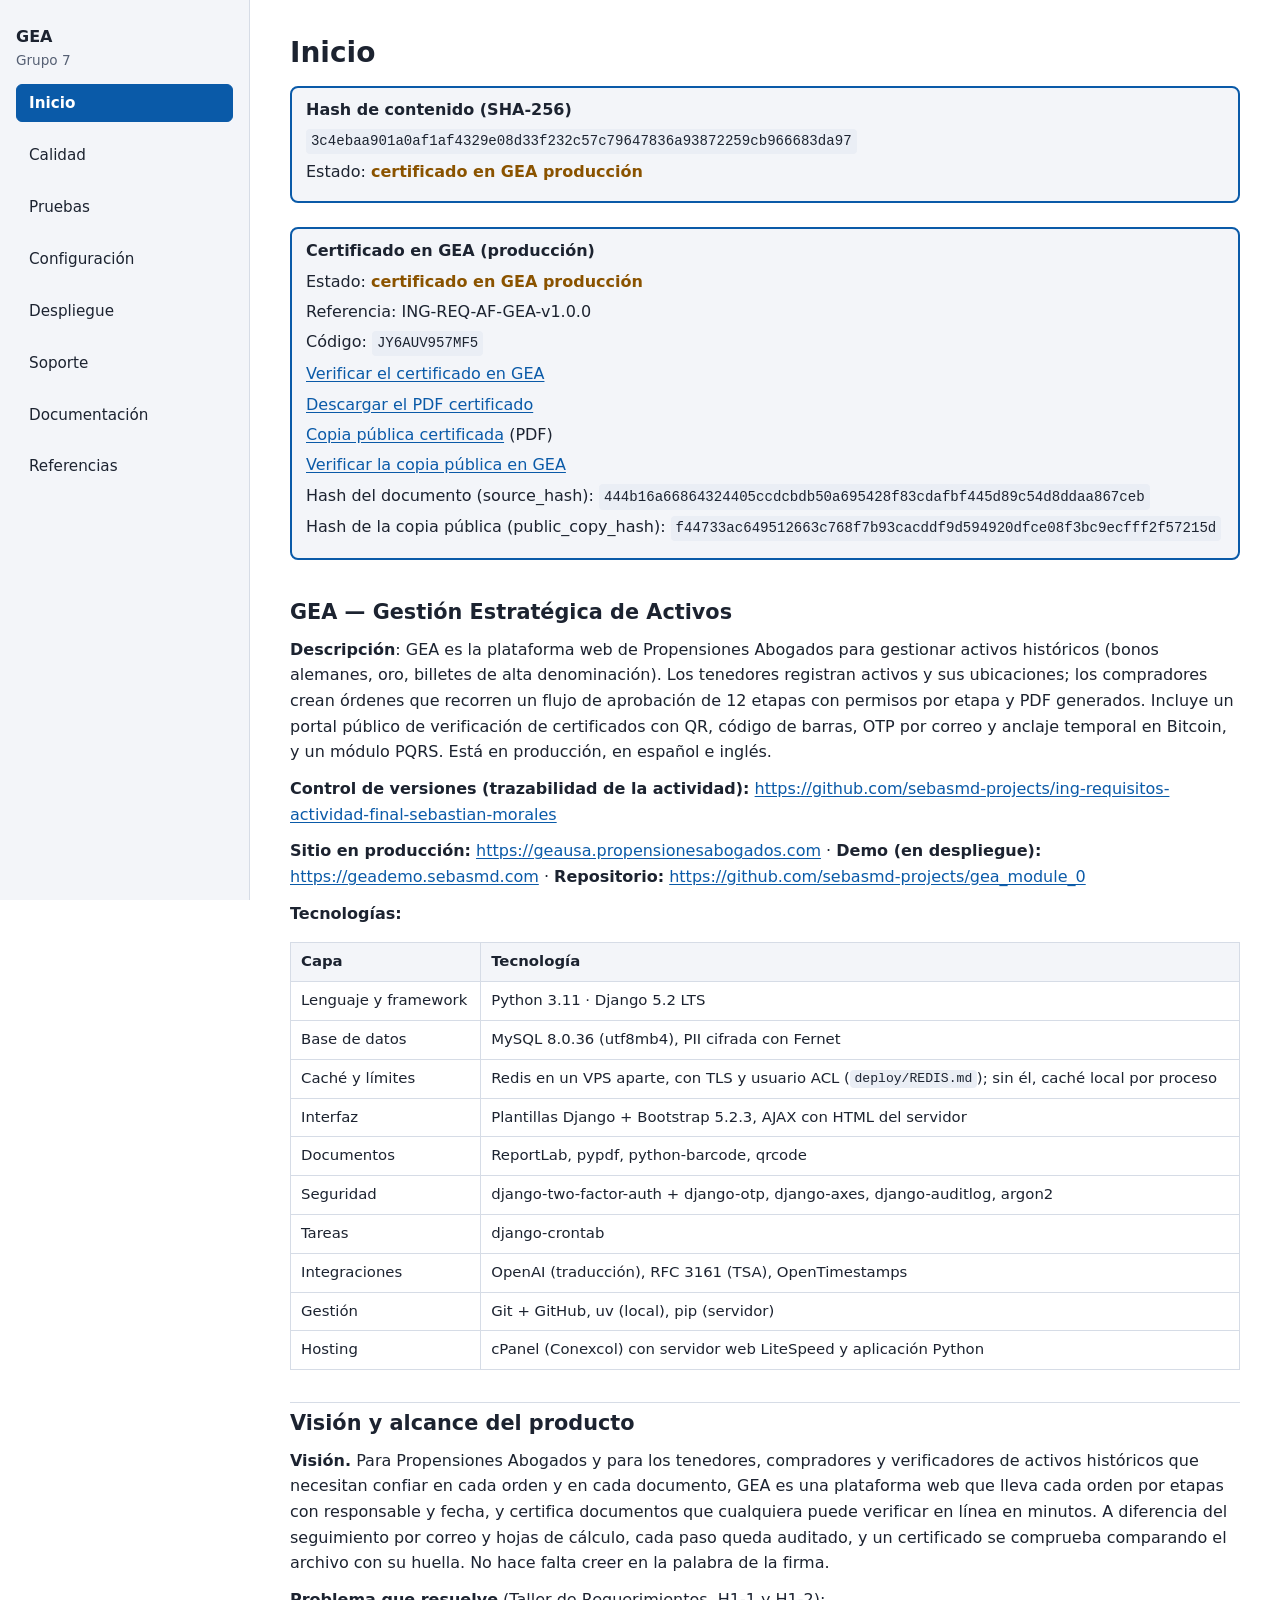
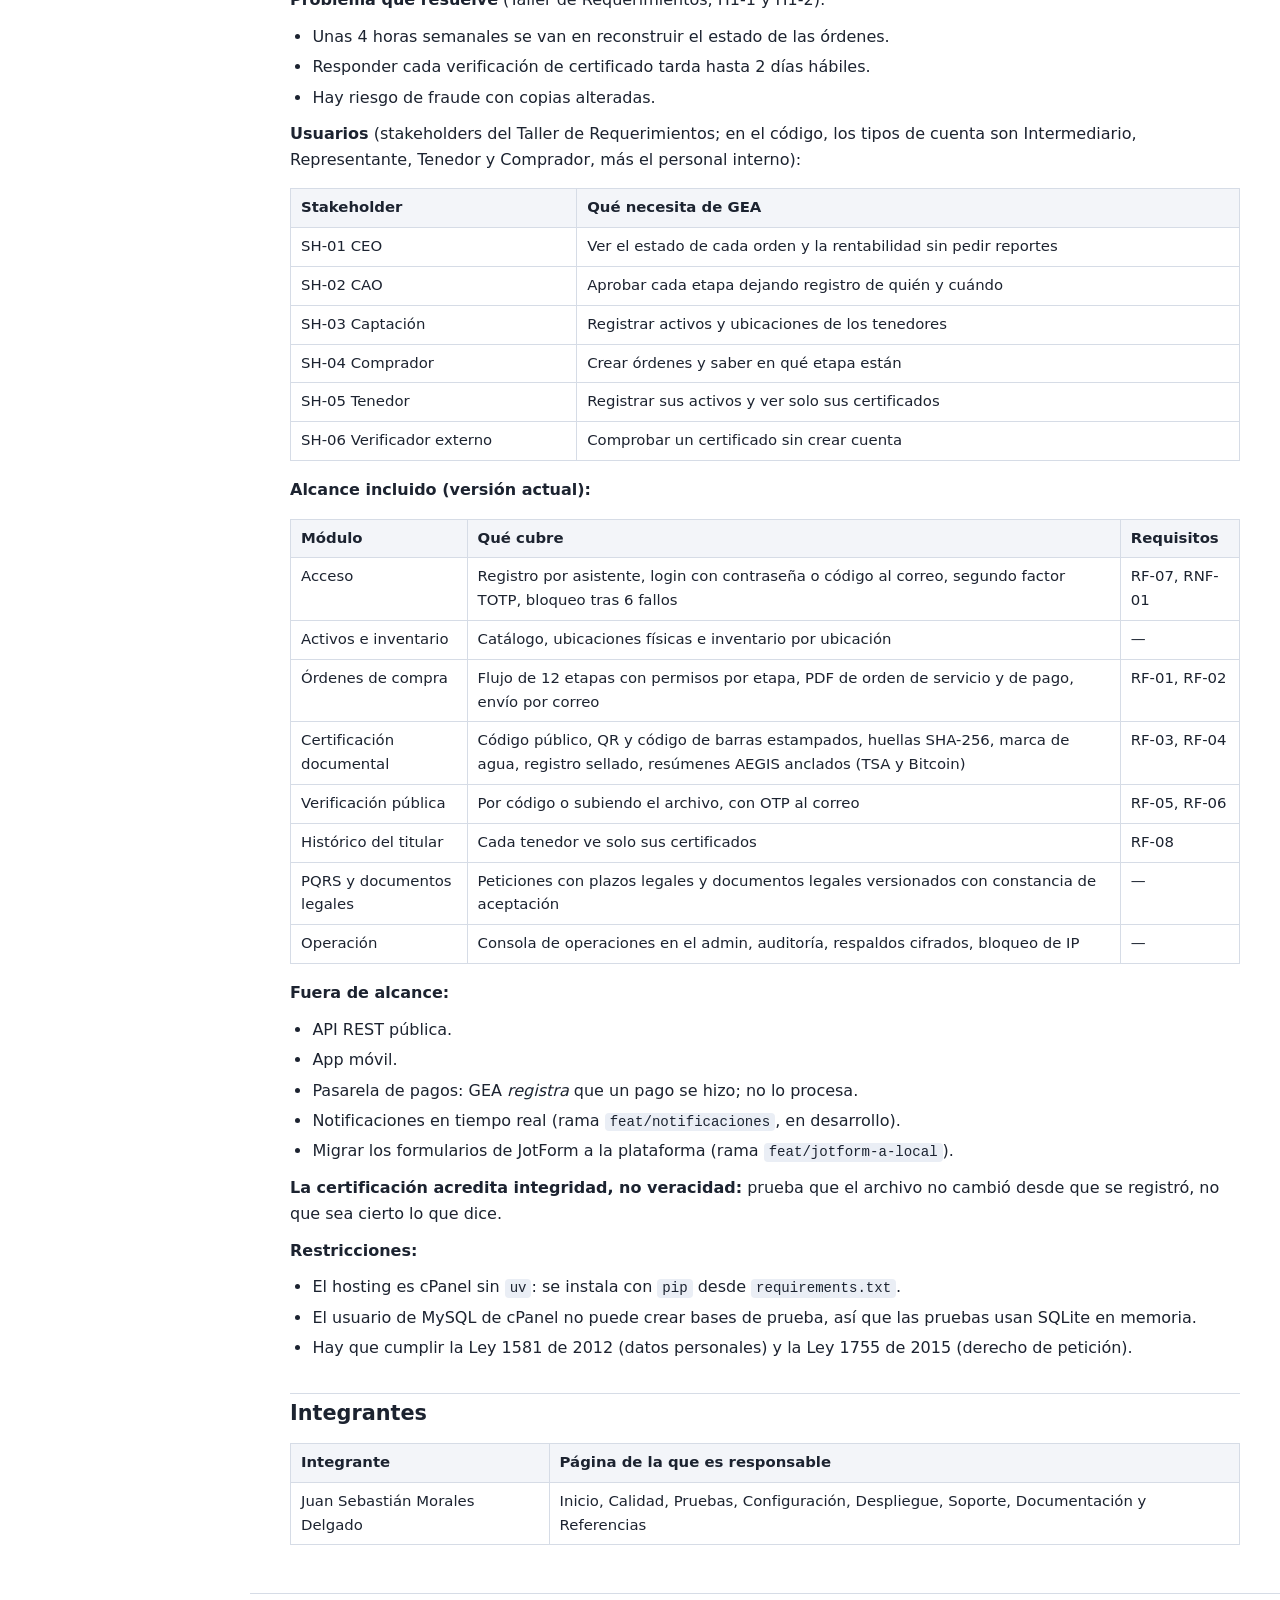
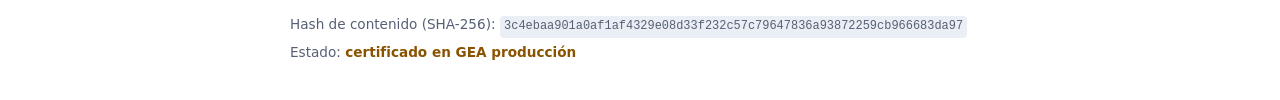
<file: site/index.html>
<!DOCTYPE html>
<html lang="es">
<head>
<meta charset="utf-8">
<meta name="viewport" content="width=device-width, initial-scale=1">
<title>Inicio — GEA Grupo 7</title>
<meta name="description" content="Inicio: GEA — Gestión Estratégica de Activos">
<link rel="stylesheet" href="assets/site.css">
</head>
<body>
<a class="skip" href="#contenido">Saltar al contenido</a>
<div class="layout">
<nav class="site-nav" aria-label="Menú principal">
<p class="brand">GEA<span>Grupo 7</span></p>
<ul>
<li><a class="current" href="index.html" aria-current="page">Inicio</a></li>
<li><a href="calidad.html">Calidad</a></li>
<li><a href="pruebas.html">Pruebas</a></li>
<li><a href="configuracion.html">Configuración</a></li>
<li><a href="despliegue.html">Despliegue</a></li>
<li><a href="soporte.html">Soporte</a></li>
<li><a href="documentacion.html">Documentación</a></li>
<li><a href="referencias.html">Referencias</a></li>
</ul>
</nav>
<div class="page">
<main id="contenido">
<h1>Inicio</h1>
<aside class="hash-box" aria-label="Hash de contenido">
<h2>Hash de contenido (SHA-256)</h2>
<p><code>3c4ebaa901a0af1af4329e08d33f232c57c79647836a93872259cb966683da97</code></p>
<p>Estado: <span class="cert-status">certificado en GEA producción</span></p>
</aside>
<aside class="hash-box cert-box" aria-label="Certificado en GEA (producción)">
<h2>Certificado en GEA (producción)</h2>
<p>Estado: <span class="cert-status">certificado en GEA producción</span></p>
<p>Referencia: ING-REQ-AF-GEA-v1.0.0</p>
<p>Código: <code>JY6AUV957MF5</code></p>
<p><a href="https://geausa.propensionesabogados.com/verify/aegis/asset/certification/42b7ab12-78c3-4af3-8407-54d47de8e767/">Verificar el certificado en GEA</a></p>
<p><a href="cert/GEA_actividad_final.pdf">Descargar el PDF certificado</a></p>
<p><a href="cert/GEA_actividad_final-copia-publica.pdf">Copia pública certificada</a> (PDF)</p>
<p><a href="https://geausa.propensionesabogados.com/api/certificates/external/42b7ab12-78c3-4af3-8407-54d47de8e767/public-copy/">Verificar la copia pública en GEA</a></p>
<p>Hash del documento (source_hash): <code>444b16a66864324405ccdcbdb50a695428f83cdafbf445d89c54d8ddaa867ceb</code></p>
<p>Hash de la copia pública (public_copy_hash): <code>f44733ac649512663c768f7b93cacddf9d594920dfce08f3bc9ecfff2f57215d</code></p>
</aside>
<h2 id="gea-gestion-estrategica-de-activos">GEA — Gestión Estratégica de Activos</h2>
<p><strong>Descripción</strong>: GEA es la plataforma web de Propensiones Abogados para gestionar activos históricos (bonos alemanes, oro, billetes de alta denominación). Los tenedores registran activos y sus ubicaciones; los compradores crean órdenes que recorren un flujo de aprobación de 12 etapas con permisos por etapa y PDF generados. Incluye un portal público de verificación de certificados con QR, código de barras, OTP por correo y anclaje temporal en Bitcoin, y un módulo PQRS. Está en producción, en español e inglés.</p>
<p><strong>Control de versiones (trazabilidad de la actividad):</strong> <a href="https://github.com/sebasmd-projects/ing-requisitos-actividad-final-sebastian-morales">https://github.com/sebasmd-projects/ing-requisitos-actividad-final-sebastian-morales</a></p>
<p><strong>Sitio en producción:</strong> <a href="https://geausa.propensionesabogados.com">https://geausa.propensionesabogados.com</a> · <strong>Demo (en despliegue):</strong> <a href="https://geademo.sebasmd.com">https://geademo.sebasmd.com</a> · <strong>Repositorio:</strong> <a href="https://github.com/sebasmd-projects/gea_module_0">https://github.com/sebasmd-projects/gea_module_0</a></p>
<p><strong>Tecnologías:</strong></p>
<div class="table-wrap"><table><thead><tr><th scope="col">Capa</th><th scope="col">Tecnología</th></tr></thead><tbody><tr><td>Lenguaje y framework</td><td>Python 3.11 · Django 5.2 LTS</td></tr><tr><td>Base de datos</td><td>MySQL 8.0.36 (utf8mb4), PII cifrada con Fernet</td></tr><tr><td>Caché y límites</td><td>Redis en un VPS aparte, con TLS y usuario ACL (<code>deploy/REDIS.md</code>); sin él, caché local por proceso</td></tr><tr><td>Interfaz</td><td>Plantillas Django + Bootstrap 5.2.3, AJAX con HTML del servidor</td></tr><tr><td>Documentos</td><td>ReportLab, pypdf, python-barcode, qrcode</td></tr><tr><td>Seguridad</td><td>django-two-factor-auth + django-otp, django-axes, django-auditlog, argon2</td></tr><tr><td>Tareas</td><td>django-crontab</td></tr><tr><td>Integraciones</td><td>OpenAI (traducción), RFC 3161 (TSA), OpenTimestamps</td></tr><tr><td>Gestión</td><td>Git + GitHub, uv (local), pip (servidor)</td></tr><tr><td>Hosting</td><td>cPanel (Conexcol) con servidor web LiteSpeed y aplicación Python</td></tr></tbody></table></div>
<h2 id="vision-y-alcance-del-producto">Visión y alcance del producto</h2>
<p><strong>Visión.</strong> Para Propensiones Abogados y para los tenedores, compradores y verificadores de activos históricos que necesitan confiar en cada orden y en cada documento, GEA es una plataforma web que lleva cada orden por etapas con responsable y fecha, y certifica documentos que cualquiera puede verificar en línea en minutos. A diferencia del seguimiento por correo y hojas de cálculo, cada paso queda auditado, y un certificado se comprueba comparando el archivo con su huella. No hace falta creer en la palabra de la firma.</p>
<p><strong>Problema que resuelve</strong> (Taller de Requerimientos, H1-1 y H1-2):</p>
<ul><li>Unas 4 horas semanales se van en reconstruir el estado de las órdenes.</li><li>Responder cada verificación de certificado tarda hasta 2 días hábiles.</li><li>Hay riesgo de fraude con copias alteradas.</li></ul>
<p><strong>Usuarios</strong> (stakeholders del Taller de Requerimientos; en el código, los tipos de cuenta son Intermediario, Representante, Tenedor y Comprador, más el personal interno):</p>
<div class="table-wrap"><table><thead><tr><th scope="col">Stakeholder</th><th scope="col">Qué necesita de GEA</th></tr></thead><tbody><tr><td>SH-01 CEO</td><td>Ver el estado de cada orden y la rentabilidad sin pedir reportes</td></tr><tr><td>SH-02 CAO</td><td>Aprobar cada etapa dejando registro de quién y cuándo</td></tr><tr><td>SH-03 Captación</td><td>Registrar activos y ubicaciones de los tenedores</td></tr><tr><td>SH-04 Comprador</td><td>Crear órdenes y saber en qué etapa están</td></tr><tr><td>SH-05 Tenedor</td><td>Registrar sus activos y ver solo sus certificados</td></tr><tr><td>SH-06 Verificador externo</td><td>Comprobar un certificado sin crear cuenta</td></tr></tbody></table></div>
<p><strong>Alcance incluido (versión actual):</strong></p>
<div class="table-wrap"><table><thead><tr><th scope="col">Módulo</th><th scope="col">Qué cubre</th><th scope="col">Requisitos</th></tr></thead><tbody><tr><td>Acceso</td><td>Registro por asistente, login con contraseña o código al correo, segundo factor TOTP, bloqueo tras 6 fallos</td><td>RF-07, RNF-01</td></tr><tr><td>Activos e inventario</td><td>Catálogo, ubicaciones físicas e inventario por ubicación</td><td>—</td></tr><tr><td>Órdenes de compra</td><td>Flujo de 12 etapas con permisos por etapa, PDF de orden de servicio y de pago, envío por correo</td><td>RF-01, RF-02</td></tr><tr><td>Certificación documental</td><td>Código público, QR y código de barras estampados, huellas SHA-256, marca de agua, registro sellado, resúmenes AEGIS anclados (TSA y Bitcoin)</td><td>RF-03, RF-04</td></tr><tr><td>Verificación pública</td><td>Por código o subiendo el archivo, con OTP al correo</td><td>RF-05, RF-06</td></tr><tr><td>Histórico del titular</td><td>Cada tenedor ve solo sus certificados</td><td>RF-08</td></tr><tr><td>PQRS y documentos legales</td><td>Peticiones con plazos legales y documentos legales versionados con constancia de aceptación</td><td>—</td></tr><tr><td>Operación</td><td>Consola de operaciones en el admin, auditoría, respaldos cifrados, bloqueo de IP</td><td>—</td></tr></tbody></table></div>
<p><strong>Fuera de alcance:</strong></p>
<ul><li>API REST pública.</li><li>App móvil.</li><li>Pasarela de pagos: GEA <em>registra</em> que un pago se hizo; no lo procesa.</li><li>Notificaciones en tiempo real (rama <code>feat/notificaciones</code>, en desarrollo).</li><li>Migrar los formularios de JotForm a la plataforma (rama <code>feat/jotform-a-local</code>).</li></ul>
<p><strong>La certificación acredita integridad, no veracidad:</strong> prueba que el archivo no cambió desde que se registró, no que sea cierto lo que dice.</p>
<p><strong>Restricciones:</strong></p>
<ul><li>El hosting es cPanel sin <code>uv</code>: se instala con <code>pip</code> desde <code>requirements.txt</code>.</li><li>El usuario de MySQL de cPanel no puede crear bases de prueba, así que las pruebas usan SQLite en memoria.</li><li>Hay que cumplir la Ley 1581 de 2012 (datos personales) y la Ley 1755 de 2015 (derecho de petición).</li></ul>
<h2 id="integrantes">Integrantes</h2>
<div class="table-wrap"><table><thead><tr><th scope="col">Integrante</th><th scope="col">Página de la que es responsable</th></tr></thead><tbody><tr><td>Juan Sebastián Morales Delgado</td><td>Inicio, Calidad, Pruebas, Configuración, Despliegue, Soporte, Documentación y Referencias</td></tr></tbody></table></div>
</main>
<footer class="site-footer">
<p>Hash de contenido (SHA-256): <code>3c4ebaa901a0af1af4329e08d33f232c57c79647836a93872259cb966683da97</code></p>
<p>Estado: <span class="cert-status">certificado en GEA producción</span></p>
</footer>
</div>
</div>
</body>
</html>
</file>
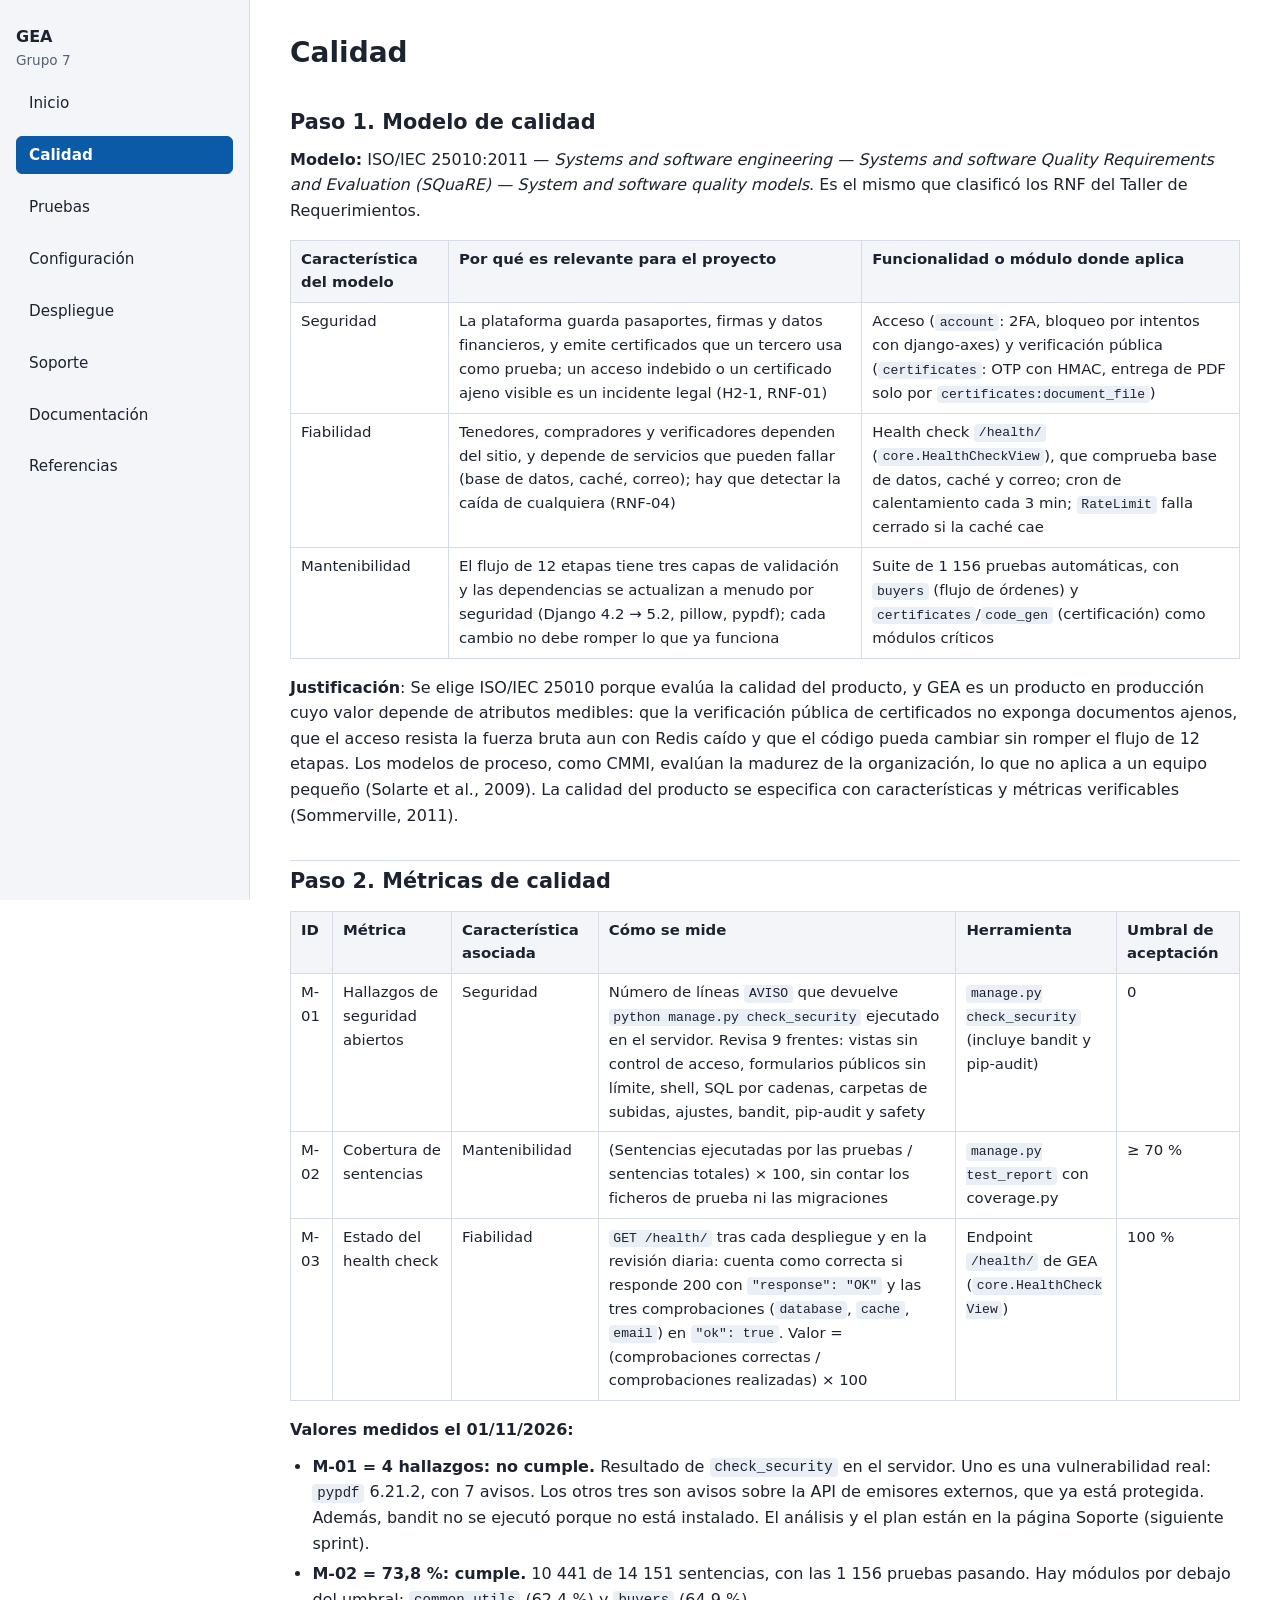
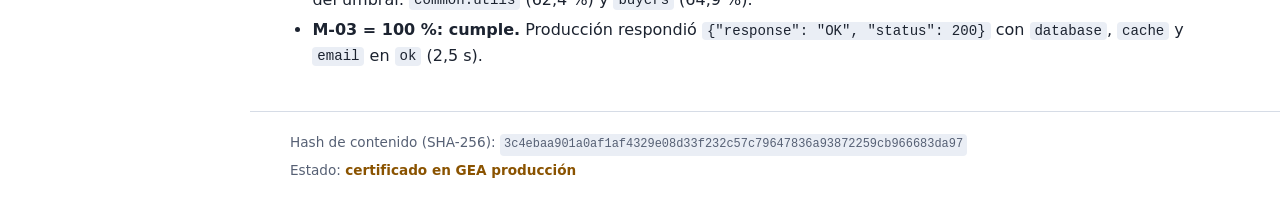
<file: site/calidad.html>
<!DOCTYPE html>
<html lang="es">
<head>
<meta charset="utf-8">
<meta name="viewport" content="width=device-width, initial-scale=1">
<title>Calidad — GEA Grupo 7</title>
<meta name="description" content="Calidad: GEA — Gestión Estratégica de Activos">
<link rel="stylesheet" href="assets/site.css">
</head>
<body>
<a class="skip" href="#contenido">Saltar al contenido</a>
<div class="layout">
<nav class="site-nav" aria-label="Menú principal">
<p class="brand">GEA<span>Grupo 7</span></p>
<ul>
<li><a href="index.html">Inicio</a></li>
<li><a class="current" href="calidad.html" aria-current="page">Calidad</a></li>
<li><a href="pruebas.html">Pruebas</a></li>
<li><a href="configuracion.html">Configuración</a></li>
<li><a href="despliegue.html">Despliegue</a></li>
<li><a href="soporte.html">Soporte</a></li>
<li><a href="documentacion.html">Documentación</a></li>
<li><a href="referencias.html">Referencias</a></li>
</ul>
</nav>
<div class="page">
<main id="contenido">
<h1>Calidad</h1>
<h2 id="paso-1-modelo-de-calidad">Paso 1. Modelo de calidad</h2>
<p><strong>Modelo:</strong> ISO/IEC 25010:2011 — <em>Systems and software engineering — Systems and software Quality Requirements and Evaluation (SQuaRE) — System and software quality models</em>. Es el mismo que clasificó los RNF del Taller de Requerimientos.</p>
<div class="table-wrap"><table><thead><tr><th scope="col">Característica del modelo</th><th scope="col">Por qué es relevante para el proyecto</th><th scope="col">Funcionalidad o módulo donde aplica</th></tr></thead><tbody><tr><td>Seguridad</td><td>La plataforma guarda pasaportes, firmas y datos financieros, y emite certificados que un tercero usa como prueba; un acceso indebido o un certificado ajeno visible es un incidente legal (H2-1, RNF-01)</td><td>Acceso (<code>account</code>: 2FA, bloqueo por intentos con django-axes) y verificación pública (<code>certificates</code>: OTP con HMAC, entrega de PDF solo por <code>certificates:document_file</code>)</td></tr><tr><td>Fiabilidad</td><td>Tenedores, compradores y verificadores dependen del sitio, y depende de servicios que pueden fallar (base de datos, caché, correo); hay que detectar la caída de cualquiera (RNF-04)</td><td>Health check <code>/health/</code> (<code>core.HealthCheckView</code>), que comprueba base de datos, caché y correo; cron de calentamiento cada 3 min; <code>RateLimit</code> falla cerrado si la caché cae</td></tr><tr><td>Mantenibilidad</td><td>El flujo de 12 etapas tiene tres capas de validación y las dependencias se actualizan a menudo por seguridad (Django 4.2 → 5.2, pillow, pypdf); cada cambio no debe romper lo que ya funciona</td><td>Suite de 1 156 pruebas automáticas, con <code>buyers</code> (flujo de órdenes) y <code>certificates</code>/<code>code_gen</code> (certificación) como módulos críticos</td></tr></tbody></table></div>
<p><strong>Justificación</strong>: Se elige ISO/IEC 25010 porque evalúa la calidad del producto, y GEA es un producto en producción cuyo valor depende de atributos medibles: que la verificación pública de certificados no exponga documentos ajenos, que el acceso resista la fuerza bruta aun con Redis caído y que el código pueda cambiar sin romper el flujo de 12 etapas. Los modelos de proceso, como CMMI, evalúan la madurez de la organización, lo que no aplica a un equipo pequeño (Solarte et al., 2009). La calidad del producto se especifica con características y métricas verificables (Sommerville, 2011).</p>
<h2 id="paso-2-metricas-de-calidad">Paso 2. Métricas de calidad</h2>
<div class="table-wrap"><table><thead><tr><th scope="col">ID</th><th scope="col">Métrica</th><th scope="col">Característica asociada</th><th scope="col">Cómo se mide</th><th scope="col">Herramienta</th><th scope="col">Umbral de aceptación</th></tr></thead><tbody><tr><td>M-01</td><td>Hallazgos de seguridad abiertos</td><td>Seguridad</td><td>Número de líneas <code>AVISO</code> que devuelve <code>python manage.py check_security</code> ejecutado en el servidor. Revisa 9 frentes: vistas sin control de acceso, formularios públicos sin límite, shell, SQL por cadenas, carpetas de subidas, ajustes, bandit, pip-audit y safety</td><td><code>manage.py check_security</code> (incluye bandit y pip-audit)</td><td>0</td></tr><tr><td>M-02</td><td>Cobertura de sentencias</td><td>Mantenibilidad</td><td>(Sentencias ejecutadas por las pruebas / sentencias totales) × 100, sin contar los ficheros de prueba ni las migraciones</td><td><code>manage.py test_report</code> con coverage.py</td><td>≥ 70 %</td></tr><tr><td>M-03</td><td>Estado del health check</td><td>Fiabilidad</td><td><code>GET /health/</code> tras cada despliegue y en la revisión diaria: cuenta como correcta si responde 200 con <code>"response": "OK"</code> y las tres comprobaciones (<code>database</code>, <code>cache</code>, <code>email</code>) en <code>"ok": true</code>. Valor = (comprobaciones correctas / comprobaciones realizadas) × 100</td><td>Endpoint <code>/health/</code> de GEA (<code>core.HealthCheckView</code>)</td><td>100 %</td></tr></tbody></table></div>
<p><strong>Valores medidos el 01/11/2026:</strong></p>
<ul><li><strong>M-01 = 4 hallazgos: no cumple.</strong> Resultado de <code>check_security</code> en el servidor. Uno es una vulnerabilidad real: <code>pypdf</code> 6.21.2, con 7 avisos. Los otros tres son avisos sobre la API de emisores externos, que ya está protegida. Además, bandit no se ejecutó porque no está instalado. El análisis y el plan están en la página Soporte (siguiente sprint).</li><li><strong>M-02 = 73,8 %: cumple.</strong> 10 441 de 14 151 sentencias, con las 1 156 pruebas pasando. Hay módulos por debajo del umbral: <code>common.utils</code> (62,4 %) y <code>buyers</code> (64,9 %).</li><li><strong>M-03 = 100 %: cumple.</strong> Producción respondió <code>{"response": "OK", "status": 200}</code> con <code>database</code>, <code>cache</code> y <code>email</code> en <code>ok</code> (2,5 s).</li></ul>
</main>
<footer class="site-footer">
<p>Hash de contenido (SHA-256): <code>3c4ebaa901a0af1af4329e08d33f232c57c79647836a93872259cb966683da97</code></p>
<p>Estado: <span class="cert-status">certificado en GEA producción</span></p>
</footer>
</div>
</div>
</body>
</html>
</file>
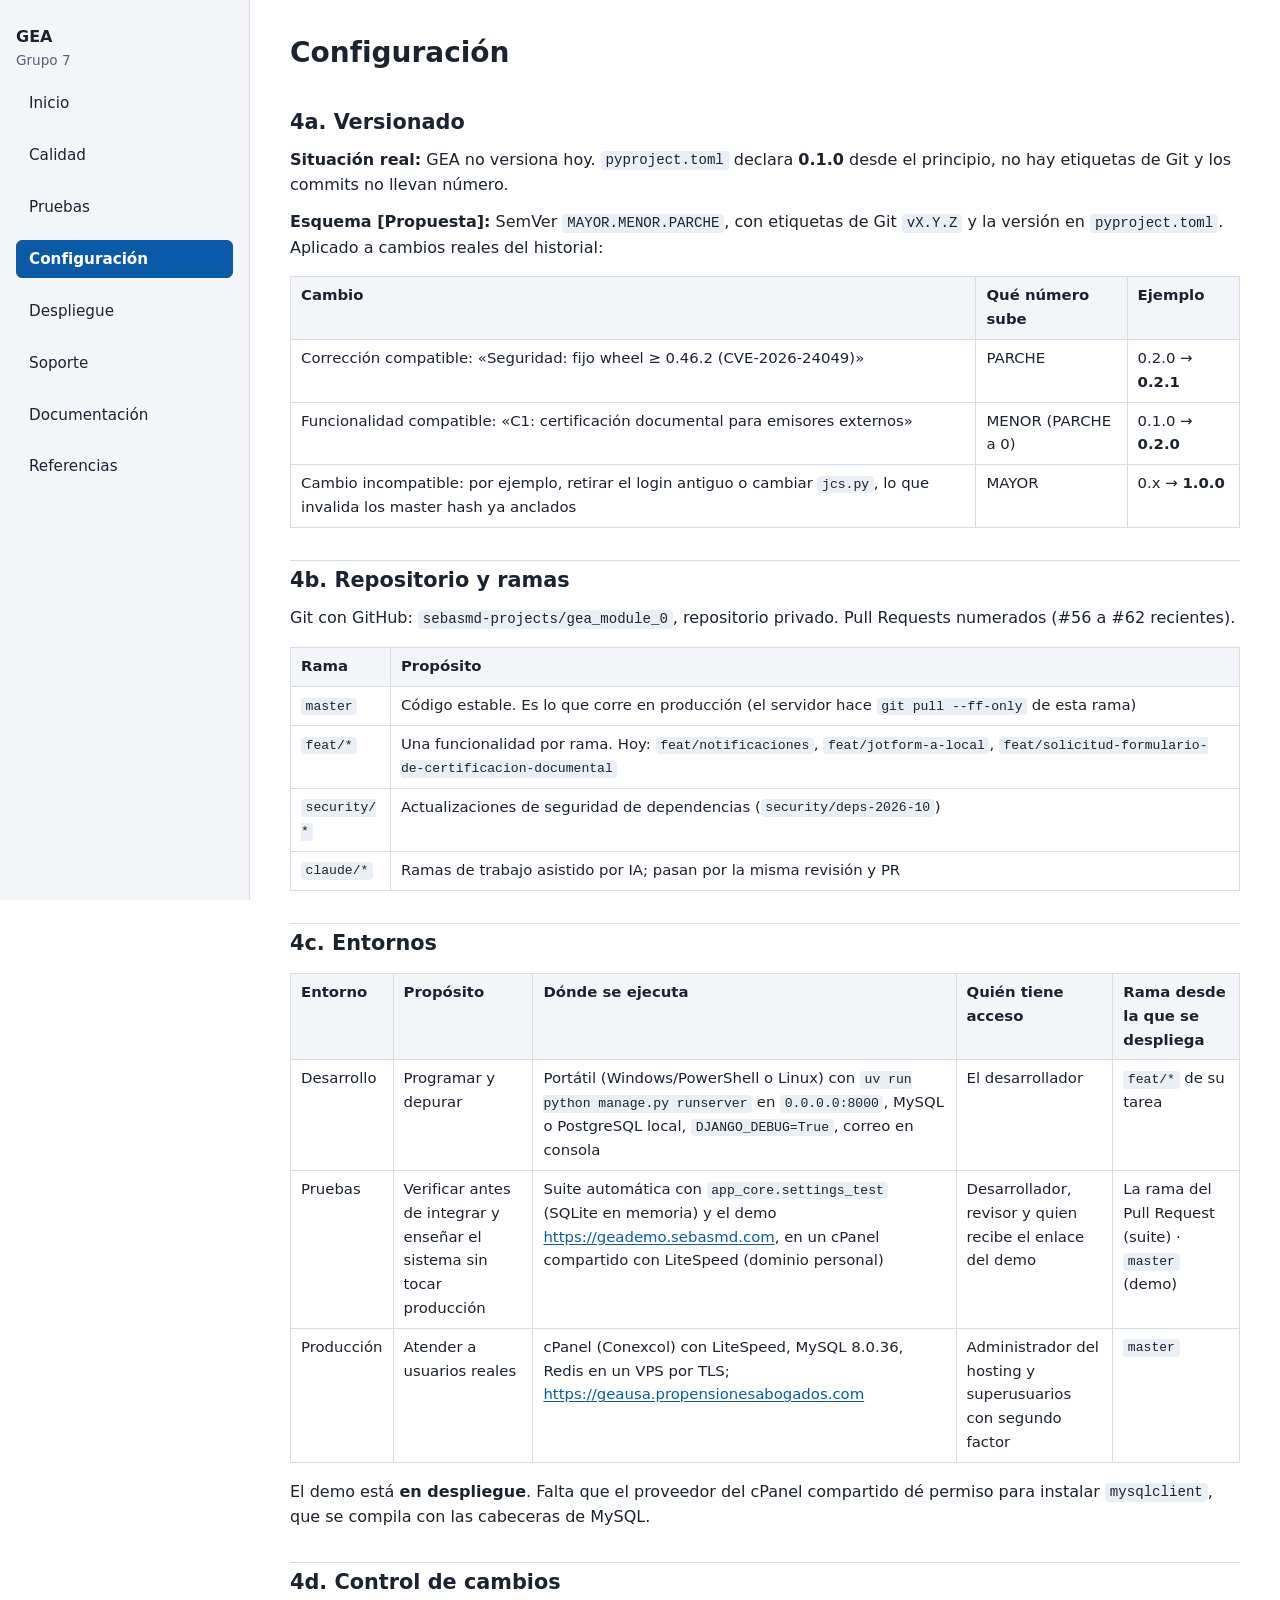
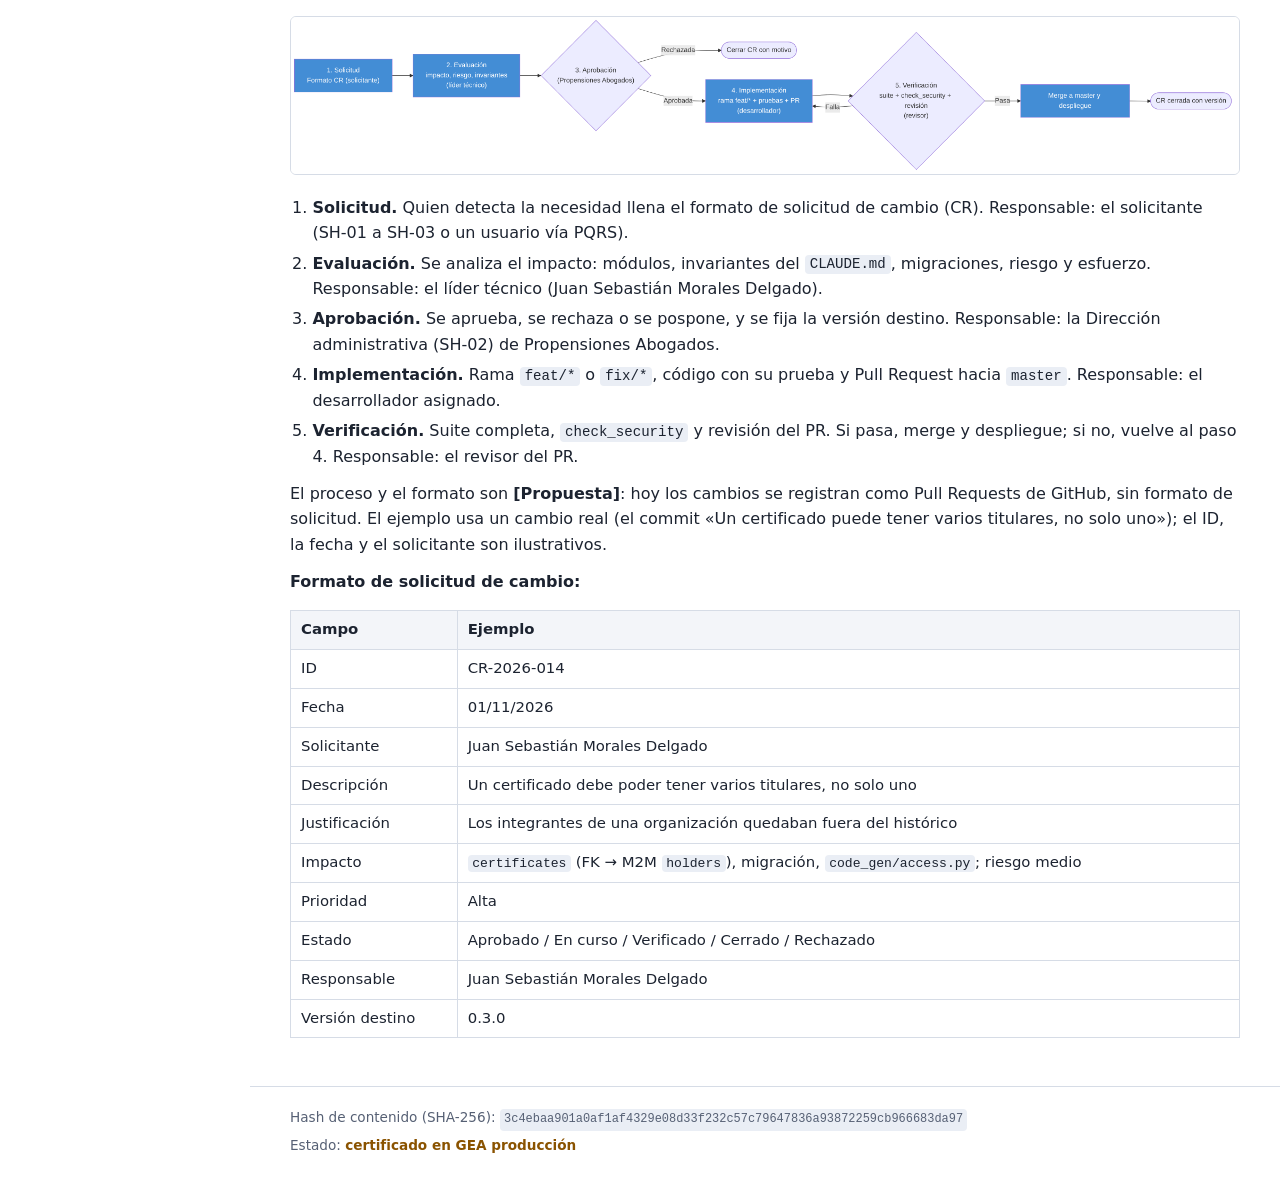
<file: site/configuracion.html>
<!DOCTYPE html>
<html lang="es">
<head>
<meta charset="utf-8">
<meta name="viewport" content="width=device-width, initial-scale=1">
<title>Configuración — GEA Grupo 7</title>
<meta name="description" content="Configuración: GEA — Gestión Estratégica de Activos">
<link rel="stylesheet" href="assets/site.css">
</head>
<body>
<a class="skip" href="#contenido">Saltar al contenido</a>
<div class="layout">
<nav class="site-nav" aria-label="Menú principal">
<p class="brand">GEA<span>Grupo 7</span></p>
<ul>
<li><a href="index.html">Inicio</a></li>
<li><a href="calidad.html">Calidad</a></li>
<li><a href="pruebas.html">Pruebas</a></li>
<li><a class="current" href="configuracion.html" aria-current="page">Configuración</a></li>
<li><a href="despliegue.html">Despliegue</a></li>
<li><a href="soporte.html">Soporte</a></li>
<li><a href="documentacion.html">Documentación</a></li>
<li><a href="referencias.html">Referencias</a></li>
</ul>
</nav>
<div class="page">
<main id="contenido">
<h1>Configuración</h1>
<h2 id="4a-versionado">4a. Versionado</h2>
<p><strong>Situación real:</strong> GEA no versiona hoy. <code>pyproject.toml</code> declara <strong>0.1.0</strong> desde el principio, no hay etiquetas de Git y los commits no llevan número.</p>
<p><strong>Esquema [Propuesta]:</strong> SemVer <code>MAYOR.MENOR.PARCHE</code>, con etiquetas de Git <code>vX.Y.Z</code> y la versión en <code>pyproject.toml</code>. Aplicado a cambios reales del historial:</p>
<div class="table-wrap"><table><thead><tr><th scope="col">Cambio</th><th scope="col">Qué número sube</th><th scope="col">Ejemplo</th></tr></thead><tbody><tr><td>Corrección compatible: «Seguridad: fijo wheel ≥ 0.46.2 (CVE-2026-24049)»</td><td>PARCHE</td><td>0.2.0 → <strong>0.2.1</strong></td></tr><tr><td>Funcionalidad compatible: «C1: certificación documental para emisores externos»</td><td>MENOR (PARCHE a 0)</td><td>0.1.0 → <strong>0.2.0</strong></td></tr><tr><td>Cambio incompatible: por ejemplo, retirar el login antiguo o cambiar <code>jcs.py</code>, lo que invalida los master hash ya anclados</td><td>MAYOR</td><td>0.x → <strong>1.0.0</strong></td></tr></tbody></table></div>
<h2 id="4b-repositorio-y-ramas">4b. Repositorio y ramas</h2>
<p>Git con GitHub: <code>sebasmd-projects/gea_module_0</code>, repositorio privado. Pull Requests numerados (#56 a #62 recientes).</p>
<div class="table-wrap"><table><thead><tr><th scope="col">Rama</th><th scope="col">Propósito</th></tr></thead><tbody><tr><td><code>master</code></td><td>Código estable. Es lo que corre en producción (el servidor hace <code>git pull --ff-only</code> de esta rama)</td></tr><tr><td><code>feat/*</code></td><td>Una funcionalidad por rama. Hoy: <code>feat/notificaciones</code>, <code>feat/jotform-a-local</code>, <code>feat/solicitud-formulario-de-certificacion-documental</code></td></tr><tr><td><code>security/*</code></td><td>Actualizaciones de seguridad de dependencias (<code>security/deps-2026-10</code>)</td></tr><tr><td><code>claude/*</code></td><td>Ramas de trabajo asistido por IA; pasan por la misma revisión y PR</td></tr></tbody></table></div>
<h2 id="4c-entornos">4c. Entornos</h2>
<div class="table-wrap"><table><thead><tr><th scope="col">Entorno</th><th scope="col">Propósito</th><th scope="col">Dónde se ejecuta</th><th scope="col">Quién tiene acceso</th><th scope="col">Rama desde la que se despliega</th></tr></thead><tbody><tr><td>Desarrollo</td><td>Programar y depurar</td><td>Portátil (Windows/PowerShell o Linux) con <code>uv run python manage.py runserver</code> en <code>0.0.0.0:8000</code>, MySQL o PostgreSQL local, <code>DJANGO_DEBUG=True</code>, correo en consola</td><td>El desarrollador</td><td><code>feat/*</code> de su tarea</td></tr><tr><td>Pruebas</td><td>Verificar antes de integrar y enseñar el sistema sin tocar producción</td><td>Suite automática con <code>app_core.settings_test</code> (SQLite en memoria) y el demo <a href="https://geademo.sebasmd.com">https://geademo.sebasmd.com</a>, en un cPanel compartido con LiteSpeed (dominio personal)</td><td>Desarrollador, revisor y quien recibe el enlace del demo</td><td>La rama del Pull Request (suite) · <code>master</code> (demo)</td></tr><tr><td>Producción</td><td>Atender a usuarios reales</td><td>cPanel (Conexcol) con LiteSpeed, MySQL 8.0.36, Redis en un VPS por TLS; <a href="https://geausa.propensionesabogados.com">https://geausa.propensionesabogados.com</a></td><td>Administrador del hosting y superusuarios con segundo factor</td><td><code>master</code></td></tr></tbody></table></div>
<p>El demo está <strong>en despliegue</strong>. Falta que el proveedor del cPanel compartido dé permiso para instalar <code>mysqlclient</code>, que se compila con las cabeceras de MySQL.</p>
<h2 id="4d-control-de-cambios">4d. Control de cambios</h2>
<figure><a href="img/10-flujo-control-cambios.png"><img src="img/10-flujo-control-cambios.png" alt="10 flujo control cambios" width="3568" height="588" loading="lazy"></a></figure>
<ol><li><strong>Solicitud.</strong> Quien detecta la necesidad llena el formato de solicitud de cambio (CR). Responsable: el solicitante (SH-01 a SH-03 o un usuario vía PQRS).</li><li><strong>Evaluación.</strong> Se analiza el impacto: módulos, invariantes del <code>CLAUDE.md</code>, migraciones, riesgo y esfuerzo. Responsable: el líder técnico (Juan Sebastián Morales Delgado).</li><li><strong>Aprobación.</strong> Se aprueba, se rechaza o se pospone, y se fija la versión destino. Responsable: la Dirección administrativa (SH-02) de Propensiones Abogados.</li><li><strong>Implementación.</strong> Rama <code>feat/*</code> o <code>fix/*</code>, código con su prueba y Pull Request hacia <code>master</code>. Responsable: el desarrollador asignado.</li><li><strong>Verificación.</strong> Suite completa, <code>check_security</code> y revisión del PR. Si pasa, merge y despliegue; si no, vuelve al paso 4. Responsable: el revisor del PR.</li></ol>
<p>El proceso y el formato son <strong>[Propuesta]</strong>: hoy los cambios se registran como Pull Requests de GitHub, sin formato de solicitud. El ejemplo usa un cambio real (el commit «Un certificado puede tener varios titulares, no solo uno»); el ID, la fecha y el solicitante son ilustrativos.</p>
<p><strong>Formato de solicitud de cambio:</strong></p>
<div class="table-wrap"><table><thead><tr><th scope="col">Campo</th><th scope="col">Ejemplo</th></tr></thead><tbody><tr><td>ID</td><td>CR-2026-014</td></tr><tr><td>Fecha</td><td>01/11/2026</td></tr><tr><td>Solicitante</td><td>Juan Sebastián Morales Delgado</td></tr><tr><td>Descripción</td><td>Un certificado debe poder tener varios titulares, no solo uno</td></tr><tr><td>Justificación</td><td>Los integrantes de una organización quedaban fuera del histórico</td></tr><tr><td>Impacto</td><td><code>certificates</code> (FK → M2M <code>holders</code>), migración, <code>code_gen/access.py</code>; riesgo medio</td></tr><tr><td>Prioridad</td><td>Alta</td></tr><tr><td>Estado</td><td>Aprobado / En curso / Verificado / Cerrado / Rechazado</td></tr><tr><td>Responsable</td><td>Juan Sebastián Morales Delgado</td></tr><tr><td>Versión destino</td><td>0.3.0</td></tr></tbody></table></div>
</main>
<footer class="site-footer">
<p>Hash de contenido (SHA-256): <code>3c4ebaa901a0af1af4329e08d33f232c57c79647836a93872259cb966683da97</code></p>
<p>Estado: <span class="cert-status">certificado en GEA producción</span></p>
</footer>
</div>
</div>
</body>
</html>
</file>
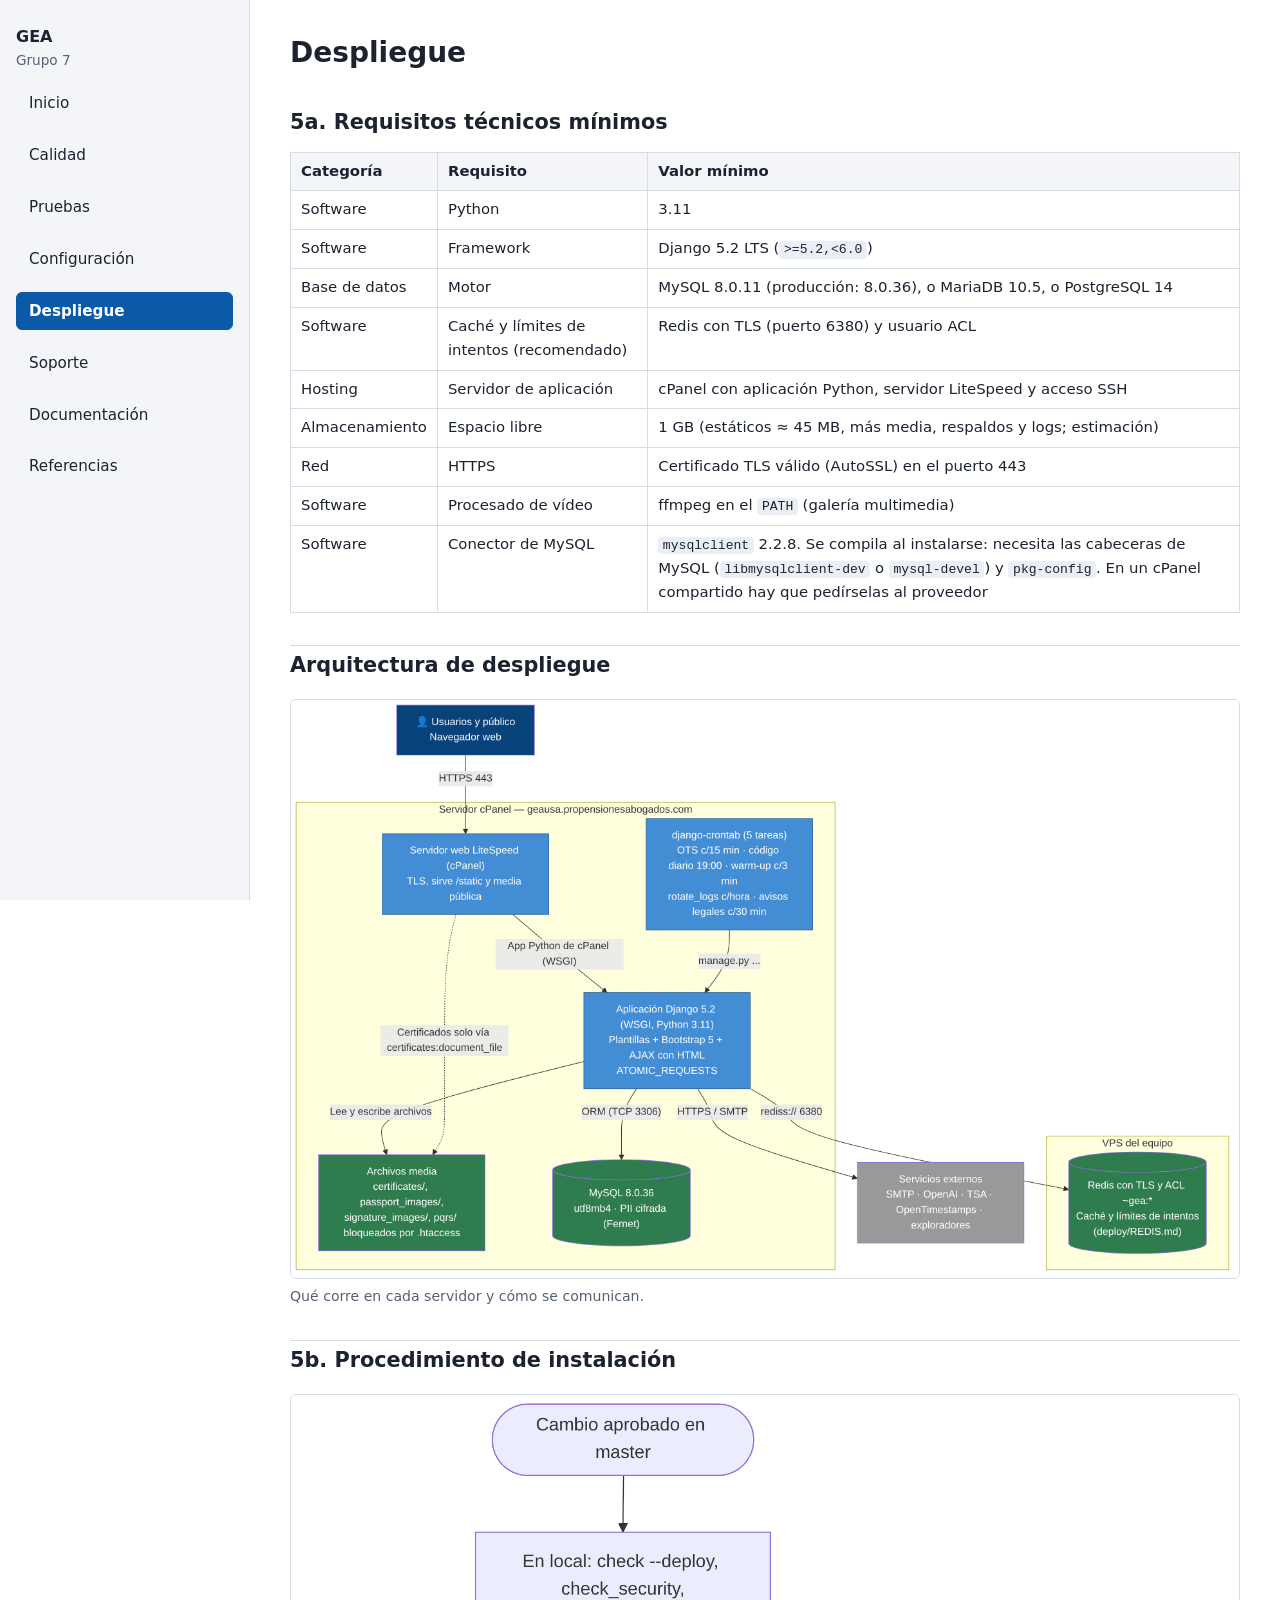
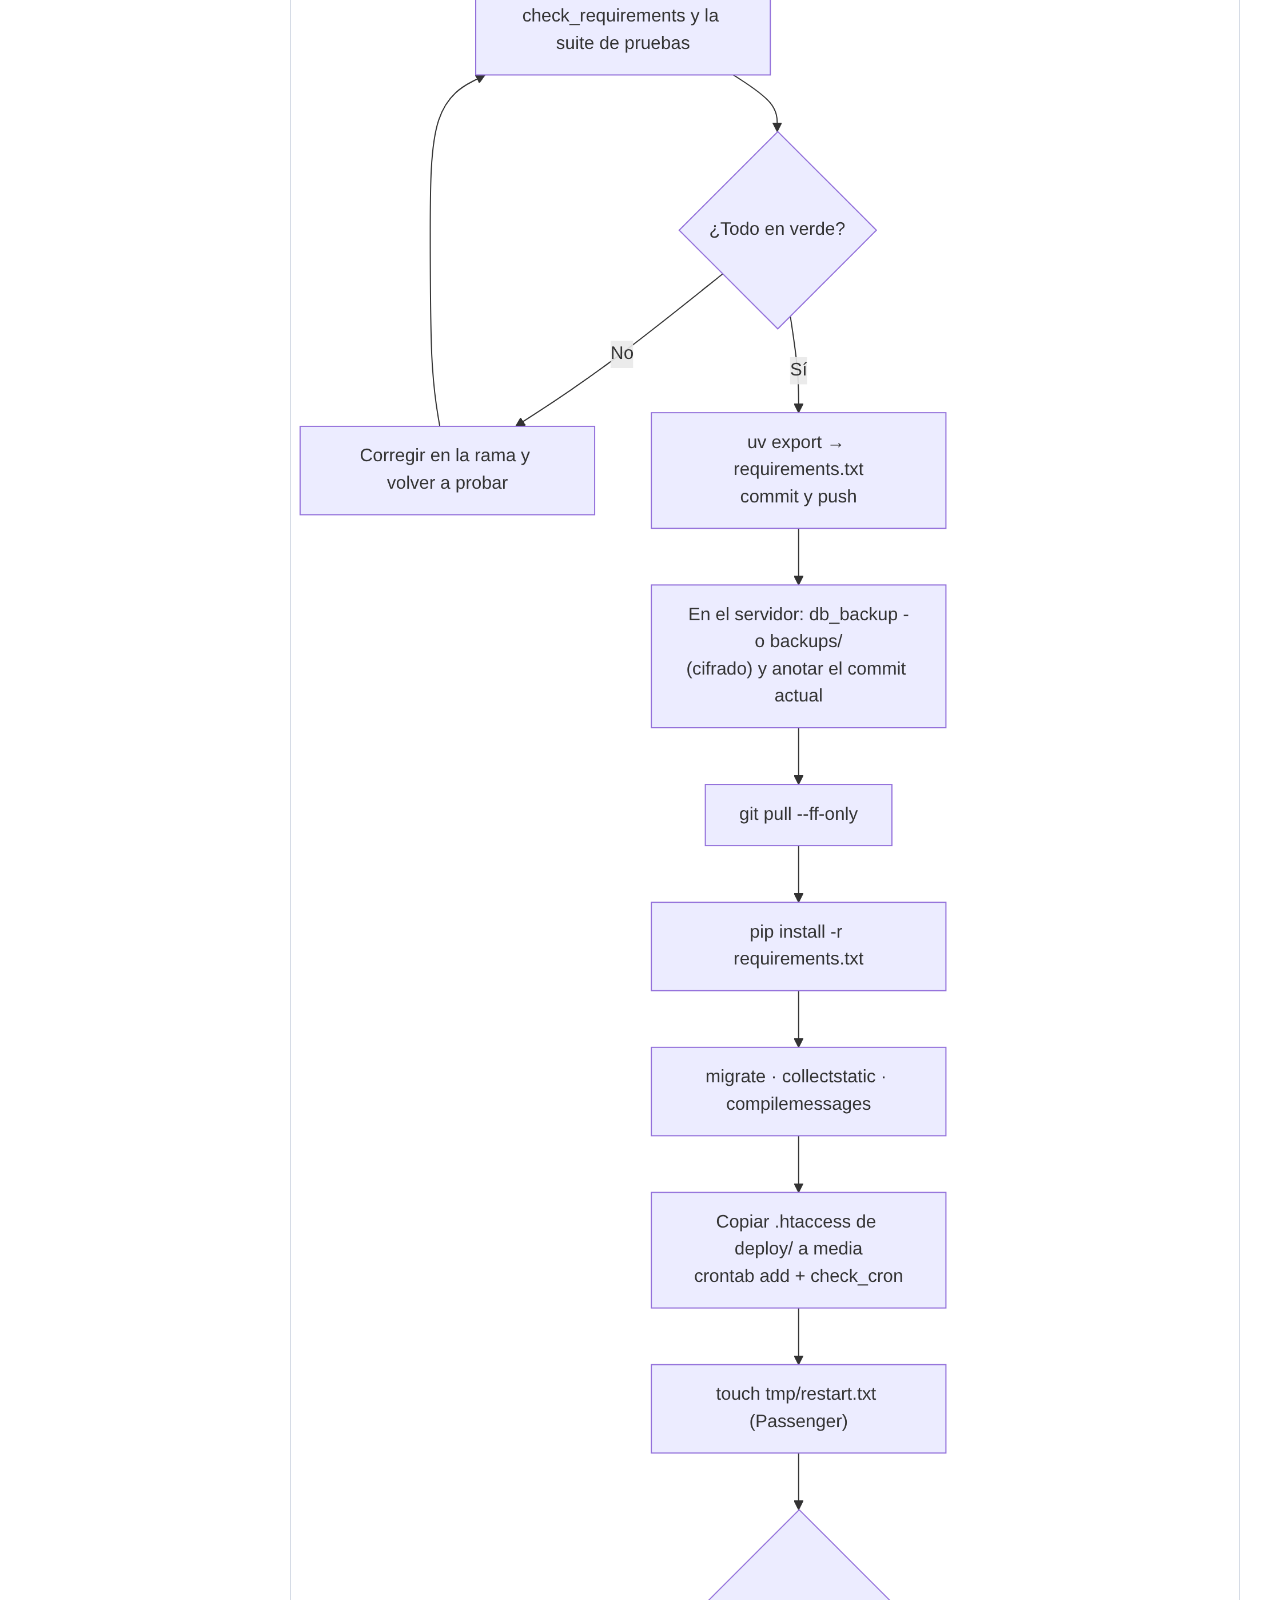
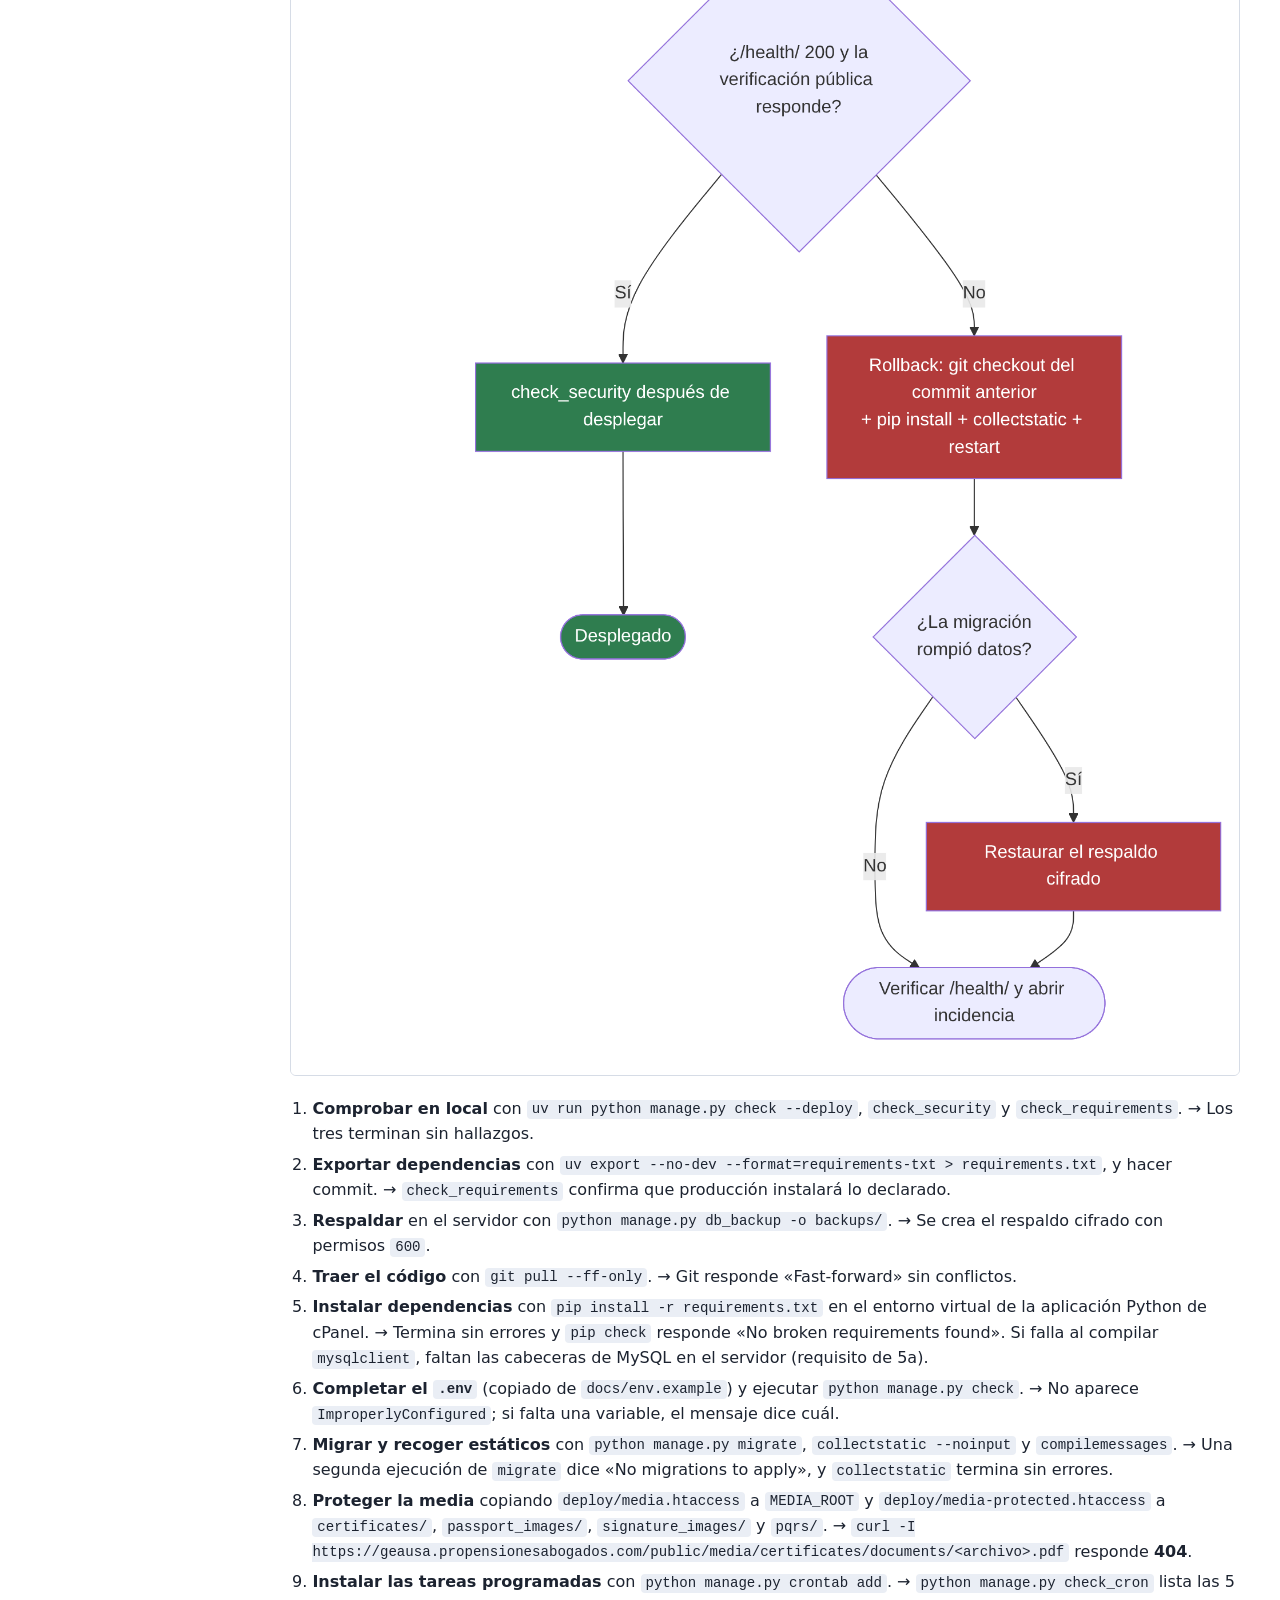
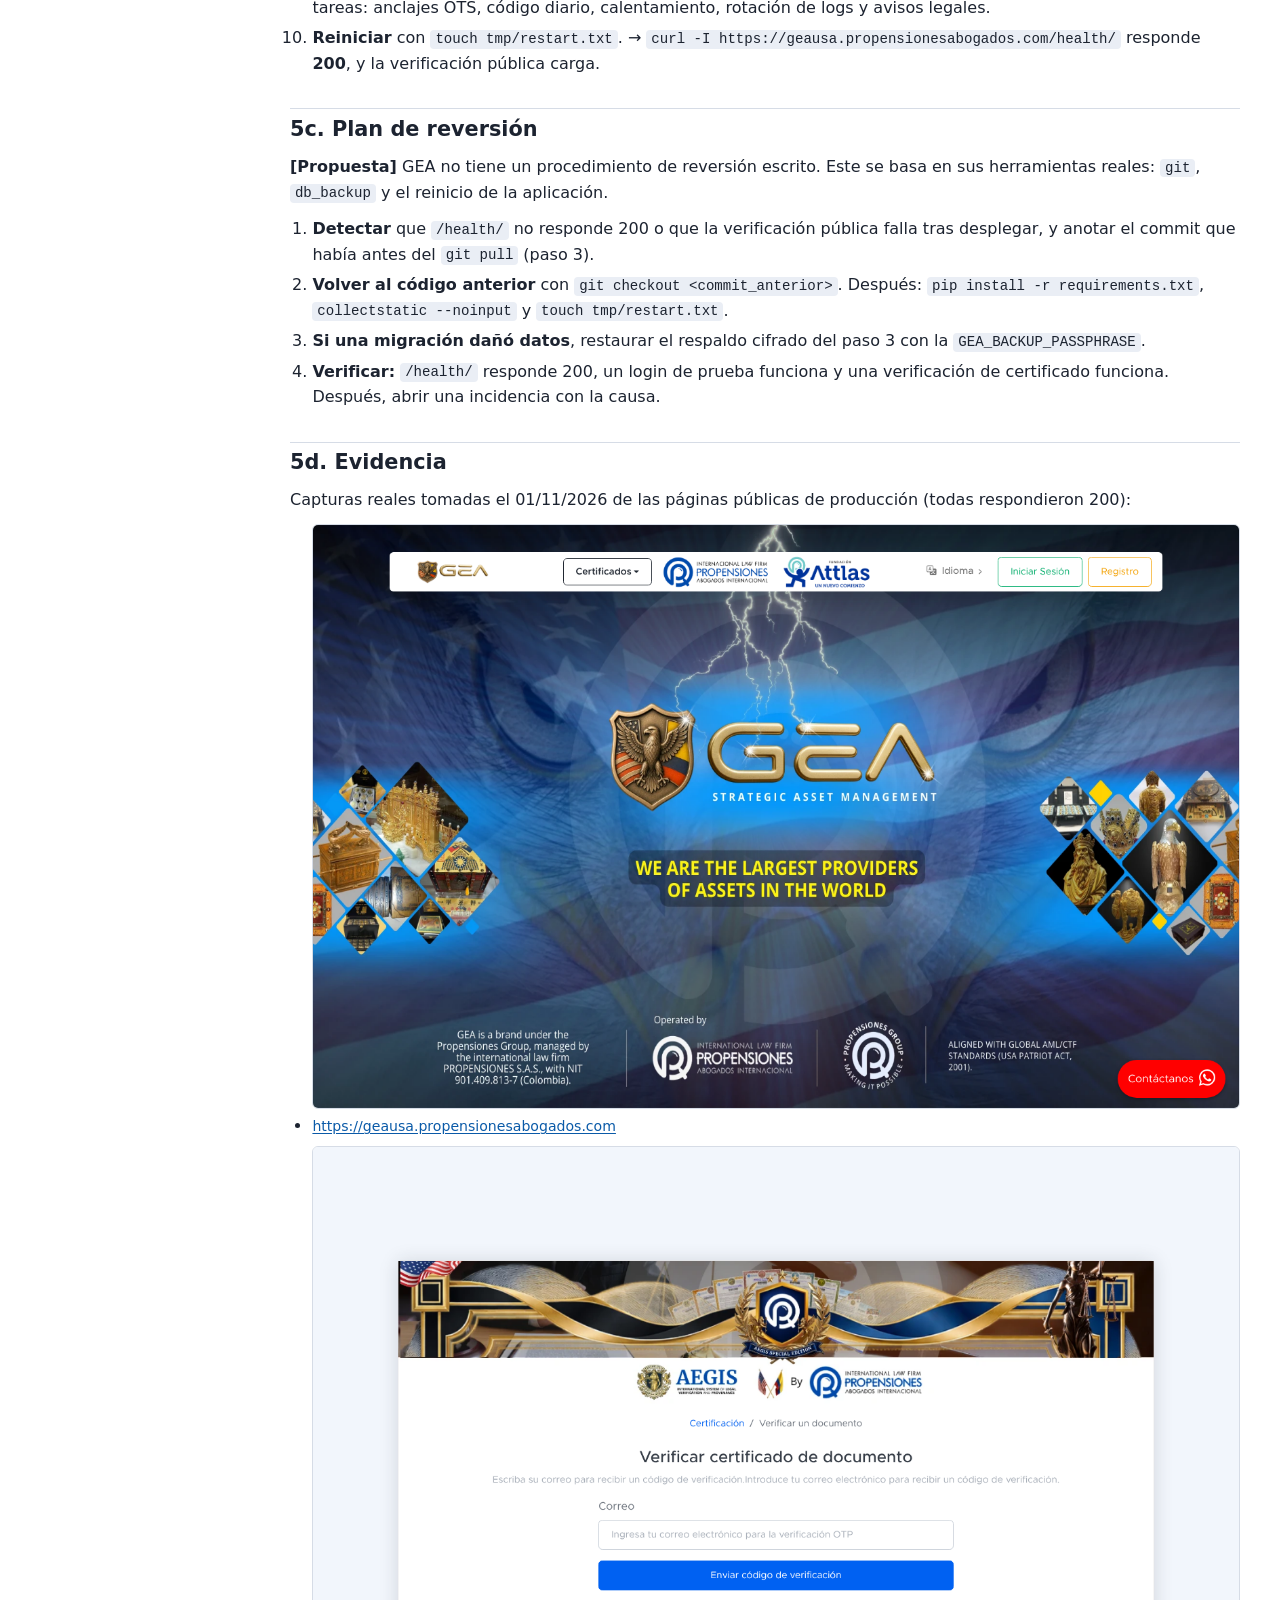
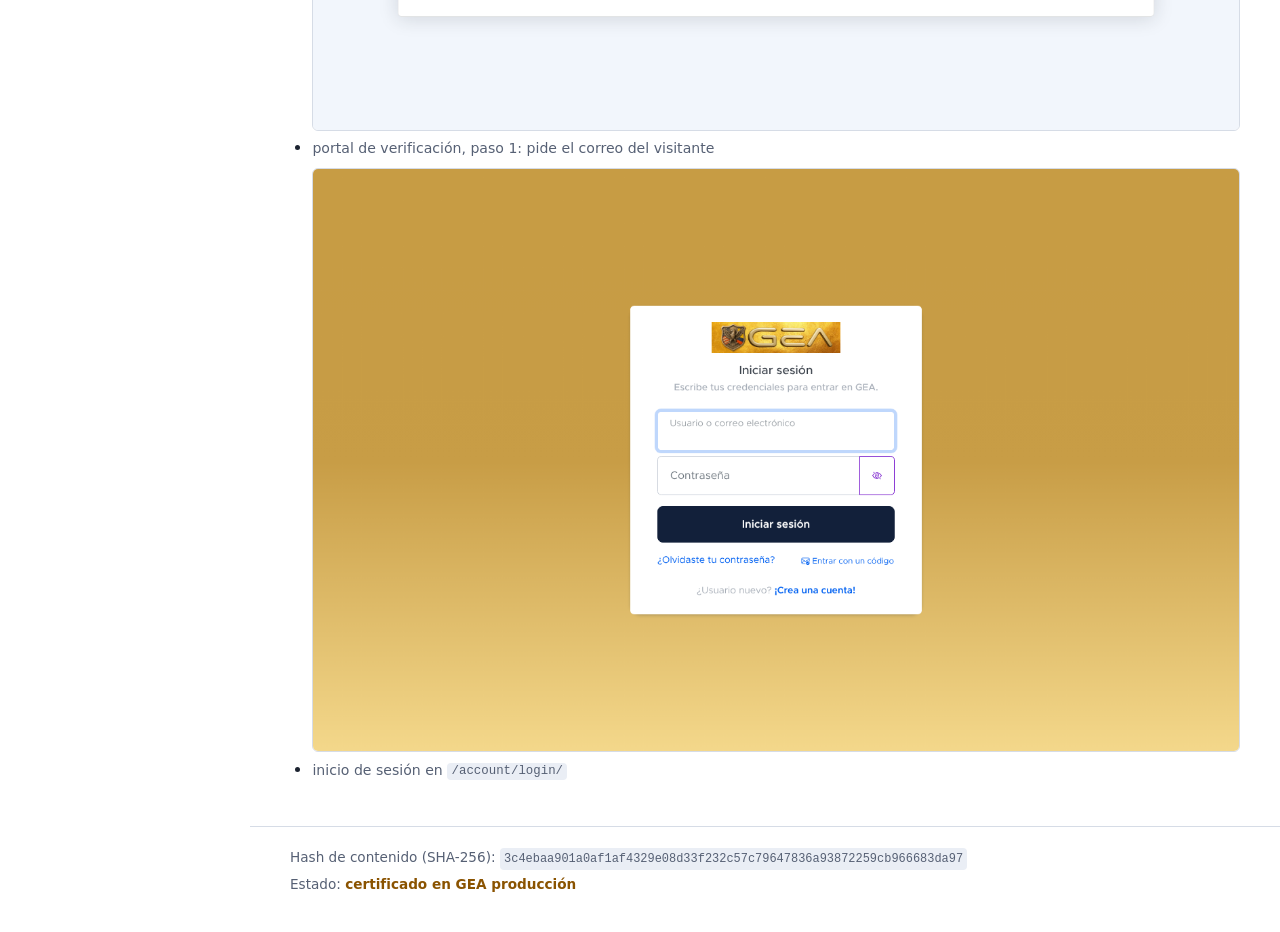
<file: site/despliegue.html>
<!DOCTYPE html>
<html lang="es">
<head>
<meta charset="utf-8">
<meta name="viewport" content="width=device-width, initial-scale=1">
<title>Despliegue — GEA Grupo 7</title>
<meta name="description" content="Despliegue: GEA — Gestión Estratégica de Activos">
<link rel="stylesheet" href="assets/site.css">
</head>
<body>
<a class="skip" href="#contenido">Saltar al contenido</a>
<div class="layout">
<nav class="site-nav" aria-label="Menú principal">
<p class="brand">GEA<span>Grupo 7</span></p>
<ul>
<li><a href="index.html">Inicio</a></li>
<li><a href="calidad.html">Calidad</a></li>
<li><a href="pruebas.html">Pruebas</a></li>
<li><a href="configuracion.html">Configuración</a></li>
<li><a class="current" href="despliegue.html" aria-current="page">Despliegue</a></li>
<li><a href="soporte.html">Soporte</a></li>
<li><a href="documentacion.html">Documentación</a></li>
<li><a href="referencias.html">Referencias</a></li>
</ul>
</nav>
<div class="page">
<main id="contenido">
<h1>Despliegue</h1>
<h2 id="5a-requisitos-tecnicos-minimos">5a. Requisitos técnicos mínimos</h2>
<div class="table-wrap"><table><thead><tr><th scope="col">Categoría</th><th scope="col">Requisito</th><th scope="col">Valor mínimo</th></tr></thead><tbody><tr><td>Software</td><td>Python</td><td>3.11</td></tr><tr><td>Software</td><td>Framework</td><td>Django 5.2 LTS (<code>&gt;=5.2,&lt;6.0</code>)</td></tr><tr><td>Base de datos</td><td>Motor</td><td>MySQL 8.0.11 (producción: 8.0.36), o MariaDB 10.5, o PostgreSQL 14</td></tr><tr><td>Software</td><td>Caché y límites de intentos (recomendado)</td><td>Redis con TLS (puerto 6380) y usuario ACL</td></tr><tr><td>Hosting</td><td>Servidor de aplicación</td><td>cPanel con aplicación Python, servidor LiteSpeed y acceso SSH</td></tr><tr><td>Almacenamiento</td><td>Espacio libre</td><td>1 GB (estáticos ≈ 45 MB, más media, respaldos y logs; estimación)</td></tr><tr><td>Red</td><td>HTTPS</td><td>Certificado TLS válido (AutoSSL) en el puerto 443</td></tr><tr><td>Software</td><td>Procesado de vídeo</td><td>ffmpeg en el <code>PATH</code> (galería multimedia)</td></tr><tr><td>Software</td><td>Conector de MySQL</td><td><code>mysqlclient</code> 2.2.8. Se compila al instalarse: necesita las cabeceras de MySQL (<code>libmysqlclient-dev</code> o <code>mysql-devel</code>) y <code>pkg-config</code>. En un cPanel compartido hay que pedírselas al proveedor</td></tr></tbody></table></div>
<h2 id="arquitectura-de-despliegue">Arquitectura de despliegue</h2>
<figure><a href="img/02-c4-contenedores.png"><img src="img/02-c4-contenedores.png" alt="Qué corre en cada servidor y cómo se comunican." width="2946" height="1796" loading="lazy"></a><figcaption>Qué corre en cada servidor y cómo se comunican.</figcaption></figure>
<h2 id="5b-procedimiento-de-instalacion">5b. Procedimiento de instalación</h2>
<figure><a href="img/09-flujo-despliegue.png"><img src="img/09-flujo-despliegue.png" alt="09 flujo despliegue" width="1658" height="5036" loading="lazy"></a></figure>
<ol><li><strong>Comprobar en local</strong> con <code>uv run python manage.py check --deploy</code>, <code>check_security</code> y <code>check_requirements</code>. → Los tres terminan sin hallazgos.</li><li><strong>Exportar dependencias</strong> con <code>uv export --no-dev --format=requirements-txt &gt; requirements.txt</code>, y hacer commit. → <code>check_requirements</code> confirma que producción instalará lo declarado.</li><li><strong>Respaldar</strong> en el servidor con <code>python manage.py db_backup -o backups/</code>. → Se crea el respaldo cifrado con permisos <code>600</code>.</li><li><strong>Traer el código</strong> con <code>git pull --ff-only</code>. → Git responde «Fast-forward» sin conflictos.</li><li><strong>Instalar dependencias</strong> con <code>pip install -r requirements.txt</code> en el entorno virtual de la aplicación Python de cPanel. → Termina sin errores y <code>pip check</code> responde «No broken requirements found». Si falla al compilar <code>mysqlclient</code>, faltan las cabeceras de MySQL en el servidor (requisito de 5a).</li><li><strong>Completar el <code>.env</code></strong> (copiado de <code>docs/env.example</code>) y ejecutar <code>python manage.py check</code>. → No aparece <code>ImproperlyConfigured</code>; si falta una variable, el mensaje dice cuál.</li><li><strong>Migrar y recoger estáticos</strong> con <code>python manage.py migrate</code>, <code>collectstatic --noinput</code> y <code>compilemessages</code>. → Una segunda ejecución de <code>migrate</code> dice «No migrations to apply», y <code>collectstatic</code> termina sin errores.</li><li><strong>Proteger la media</strong> copiando <code>deploy/media.htaccess</code> a <code>MEDIA_ROOT</code> y <code>deploy/media-protected.htaccess</code> a <code>certificates/</code>, <code>passport_images/</code>, <code>signature_images/</code> y <code>pqrs/</code>. → <code>curl -I https://geausa.propensionesabogados.com/public/media/certificates/documents/&lt;archivo&gt;.pdf</code> responde <strong>404</strong>.</li><li><strong>Instalar las tareas programadas</strong> con <code>python manage.py crontab add</code>. → <code>python manage.py check_cron</code> lista las 5 tareas: anclajes OTS, código diario, calentamiento, rotación de logs y avisos legales.</li><li><strong>Reiniciar</strong> con <code>touch tmp/restart.txt</code>. → <code>curl -I https://geausa.propensionesabogados.com/health/</code> responde <strong>200</strong>, y la verificación pública carga.</li></ol>
<h2 id="5c-plan-de-reversion">5c. Plan de reversión</h2>
<p><strong>[Propuesta]</strong> GEA no tiene un procedimiento de reversión escrito. Este se basa en sus herramientas reales: <code>git</code>, <code>db_backup</code> y el reinicio de la aplicación.</p>
<ol><li><strong>Detectar</strong> que <code>/health/</code> no responde 200 o que la verificación pública falla tras desplegar, y anotar el commit que había antes del <code>git pull</code> (paso 3).</li><li><strong>Volver al código anterior</strong> con <code>git checkout &lt;commit_anterior&gt;</code>. Después: <code>pip install -r requirements.txt</code>, <code>collectstatic --noinput</code> y <code>touch tmp/restart.txt</code>.</li><li><strong>Si una migración dañó datos</strong>, restaurar el respaldo cifrado del paso 3 con la <code>GEA_BACKUP_PASSPHRASE</code>.</li><li><strong>Verificar:</strong> <code>/health/</code> responde 200, un login de prueba funciona y una verificación de certificado funciona. Después, abrir una incidencia con la causa.</li></ol>
<h2 id="5d-evidencia">5d. Evidencia</h2>
<p>Capturas reales tomadas el 01/11/2026 de las páginas públicas de producción (todas respondieron 200):</p>
<ul><li><figure><a href="img/evidencia-1-produccion-inicio.png"><img src="img/evidencia-1-produccion-inicio.png" alt="https://geausa.propensionesabogados.com" width="1366" height="860" loading="lazy"></a><figcaption><a href="https://geausa.propensionesabogados.com">https://geausa.propensionesabogados.com</a></figcaption></figure></li><li><figure><a href="img/evidencia-2-produccion-verificacion.png"><img src="img/evidencia-2-produccion-verificacion.png" alt="portal de verificación, paso 1: pide el correo del visitante" width="1366" height="860" loading="lazy"></a><figcaption>portal de verificación, paso 1: pide el correo del visitante</figcaption></figure></li><li><figure><a href="img/evidencia-3-produccion-login.png"><img src="img/evidencia-3-produccion-login.png" alt="inicio de sesión en /account/login/" width="1366" height="860" loading="lazy"></a><figcaption>inicio de sesión en <code>/account/login/</code></figcaption></figure></li></ul>
</main>
<footer class="site-footer">
<p>Hash de contenido (SHA-256): <code>3c4ebaa901a0af1af4329e08d33f232c57c79647836a93872259cb966683da97</code></p>
<p>Estado: <span class="cert-status">certificado en GEA producción</span></p>
</footer>
</div>
</div>
</body>
</html>
</file>
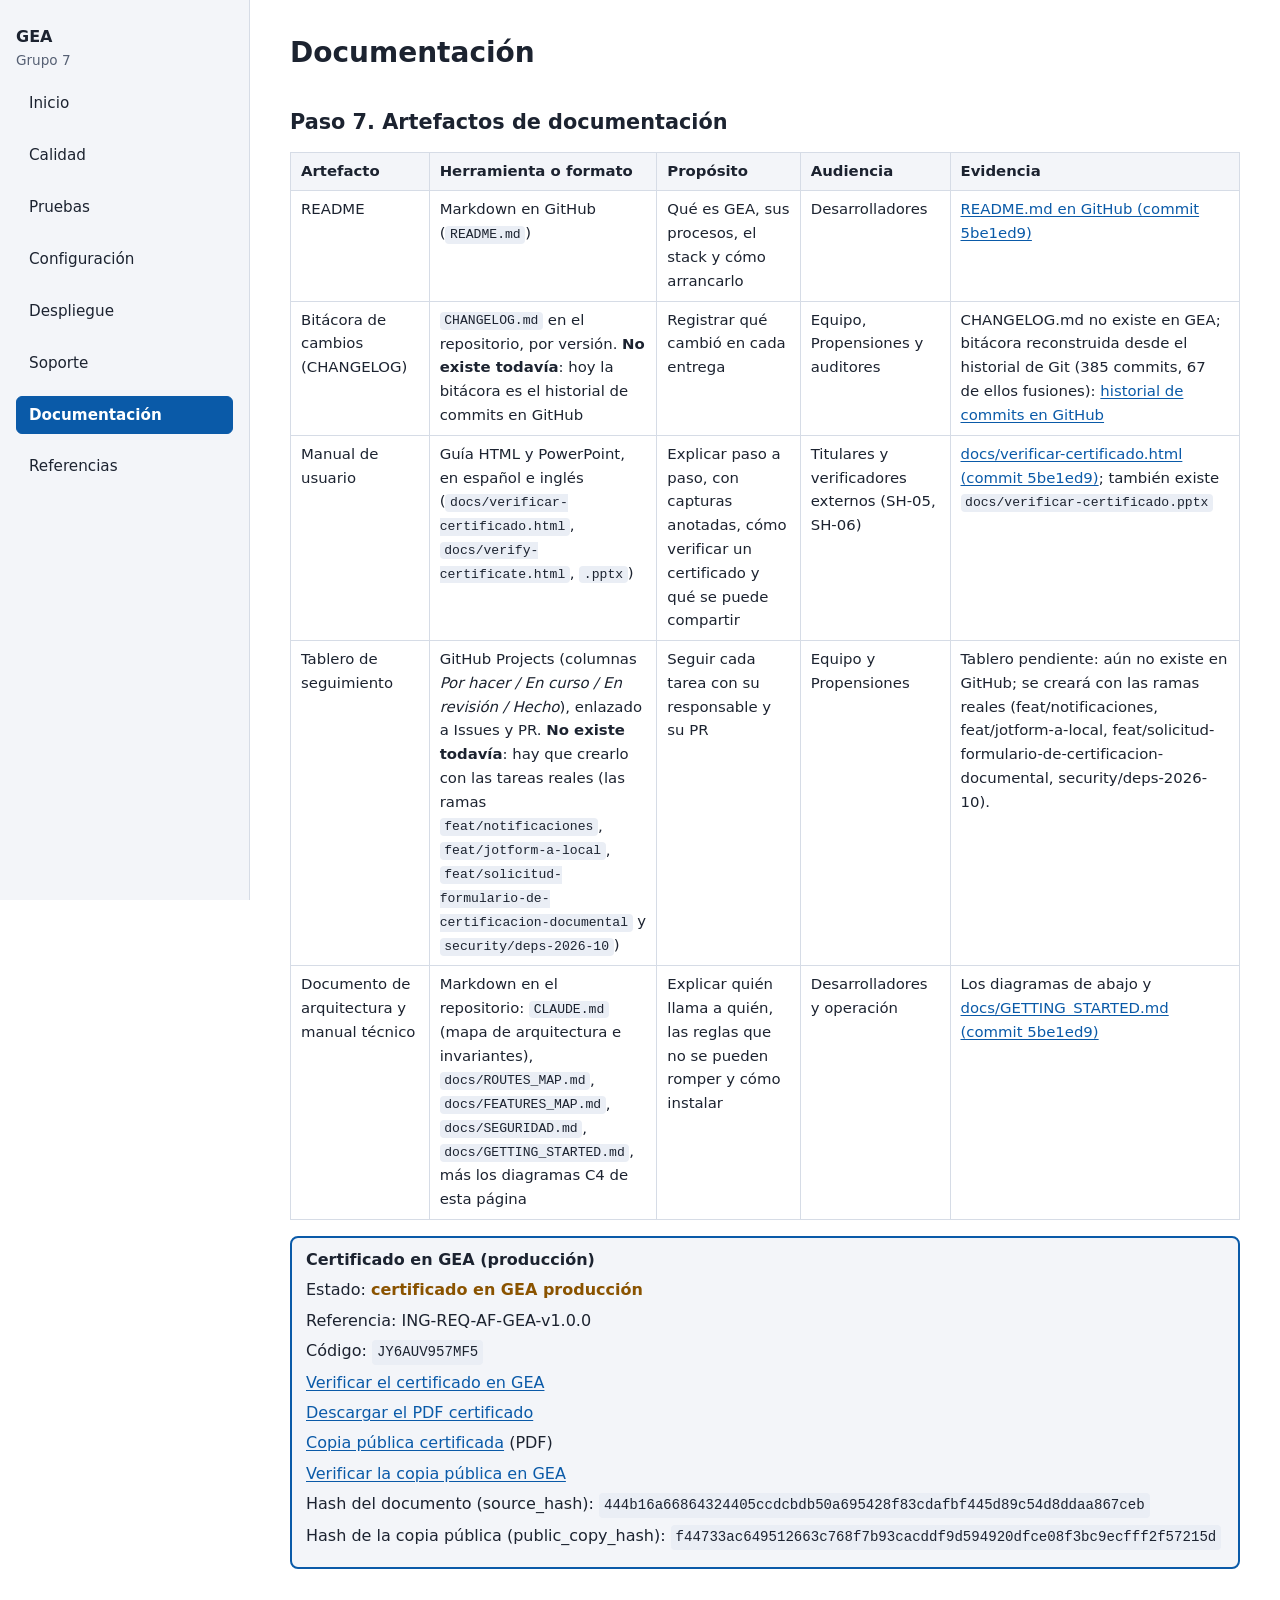
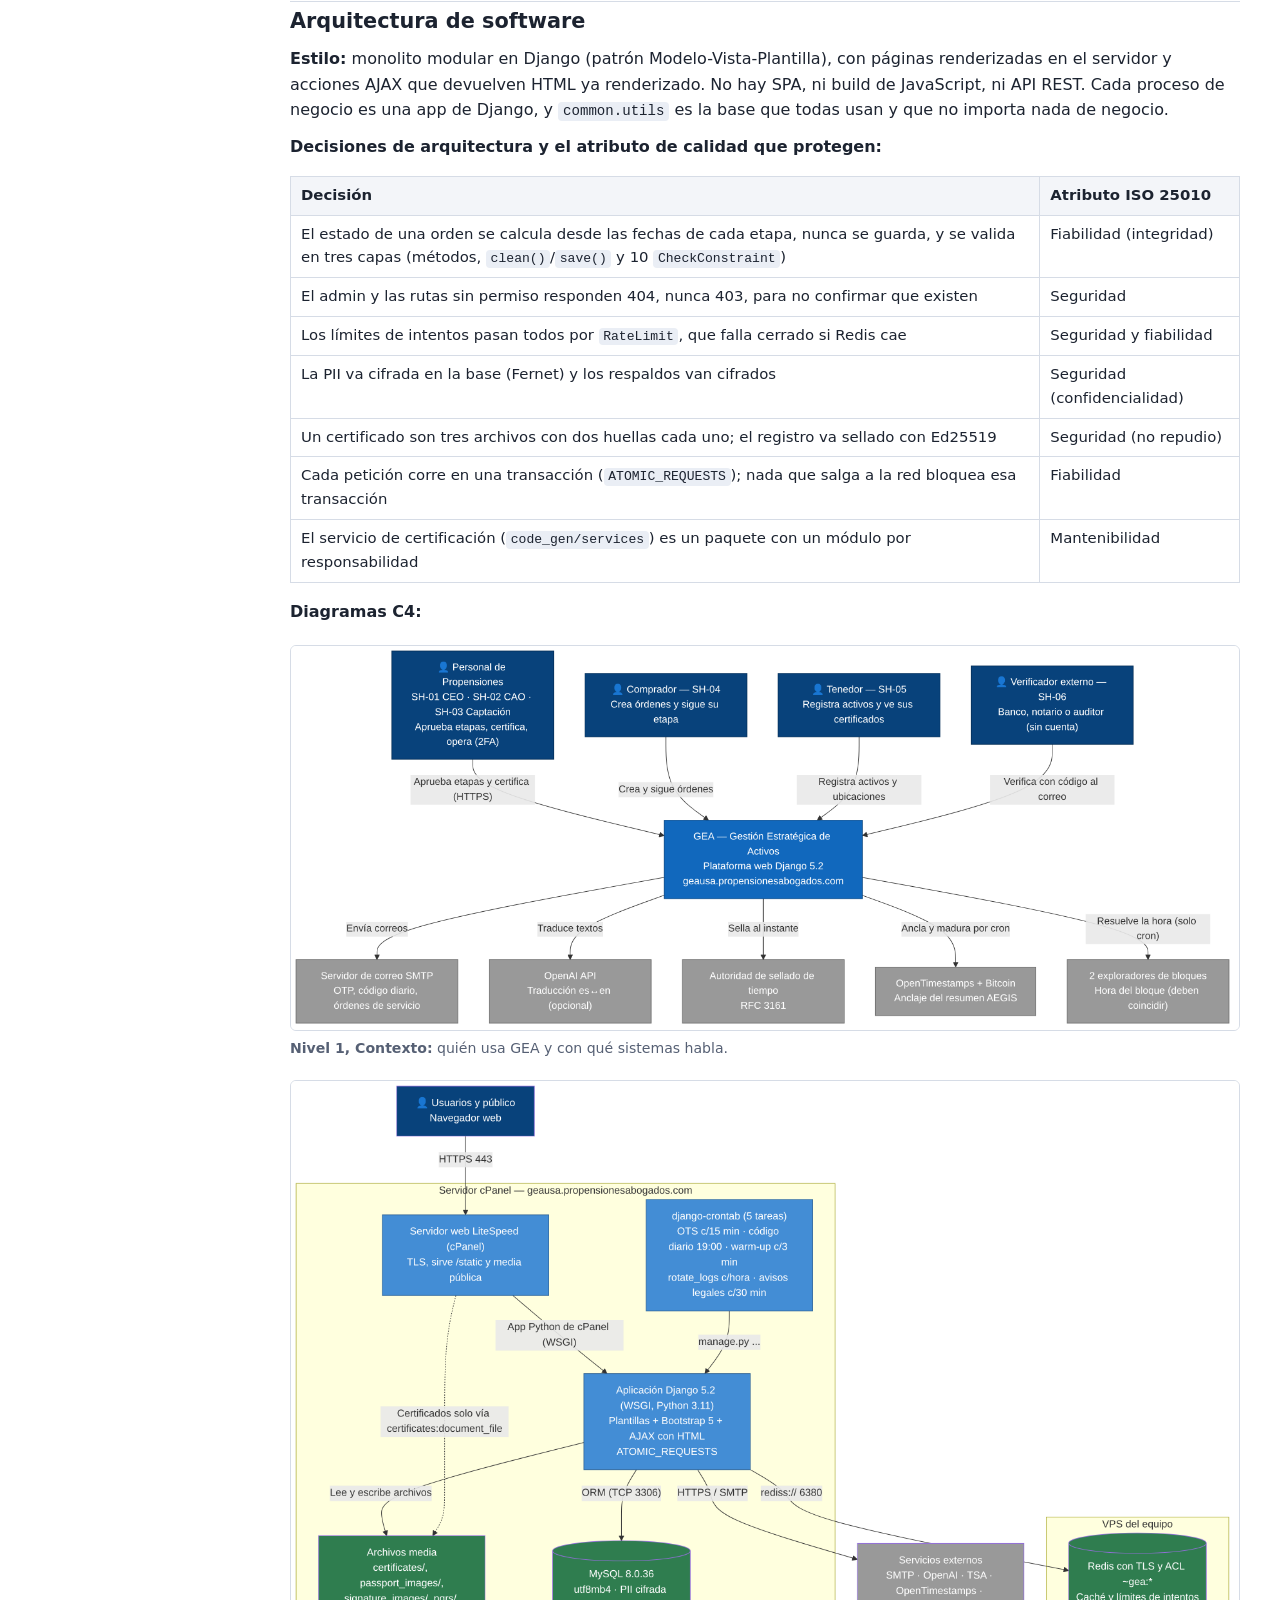
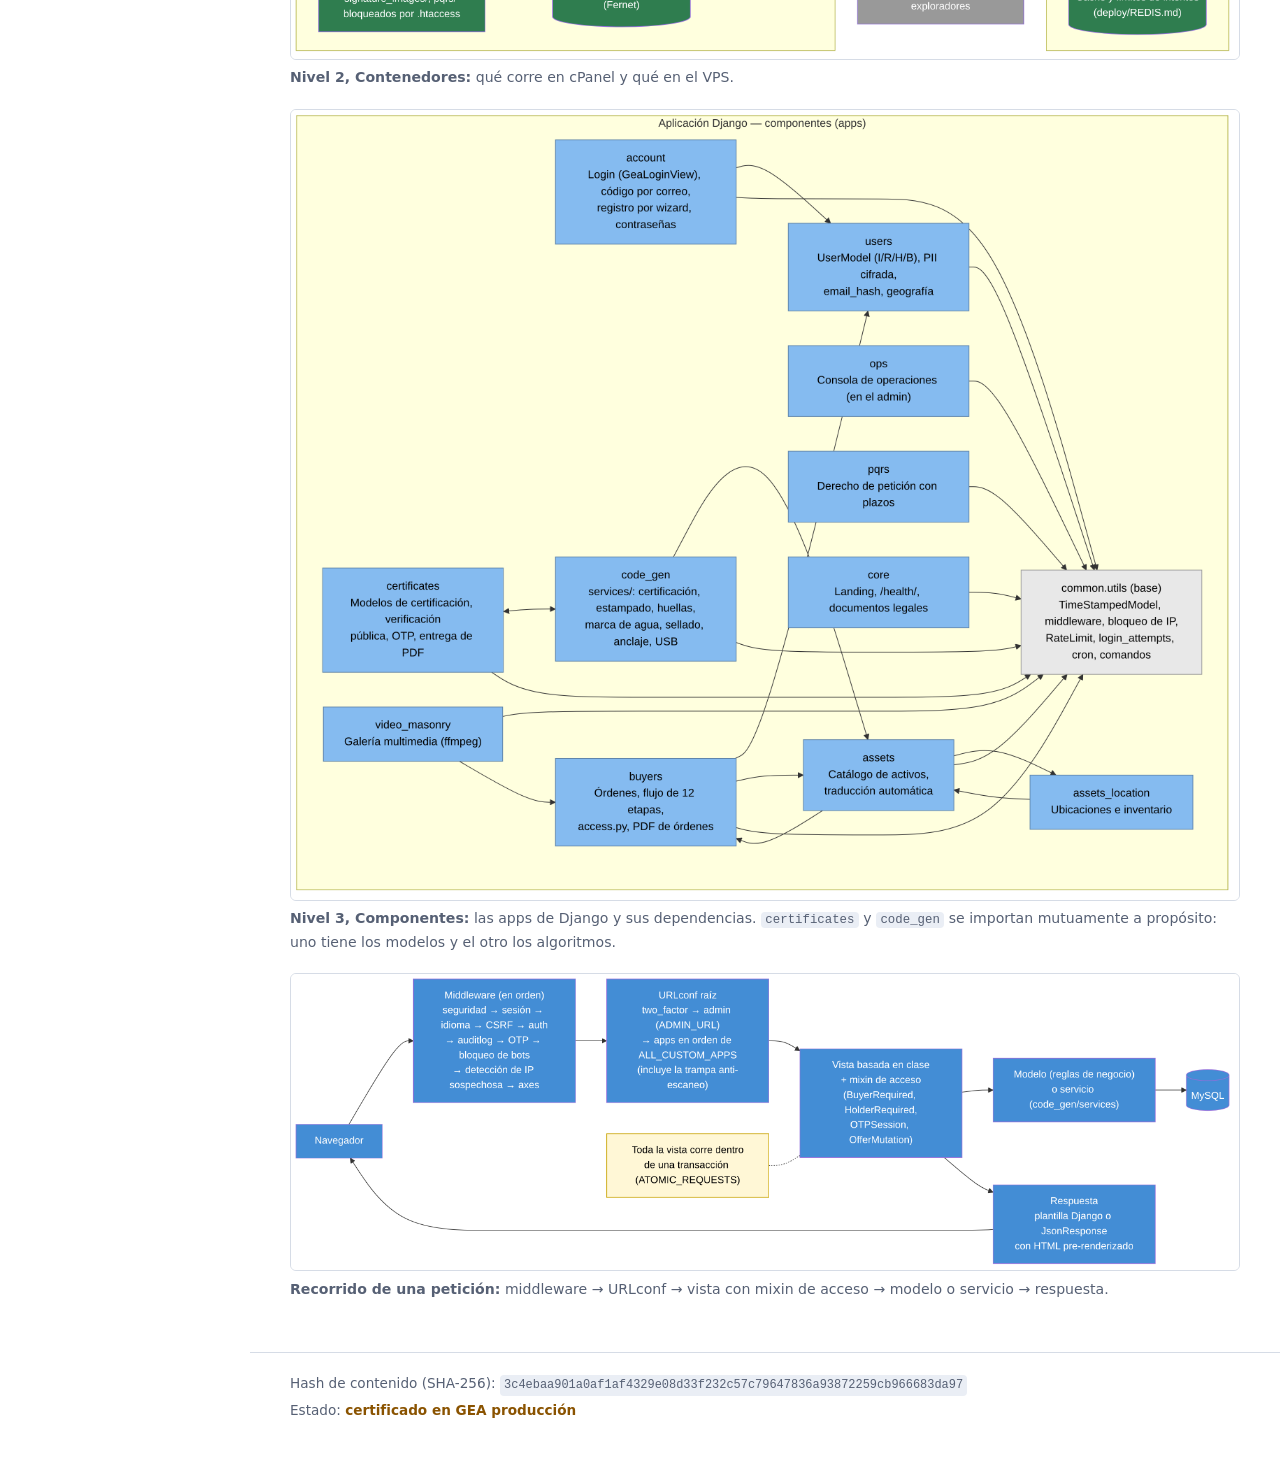
<file: site/documentacion.html>
<!DOCTYPE html>
<html lang="es">
<head>
<meta charset="utf-8">
<meta name="viewport" content="width=device-width, initial-scale=1">
<title>Documentación — GEA Grupo 7</title>
<meta name="description" content="Documentación: GEA — Gestión Estratégica de Activos">
<link rel="stylesheet" href="assets/site.css">
</head>
<body>
<a class="skip" href="#contenido">Saltar al contenido</a>
<div class="layout">
<nav class="site-nav" aria-label="Menú principal">
<p class="brand">GEA<span>Grupo 7</span></p>
<ul>
<li><a href="index.html">Inicio</a></li>
<li><a href="calidad.html">Calidad</a></li>
<li><a href="pruebas.html">Pruebas</a></li>
<li><a href="configuracion.html">Configuración</a></li>
<li><a href="despliegue.html">Despliegue</a></li>
<li><a href="soporte.html">Soporte</a></li>
<li><a class="current" href="documentacion.html" aria-current="page">Documentación</a></li>
<li><a href="referencias.html">Referencias</a></li>
</ul>
</nav>
<div class="page">
<main id="contenido">
<h1>Documentación</h1>
<h2 id="paso-7-artefactos-de-documentacion">Paso 7. Artefactos de documentación</h2>
<div class="table-wrap"><table><thead><tr><th scope="col">Artefacto</th><th scope="col">Herramienta o formato</th><th scope="col">Propósito</th><th scope="col">Audiencia</th><th scope="col">Evidencia</th></tr></thead><tbody><tr><td>README</td><td>Markdown en GitHub (<code>README.md</code>)</td><td>Qué es GEA, sus procesos, el stack y cómo arrancarlo</td><td>Desarrolladores</td><td><a href="https://github.com/sebasmd-projects/gea_module_0/blob/5be1ed914df1a2764b2ae238e9ff252d1ea937c8/README.md">README.md en GitHub (commit 5be1ed9)</a></td></tr><tr><td>Bitácora de cambios (CHANGELOG)</td><td><code>CHANGELOG.md</code> en el repositorio, por versión. <strong>No existe todavía</strong>: hoy la bitácora es el historial de commits en GitHub</td><td>Registrar qué cambió en cada entrega</td><td>Equipo, Propensiones y auditores</td><td>CHANGELOG.md no existe en GEA; bitácora reconstruida desde el historial de Git (385 commits, 67 de ellos fusiones): <a href="https://github.com/sebasmd-projects/gea_module_0/commits/master">historial de commits en GitHub</a></td></tr><tr><td>Manual de usuario</td><td>Guía HTML y PowerPoint, en español e inglés (<code>docs/verificar-certificado.html</code>, <code>docs/verify-certificate.html</code>, <code>.pptx</code>)</td><td>Explicar paso a paso, con capturas anotadas, cómo verificar un certificado y qué se puede compartir</td><td>Titulares y verificadores externos (SH-05, SH-06)</td><td><a href="https://github.com/sebasmd-projects/gea_module_0/blob/5be1ed914df1a2764b2ae238e9ff252d1ea937c8/docs/verificar-certificado.html">docs/verificar-certificado.html (commit 5be1ed9)</a>; también existe <code>docs/verificar-certificado.pptx</code></td></tr><tr><td>Tablero de seguimiento</td><td>GitHub Projects (columnas <em>Por hacer / En curso / En revisión / Hecho</em>), enlazado a Issues y PR. <strong>No existe todavía</strong>: hay que crearlo con las tareas reales (las ramas <code>feat/notificaciones</code>, <code>feat/jotform-a-local</code>, <code>feat/solicitud-formulario-de-certificacion-documental</code> y <code>security/deps-2026-10</code>)</td><td>Seguir cada tarea con su responsable y su PR</td><td>Equipo y Propensiones</td><td>Tablero pendiente: aún no existe en GitHub; se creará con las ramas reales (feat/notificaciones, feat/jotform-a-local, feat/solicitud-formulario-de-certificacion-documental, security/deps-2026-10).</td></tr><tr><td>Documento de arquitectura y manual técnico</td><td>Markdown en el repositorio: <code>CLAUDE.md</code> (mapa de arquitectura e invariantes), <code>docs/ROUTES_MAP.md</code>, <code>docs/FEATURES_MAP.md</code>, <code>docs/SEGURIDAD.md</code>, <code>docs/GETTING_STARTED.md</code>, más los diagramas C4 de esta página</td><td>Explicar quién llama a quién, las reglas que no se pueden romper y cómo instalar</td><td>Desarrolladores y operación</td><td>Los diagramas de abajo y <a href="https://github.com/sebasmd-projects/gea_module_0/blob/5be1ed914df1a2764b2ae238e9ff252d1ea937c8/docs/GETTING_STARTED.md">docs/GETTING_STARTED.md (commit 5be1ed9)</a></td></tr></tbody></table></div>
<aside class="hash-box cert-box" aria-label="Certificado en GEA (producción)">
<h3>Certificado en GEA (producción)</h3>
<p>Estado: <span class="cert-status">certificado en GEA producción</span></p>
<p>Referencia: ING-REQ-AF-GEA-v1.0.0</p>
<p>Código: <code>JY6AUV957MF5</code></p>
<p><a href="https://geausa.propensionesabogados.com/verify/aegis/asset/certification/42b7ab12-78c3-4af3-8407-54d47de8e767/">Verificar el certificado en GEA</a></p>
<p><a href="cert/GEA_actividad_final.pdf">Descargar el PDF certificado</a></p>
<p><a href="cert/GEA_actividad_final-copia-publica.pdf">Copia pública certificada</a> (PDF)</p>
<p><a href="https://geausa.propensionesabogados.com/api/certificates/external/42b7ab12-78c3-4af3-8407-54d47de8e767/public-copy/">Verificar la copia pública en GEA</a></p>
<p>Hash del documento (source_hash): <code>444b16a66864324405ccdcbdb50a695428f83cdafbf445d89c54d8ddaa867ceb</code></p>
<p>Hash de la copia pública (public_copy_hash): <code>f44733ac649512663c768f7b93cacddf9d594920dfce08f3bc9ecfff2f57215d</code></p>
</aside>
<h2 id="arquitectura-de-software">Arquitectura de software</h2>
<p><strong>Estilo:</strong> monolito modular en Django (patrón Modelo-Vista-Plantilla), con páginas renderizadas en el servidor y acciones AJAX que devuelven HTML ya renderizado. No hay SPA, ni build de JavaScript, ni API REST. Cada proceso de negocio es una app de Django, y <code>common.utils</code> es la base que todas usan y que no importa nada de negocio.</p>
<p><strong>Decisiones de arquitectura y el atributo de calidad que protegen:</strong></p>
<div class="table-wrap"><table><thead><tr><th scope="col">Decisión</th><th scope="col">Atributo ISO 25010</th></tr></thead><tbody><tr><td>El estado de una orden se calcula desde las fechas de cada etapa, nunca se guarda, y se valida en tres capas (métodos, <code>clean()</code>/<code>save()</code> y 10 <code>CheckConstraint</code>)</td><td>Fiabilidad (integridad)</td></tr><tr><td>El admin y las rutas sin permiso responden 404, nunca 403, para no confirmar que existen</td><td>Seguridad</td></tr><tr><td>Los límites de intentos pasan todos por <code>RateLimit</code>, que falla cerrado si Redis cae</td><td>Seguridad y fiabilidad</td></tr><tr><td>La PII va cifrada en la base (Fernet) y los respaldos van cifrados</td><td>Seguridad (confidencialidad)</td></tr><tr><td>Un certificado son tres archivos con dos huellas cada uno; el registro va sellado con Ed25519</td><td>Seguridad (no repudio)</td></tr><tr><td>Cada petición corre en una transacción (<code>ATOMIC_REQUESTS</code>); nada que salga a la red bloquea esa transacción</td><td>Fiabilidad</td></tr><tr><td>El servicio de certificación (<code>code_gen/services</code>) es un paquete con un módulo por responsabilidad</td><td>Mantenibilidad</td></tr></tbody></table></div>
<p><strong>Diagramas C4:</strong></p>
<figure><a href="img/01-c4-contexto.png"><img src="img/01-c4-contexto.png" alt="Nivel 1, Contexto: quién usa GEA y con qué sistemas habla." width="3028" height="1228" loading="lazy"></a><figcaption><strong>Nivel 1, Contexto:</strong> quién usa GEA y con qué sistemas habla.</figcaption></figure>
<figure><a href="img/02-c4-contenedores.png"><img src="img/02-c4-contenedores.png" alt="Nivel 2, Contenedores: qué corre en cPanel y qué en el VPS." width="2946" height="1796" loading="lazy"></a><figcaption><strong>Nivel 2, Contenedores:</strong> qué corre en cPanel y qué en el VPS.</figcaption></figure>
<figure><a href="img/03-c4-componentes.png"><img src="img/03-c4-componentes.png" alt="Nivel 3, Componentes: las apps de Django y sus dependencias. certificates y code_gen se importan mutuamente a propósito: uno tiene los modelos y el otro los algoritmos." width="2712" height="2260" loading="lazy"></a><figcaption><strong>Nivel 3, Componentes:</strong> las apps de Django y sus dependencias. <code>certificates</code> y <code>code_gen</code> se importan mutuamente a propósito: uno tiene los modelos y el otro los algoritmos.</figcaption></figure>
<figure><a href="img/04-arquitectura-peticion.png"><img src="img/04-arquitectura-peticion.png" alt="Recorrido de una petición: middleware → URLconf → vista con mixin de acceso → modelo o servicio → respuesta." width="3026" height="944" loading="lazy"></a><figcaption><strong>Recorrido de una petición:</strong> middleware → URLconf → vista con mixin de acceso → modelo o servicio → respuesta.</figcaption></figure>
</main>
<footer class="site-footer">
<p>Hash de contenido (SHA-256): <code>3c4ebaa901a0af1af4329e08d33f232c57c79647836a93872259cb966683da97</code></p>
<p>Estado: <span class="cert-status">certificado en GEA producción</span></p>
</footer>
</div>
</div>
</body>
</html>
</file>
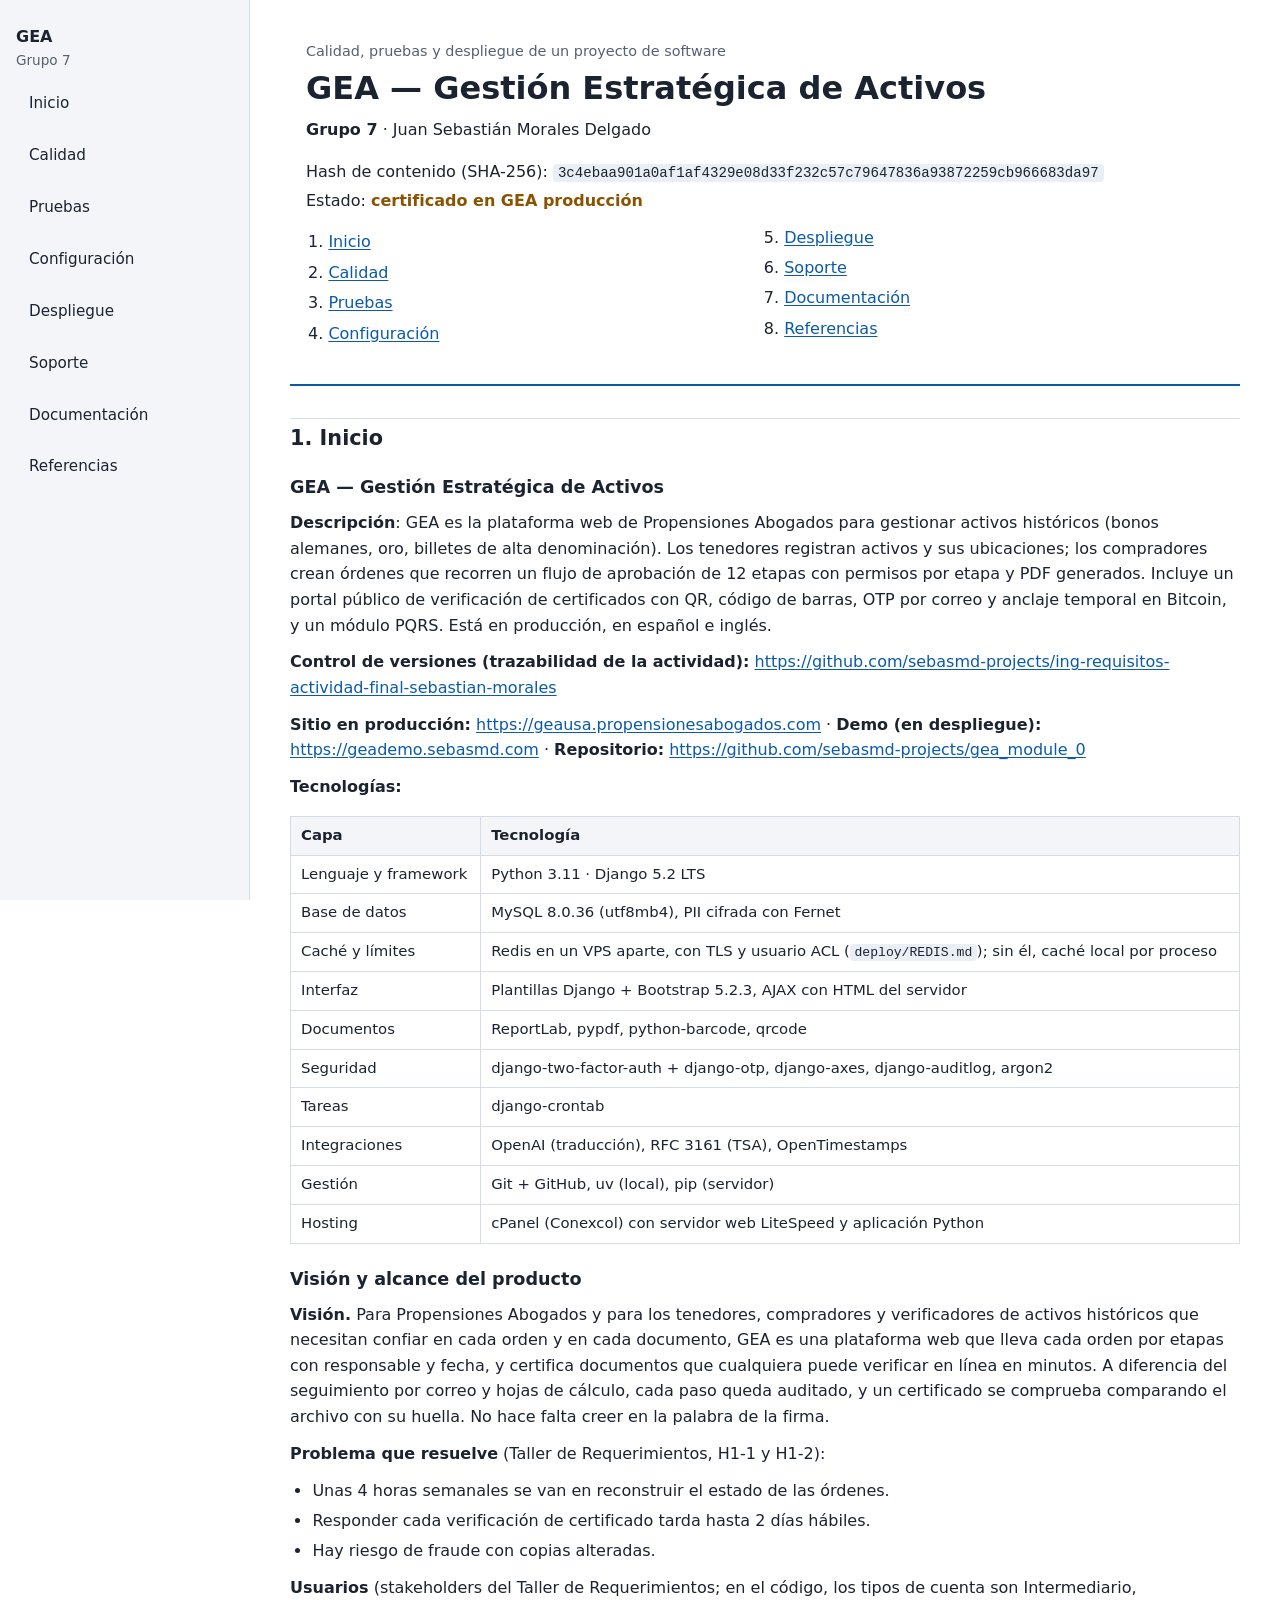
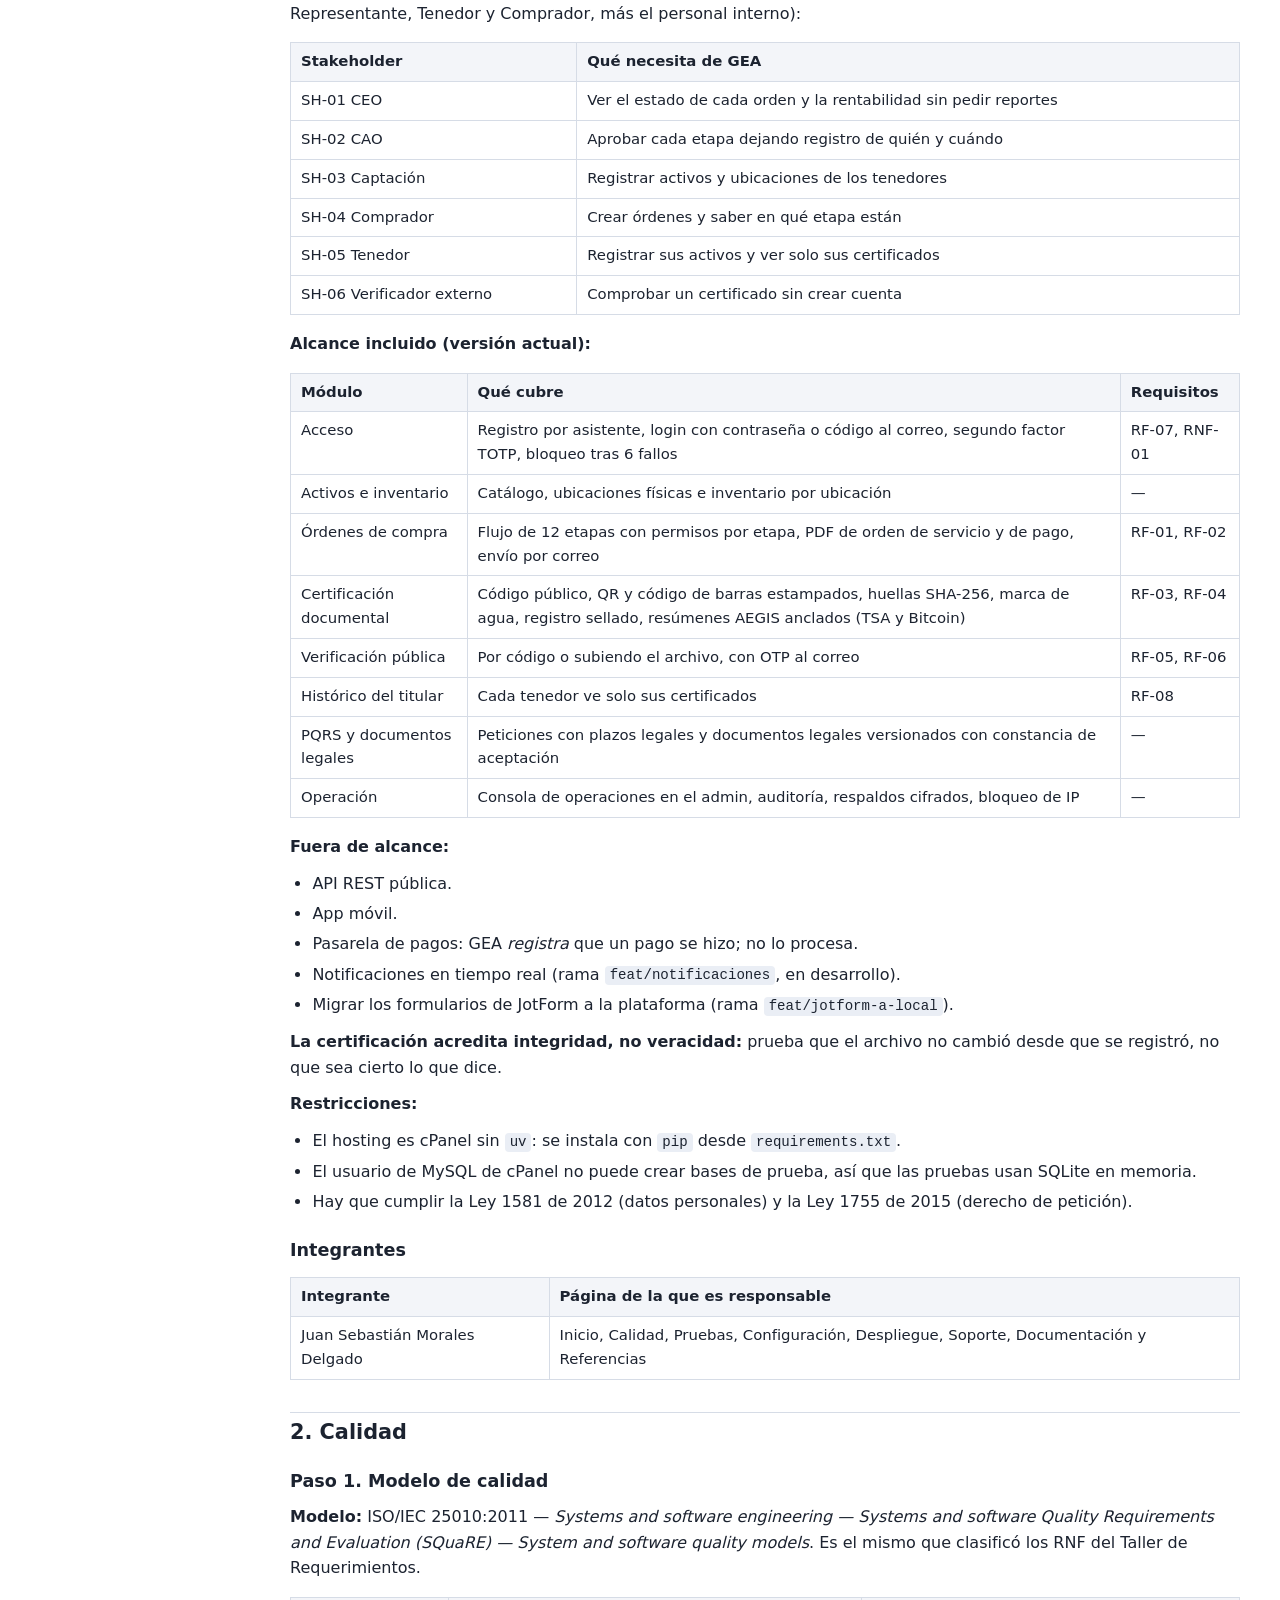
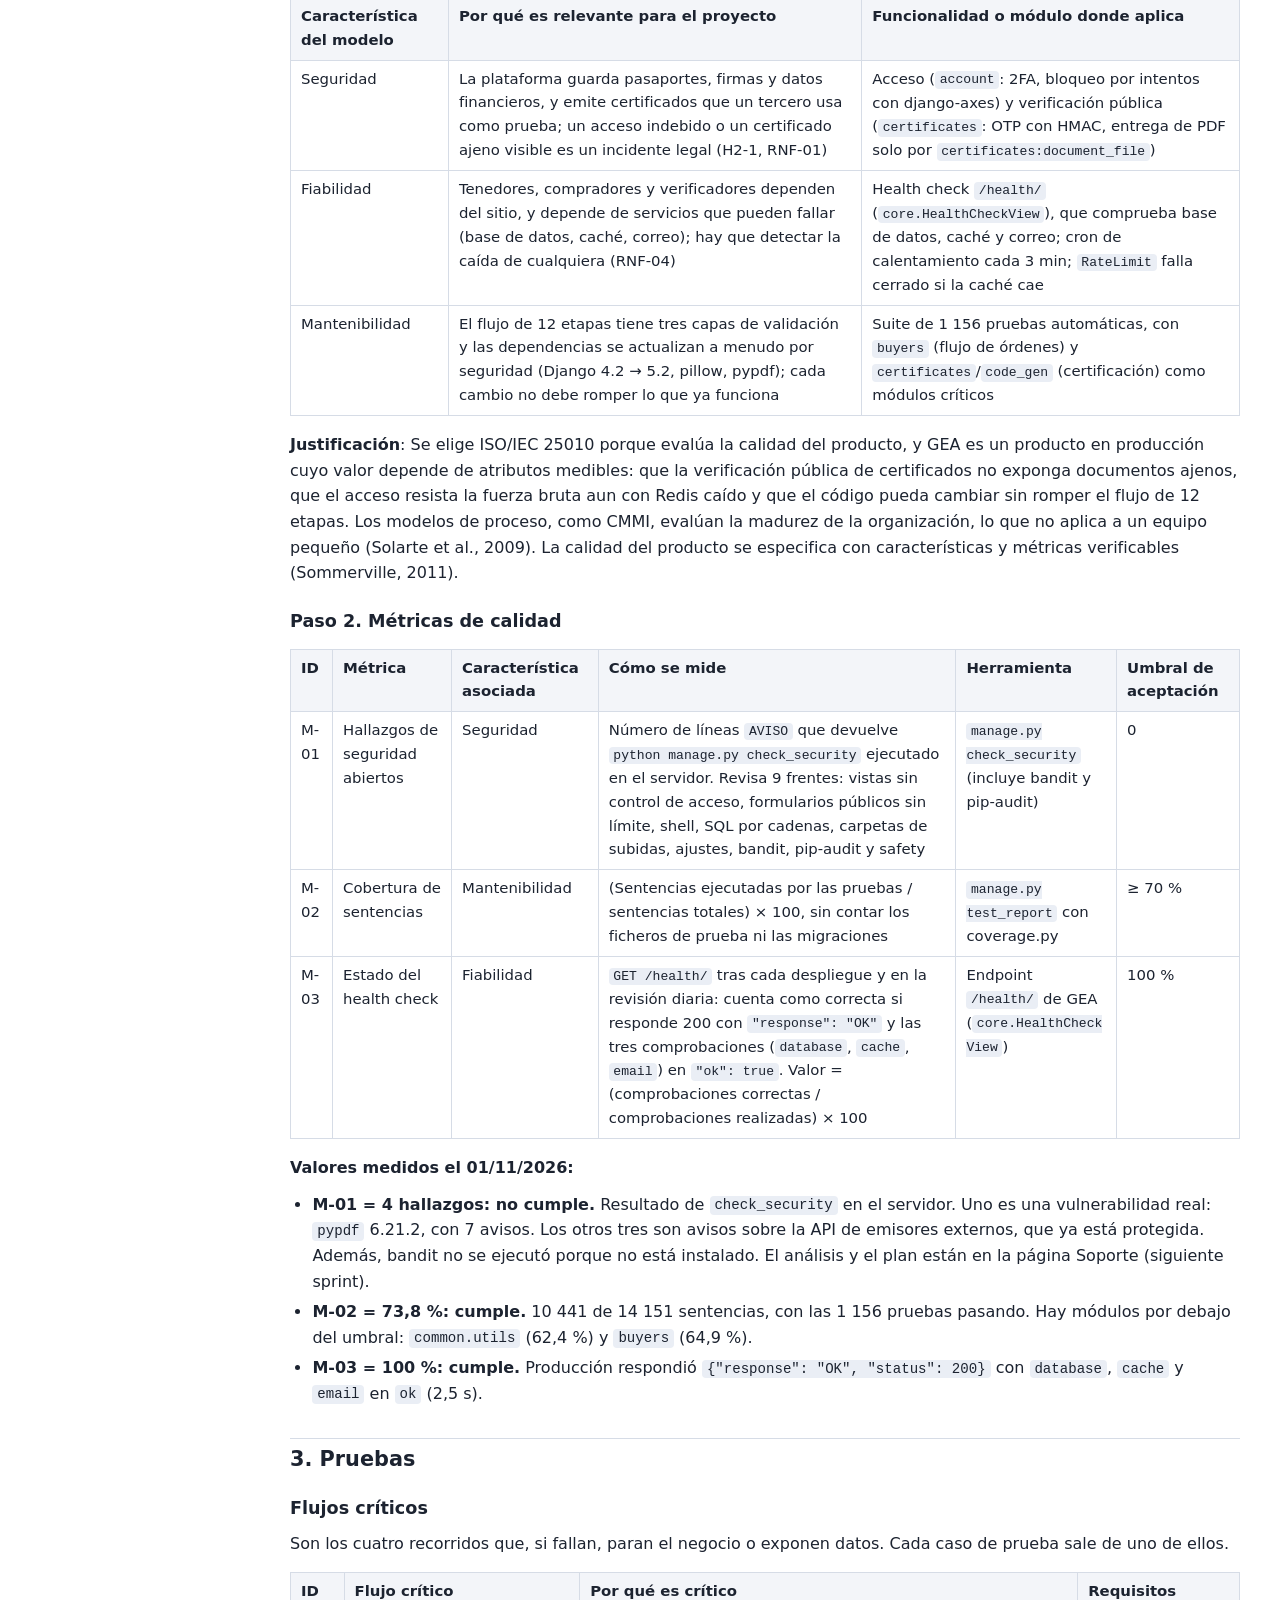
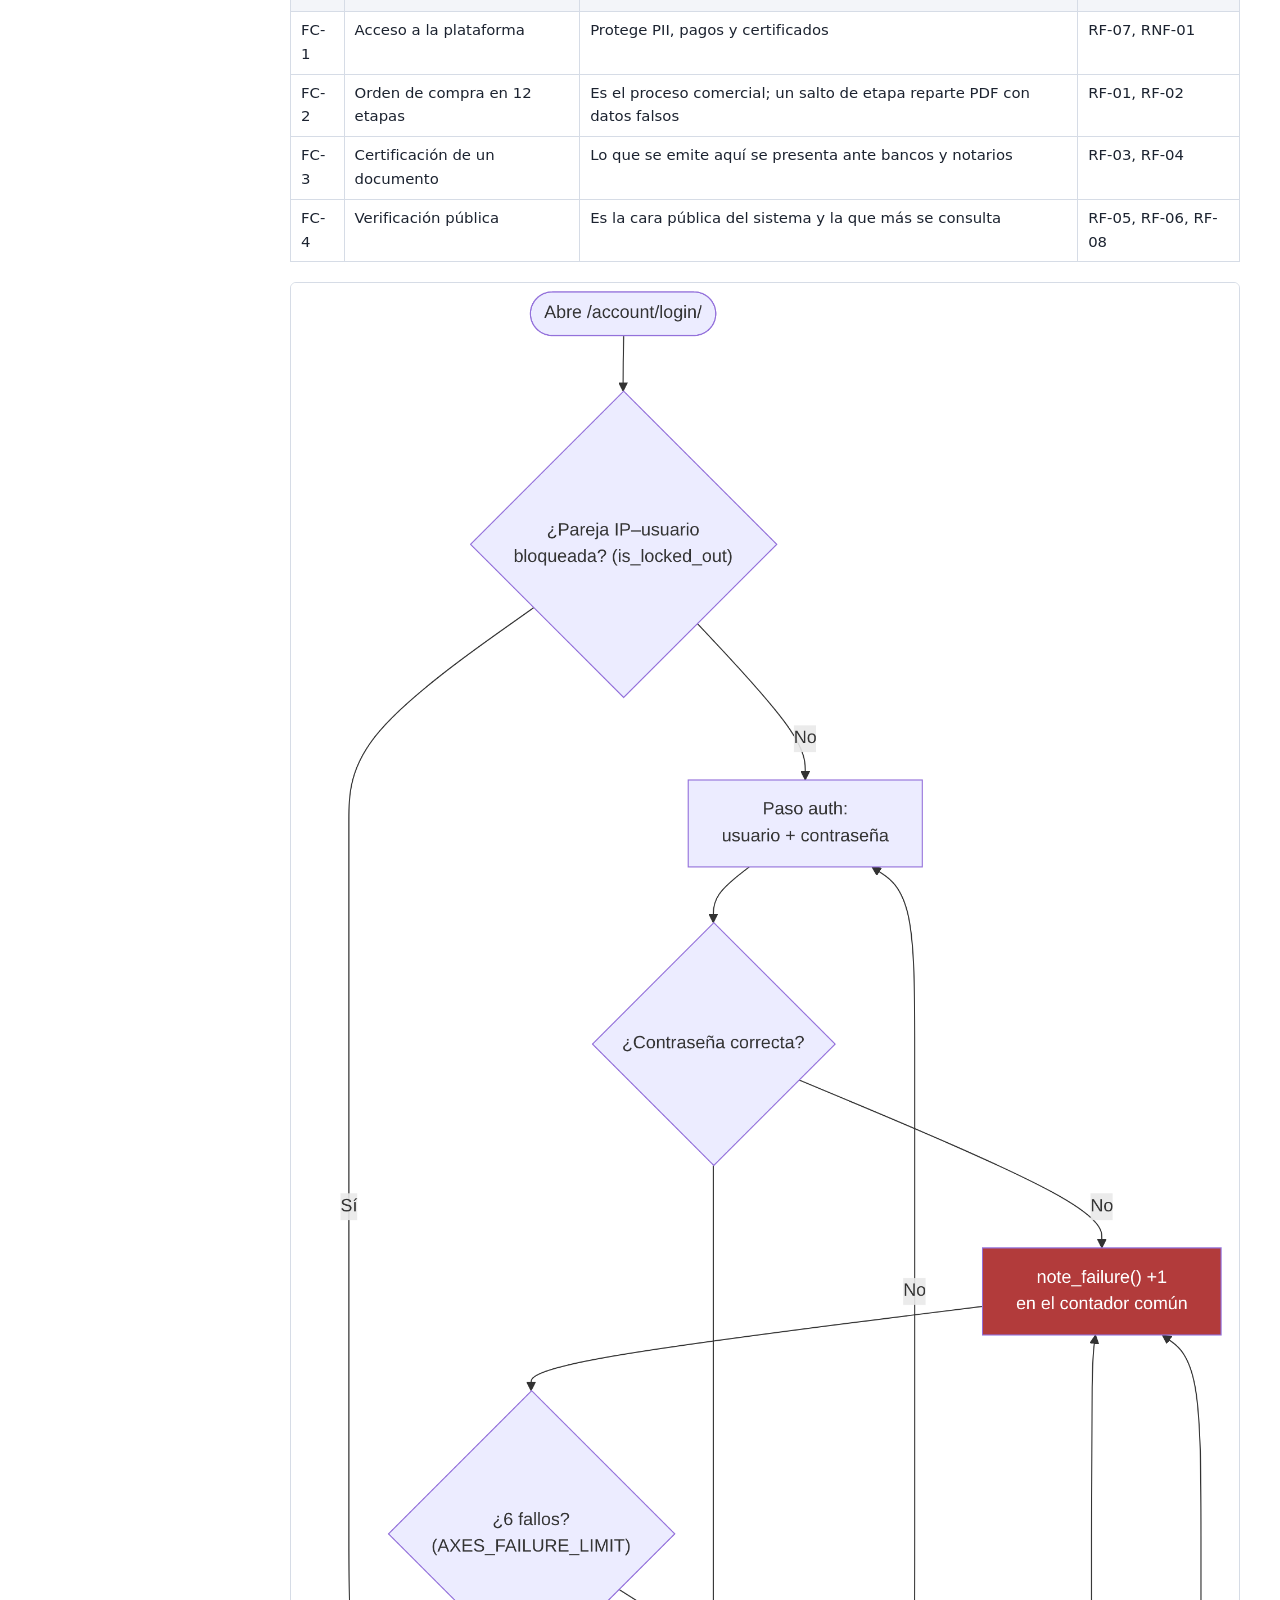
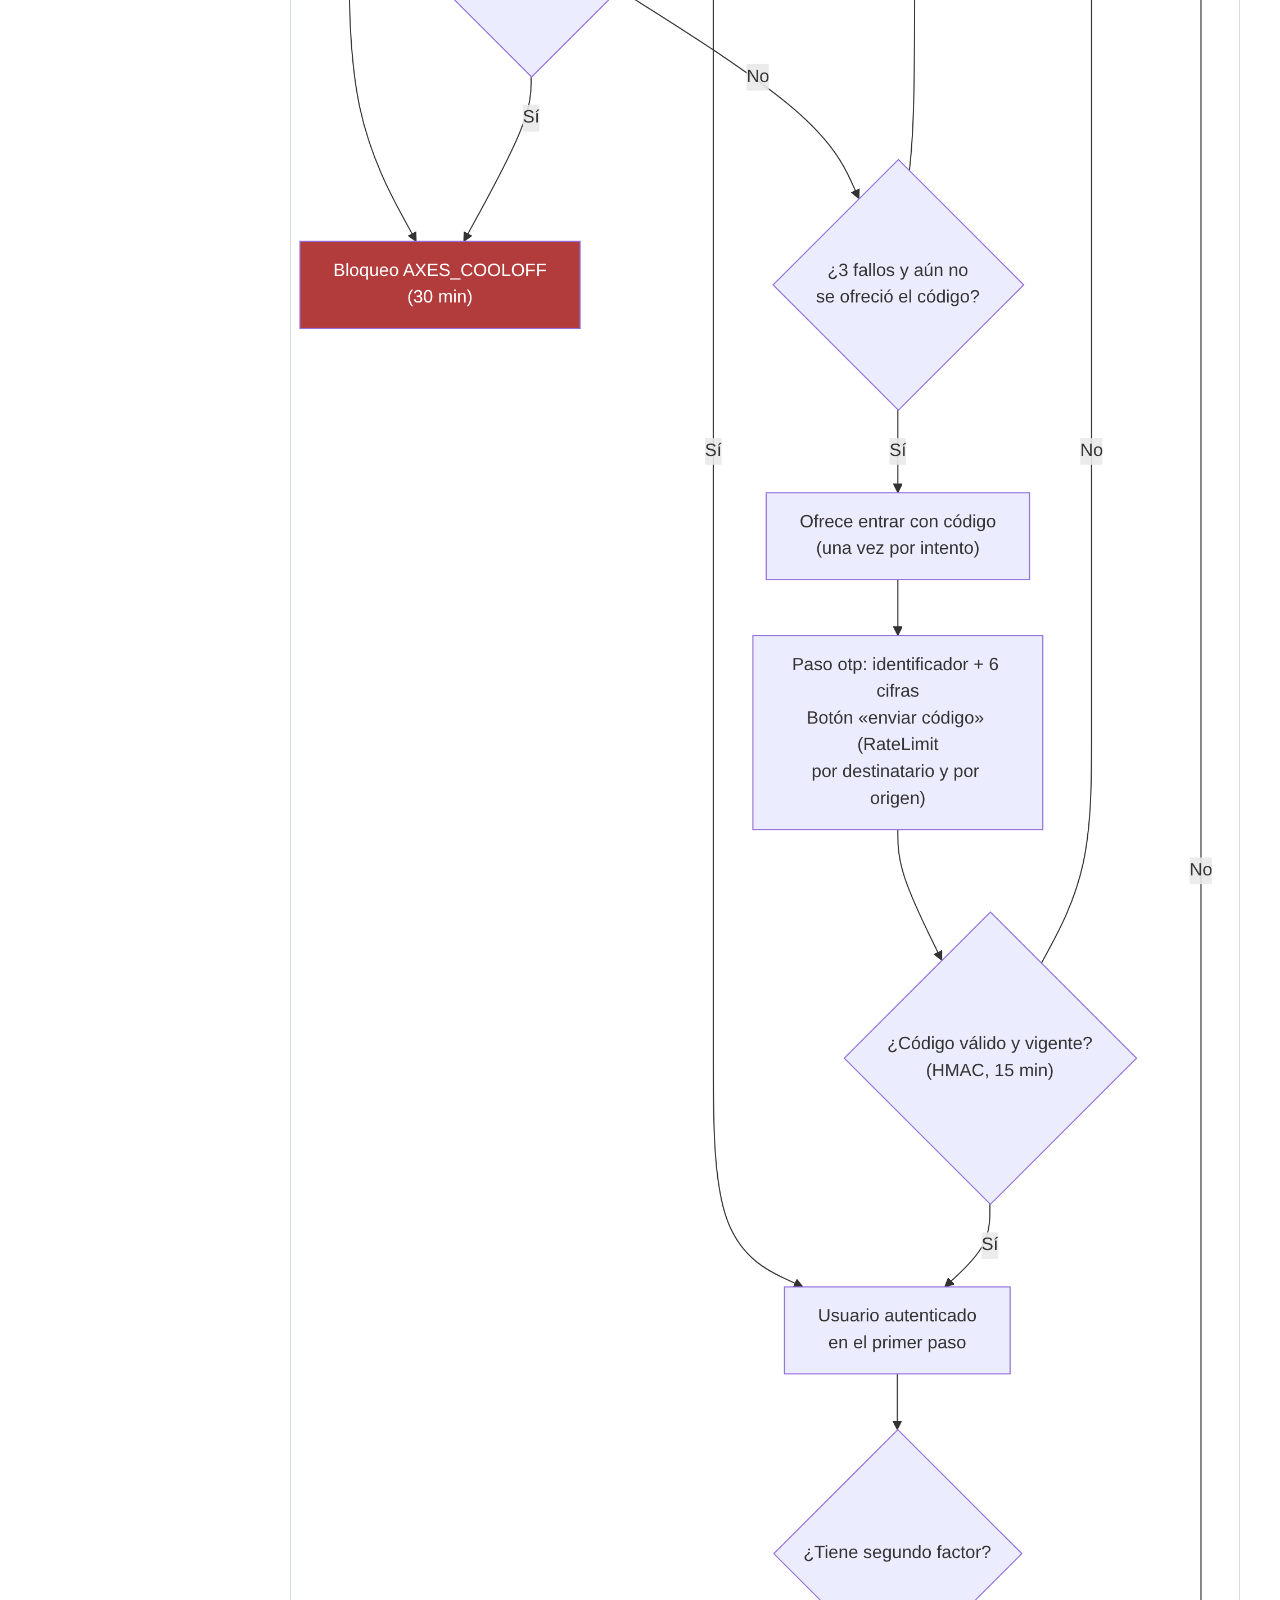
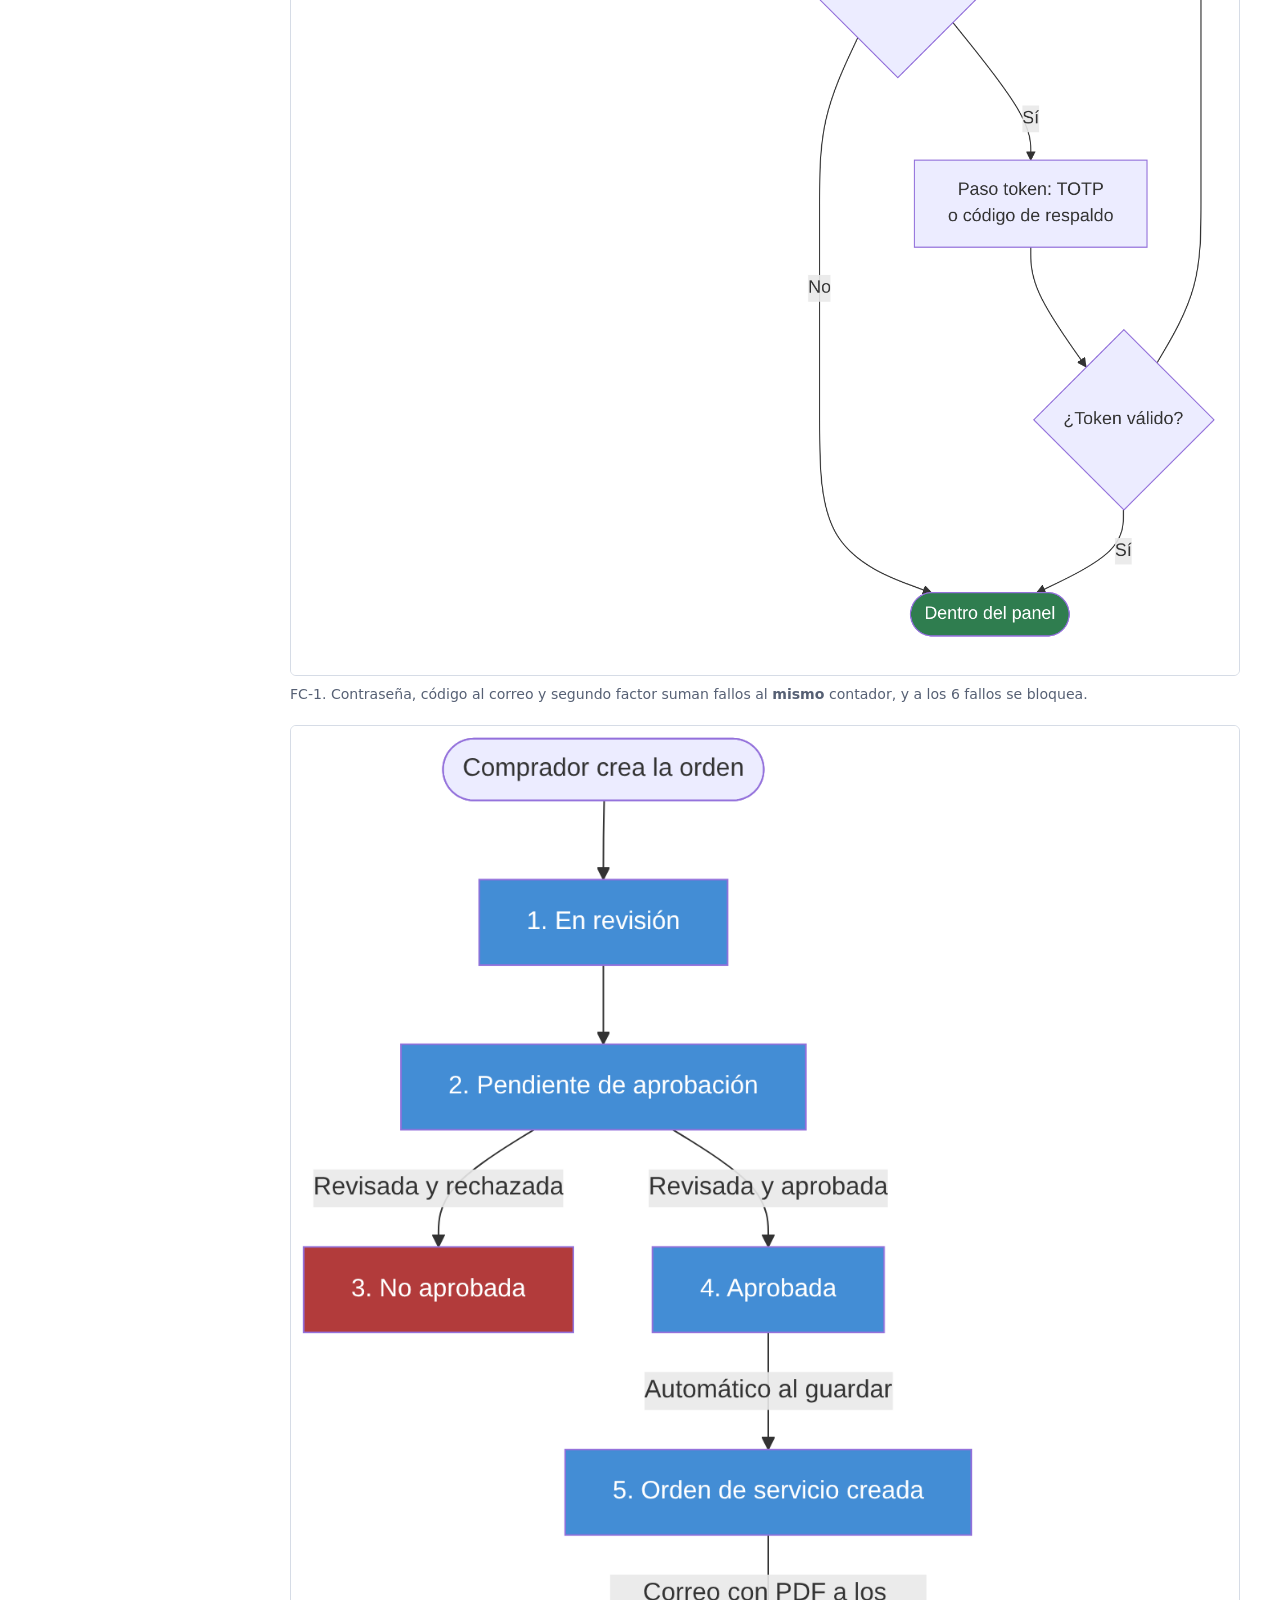
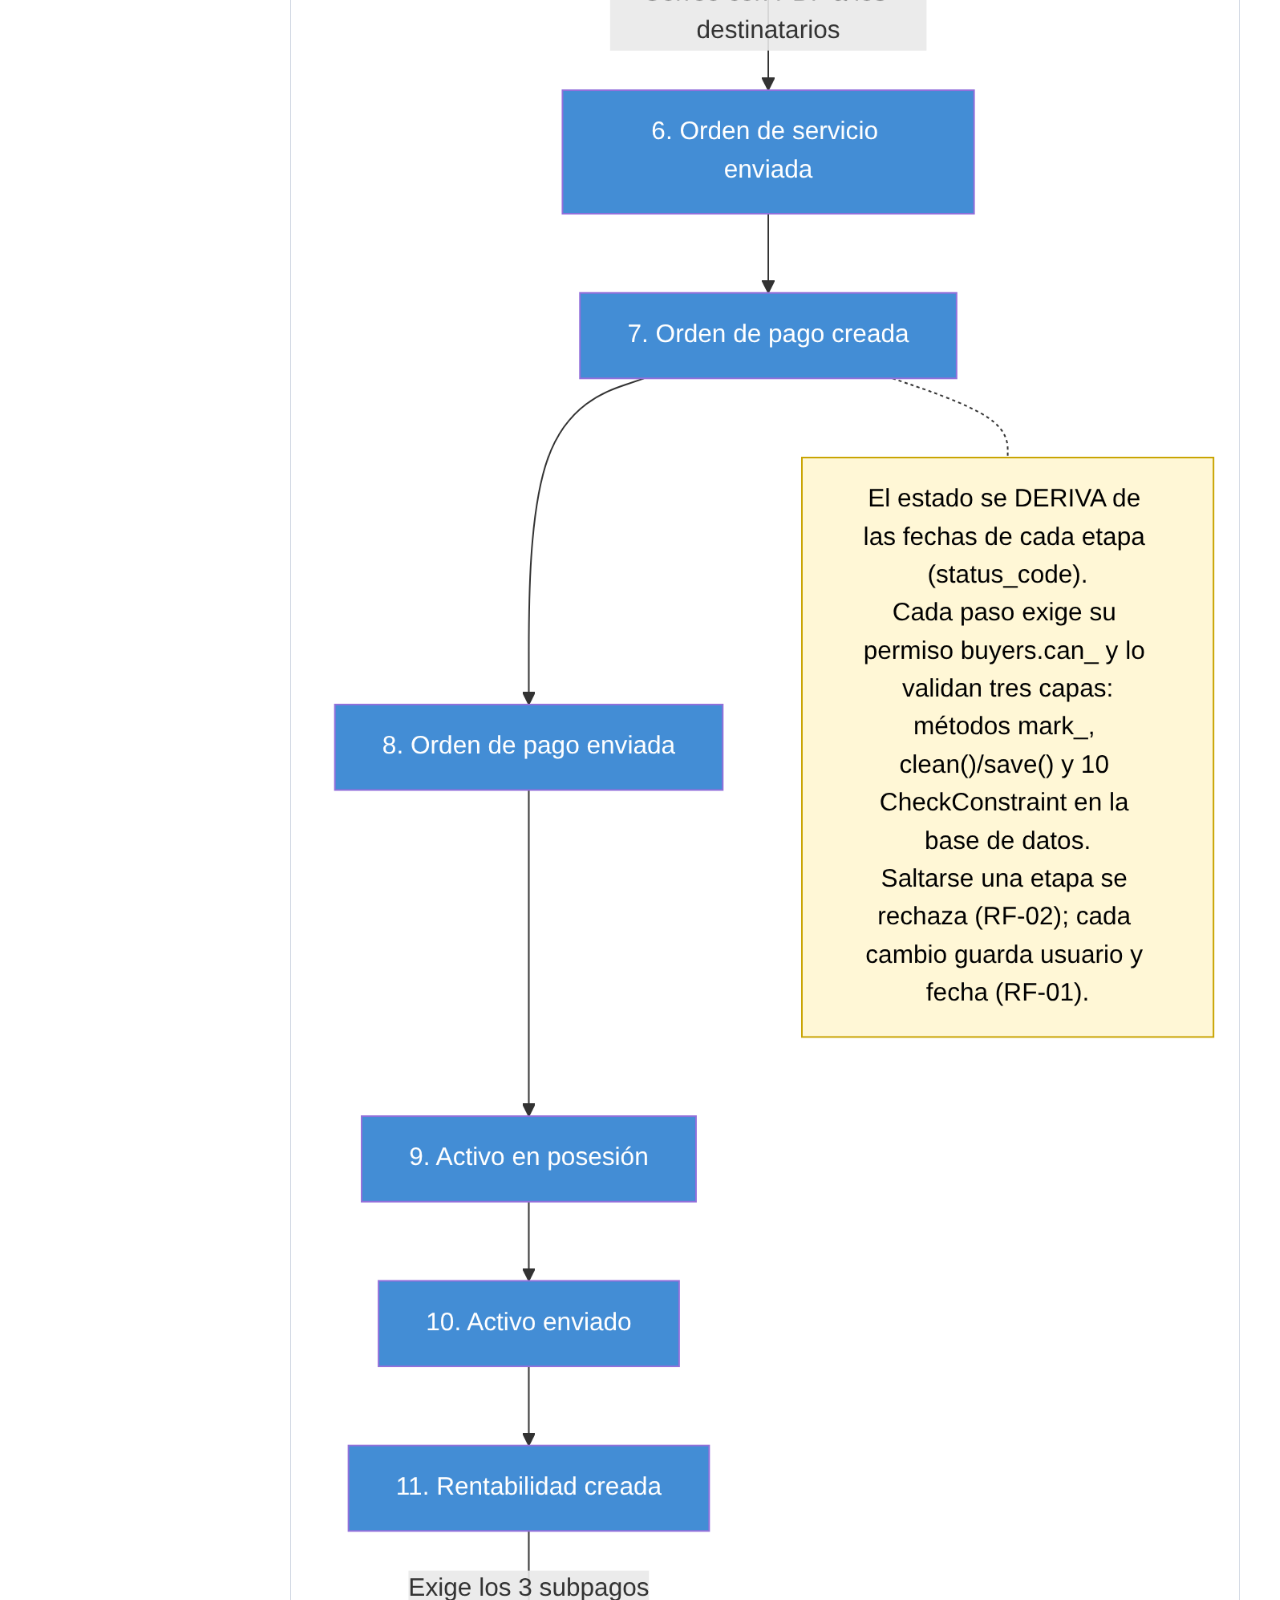
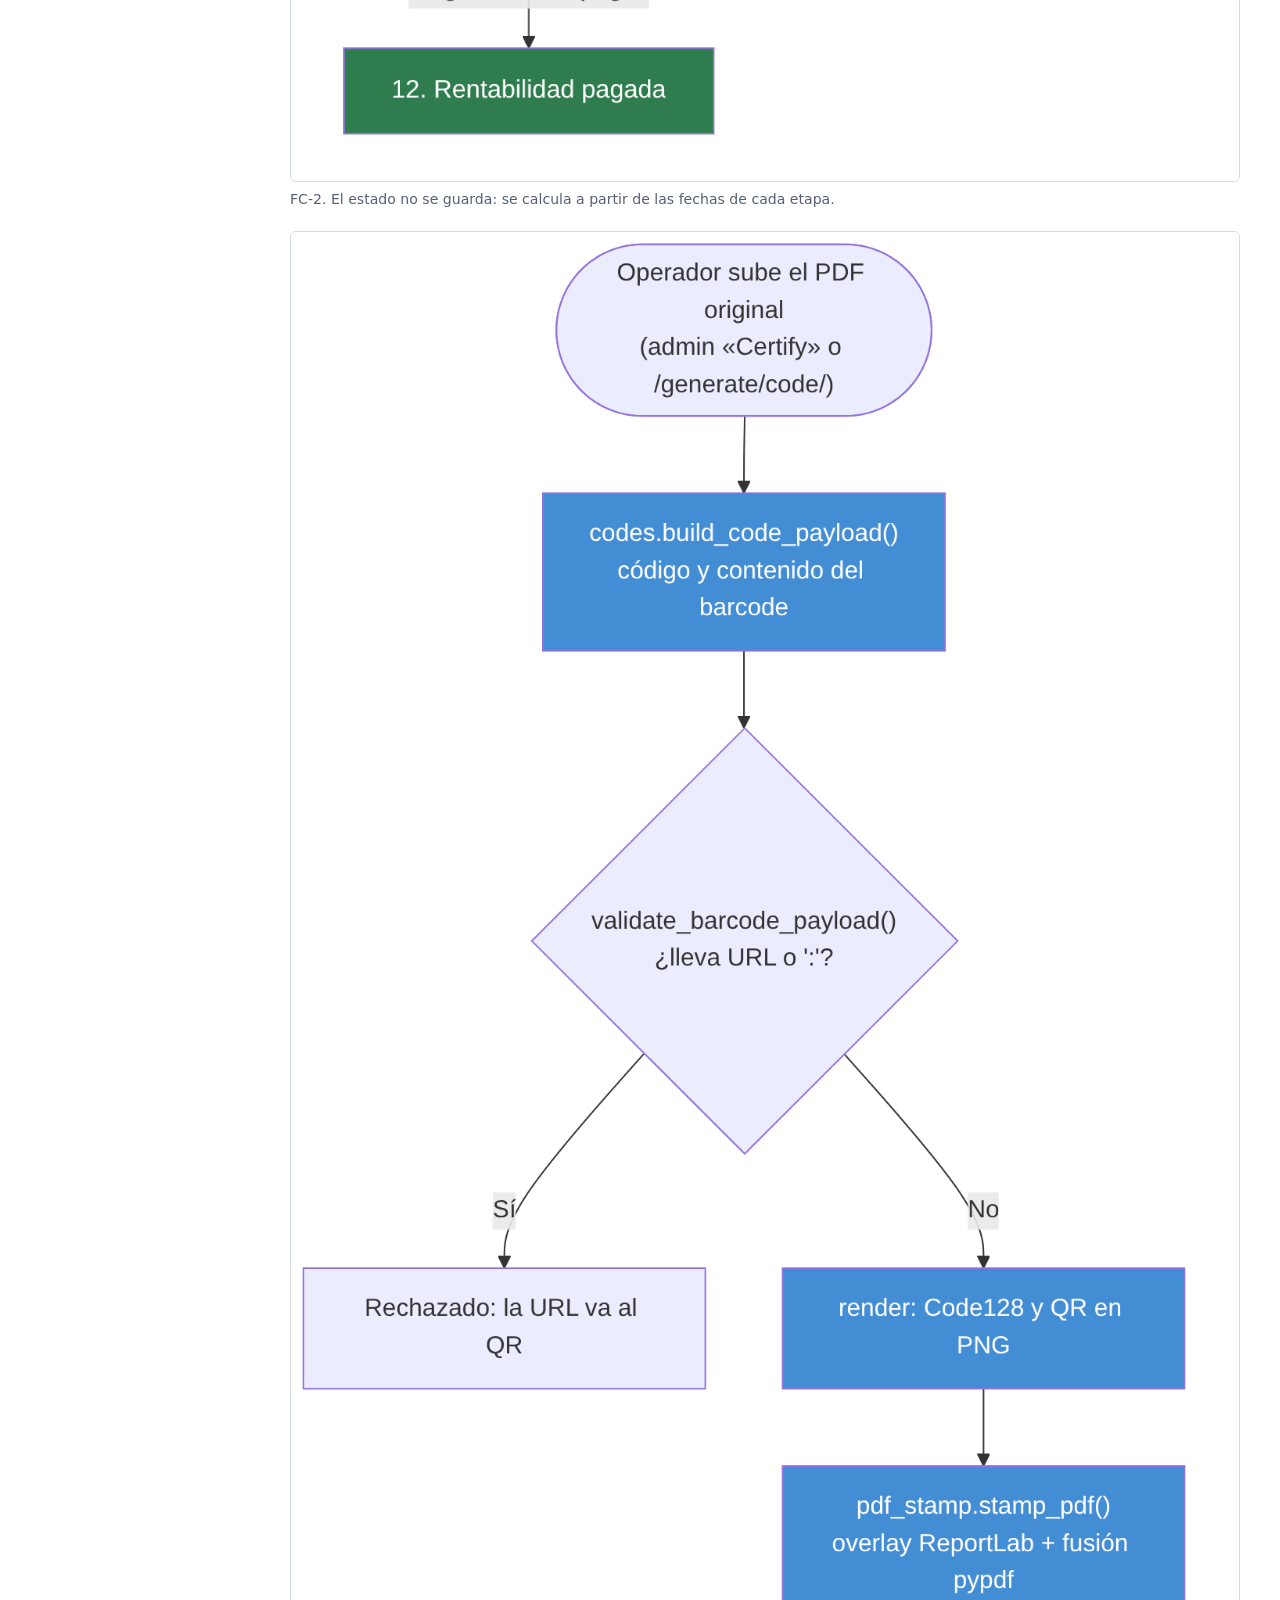
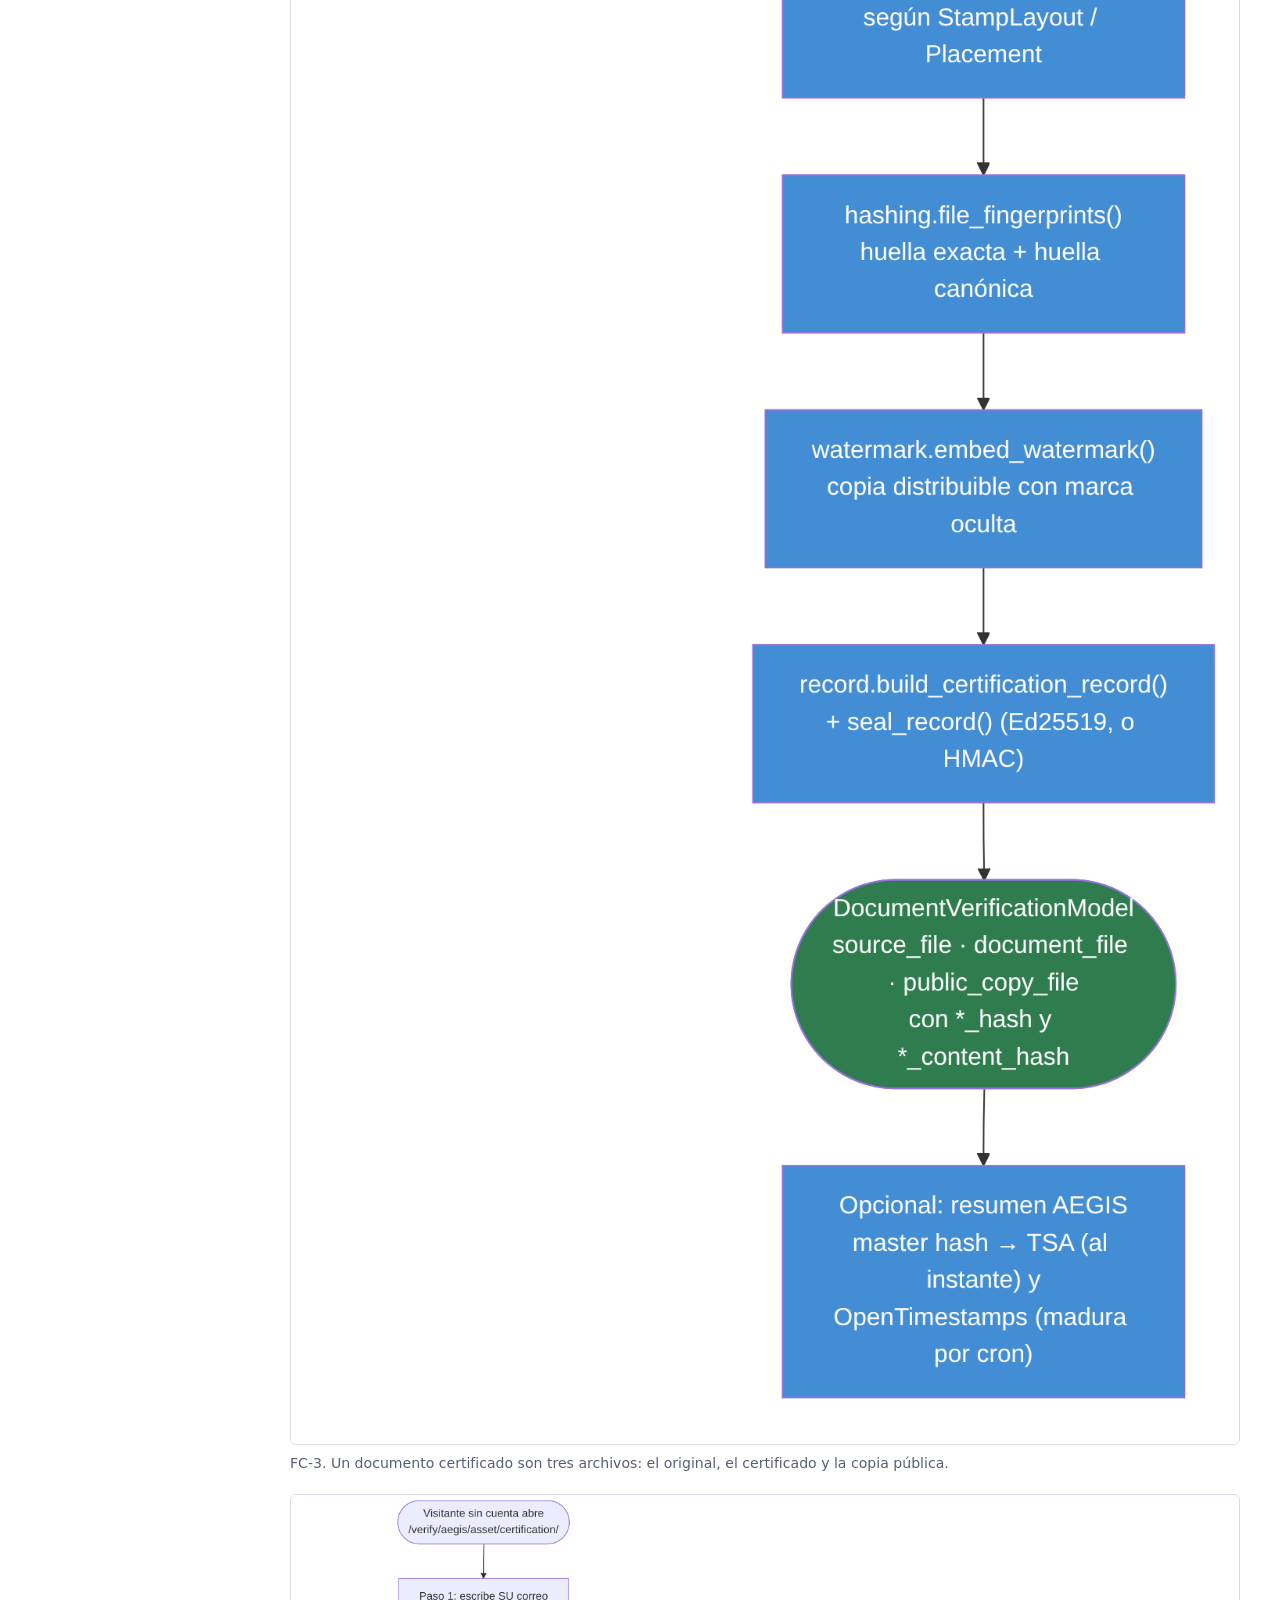
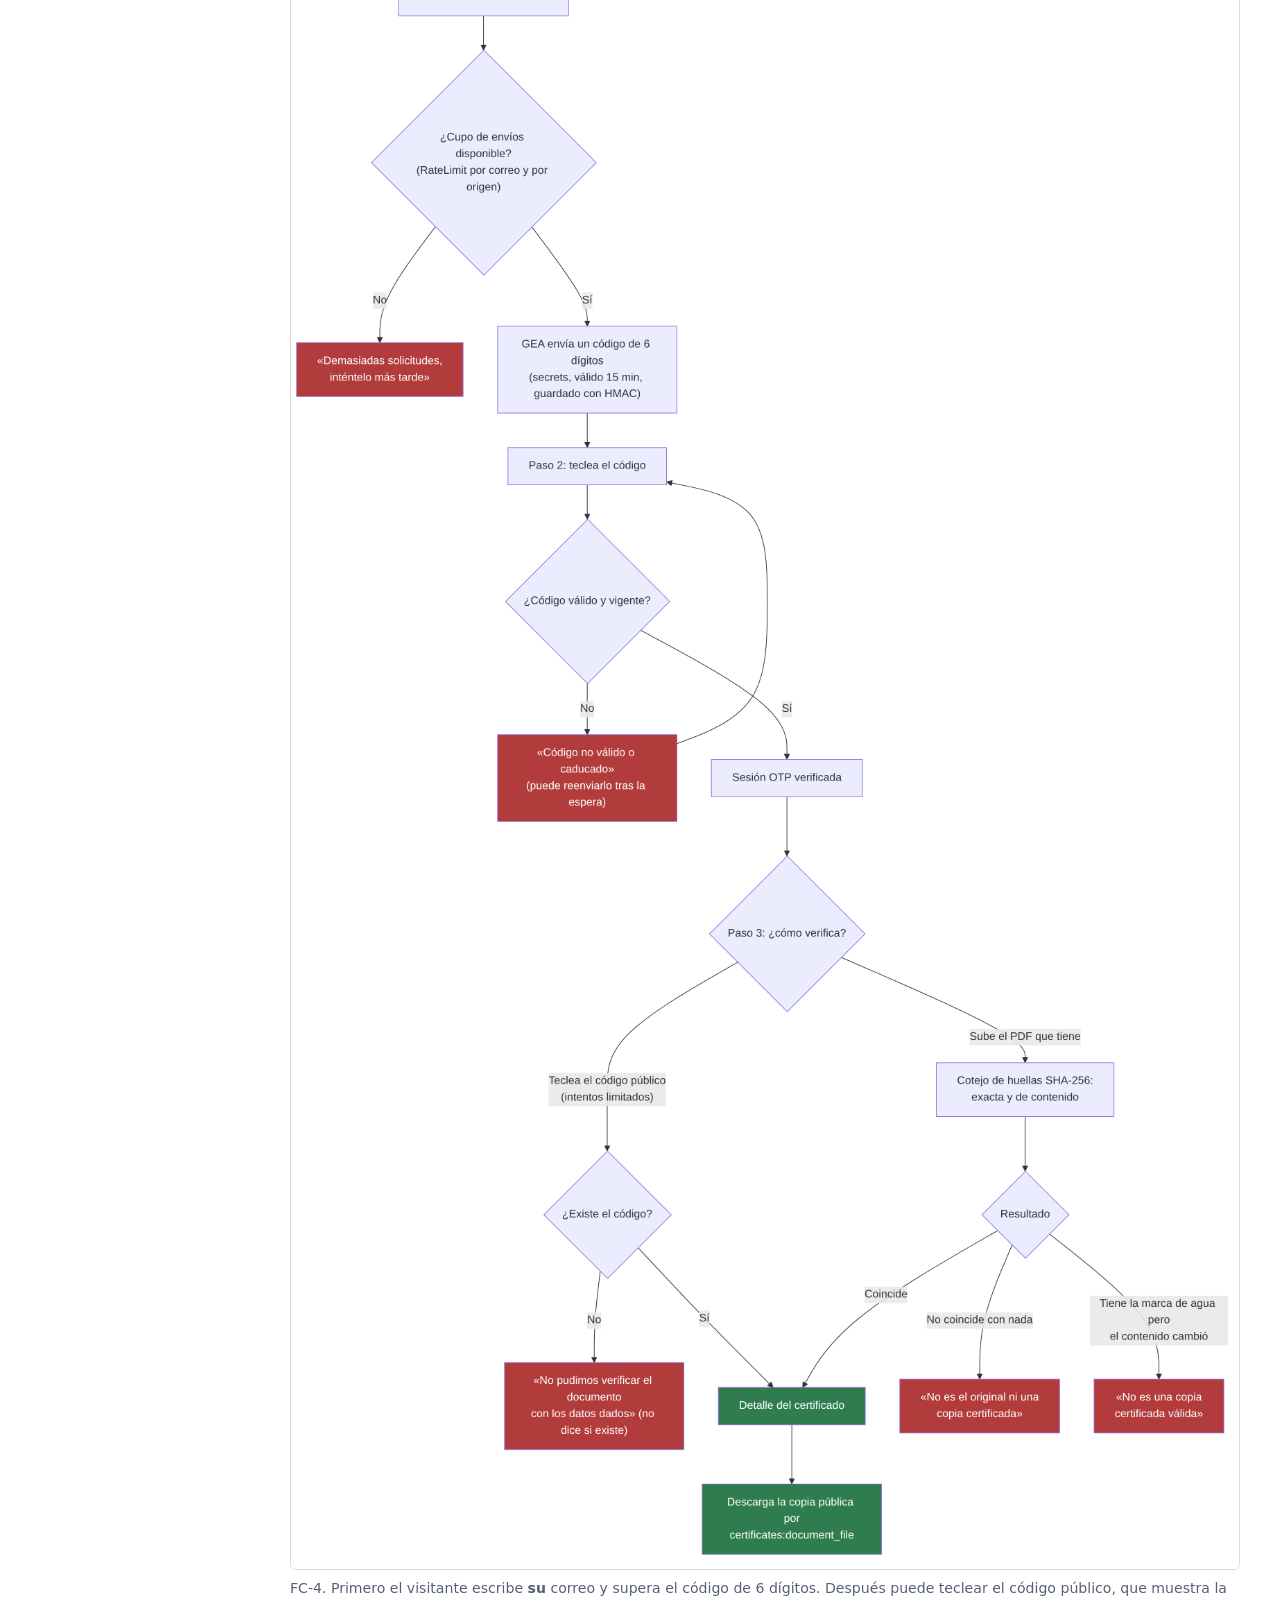
<file: site/print.html>
<!DOCTYPE html>
<html lang="es">
<head>
<meta charset="utf-8">
<meta name="viewport" content="width=device-width, initial-scale=1">
<title>GEA — Gestión Estratégica de Activos — Grupo 7 (versión impresa)</title>
<meta name="description" content="GEA — Gestión Estratégica de Activos: documento completo">
<link rel="stylesheet" href="assets/site.css">
</head>
<body>
<a class="skip" href="#contenido">Saltar al contenido</a>
<div class="layout">
<nav class="site-nav" aria-label="Menú principal">
<p class="brand">GEA<span>Grupo 7</span></p>
<ul>
<li><a href="index.html">Inicio</a></li>
<li><a href="calidad.html">Calidad</a></li>
<li><a href="pruebas.html">Pruebas</a></li>
<li><a href="configuracion.html">Configuración</a></li>
<li><a href="despliegue.html">Despliegue</a></li>
<li><a href="soporte.html">Soporte</a></li>
<li><a href="documentacion.html">Documentación</a></li>
<li><a href="referencias.html">Referencias</a></li>
</ul>
</nav>
<div class="page">
<main id="contenido">
<header class="cover">
<p class="eyebrow">Calidad, pruebas y despliegue de un proyecto de software</p>
<h1>GEA — Gestión Estratégica de Activos</h1>
<p class="meta"><strong>Grupo 7</strong> · Juan Sebastián Morales Delgado</p>
<p class="meta hash">Hash de contenido (SHA-256): <code>3c4ebaa901a0af1af4329e08d33f232c57c79647836a93872259cb966683da97</code></p>
<p class="meta">Estado: <span class="cert-status">certificado en GEA producción</span></p>
<ol>
<li><a href="#sec-inicio">Inicio</a></li>
<li><a href="#sec-calidad">Calidad</a></li>
<li><a href="#sec-pruebas">Pruebas</a></li>
<li><a href="#sec-configuracion">Configuración</a></li>
<li><a href="#sec-despliegue">Despliegue</a></li>
<li><a href="#sec-soporte">Soporte</a></li>
<li><a href="#sec-documentacion">Documentación</a></li>
<li><a href="#sec-referencias">Referencias</a></li>
</ol>
</header>
<section class="doc-section" id="sec-inicio">
<h2>1. Inicio</h2>
<h3 id="gea-gestion-estrategica-de-activos">GEA — Gestión Estratégica de Activos</h3>
<p><strong>Descripción</strong>: GEA es la plataforma web de Propensiones Abogados para gestionar activos históricos (bonos alemanes, oro, billetes de alta denominación). Los tenedores registran activos y sus ubicaciones; los compradores crean órdenes que recorren un flujo de aprobación de 12 etapas con permisos por etapa y PDF generados. Incluye un portal público de verificación de certificados con QR, código de barras, OTP por correo y anclaje temporal en Bitcoin, y un módulo PQRS. Está en producción, en español e inglés.</p>
<p><strong>Control de versiones (trazabilidad de la actividad):</strong> <a href="https://github.com/sebasmd-projects/ing-requisitos-actividad-final-sebastian-morales">https://github.com/sebasmd-projects/ing-requisitos-actividad-final-sebastian-morales</a></p>
<p><strong>Sitio en producción:</strong> <a href="https://geausa.propensionesabogados.com">https://geausa.propensionesabogados.com</a> · <strong>Demo (en despliegue):</strong> <a href="https://geademo.sebasmd.com">https://geademo.sebasmd.com</a> · <strong>Repositorio:</strong> <a href="https://github.com/sebasmd-projects/gea_module_0">https://github.com/sebasmd-projects/gea_module_0</a></p>
<p><strong>Tecnologías:</strong></p>
<div class="table-wrap"><table><thead><tr><th scope="col">Capa</th><th scope="col">Tecnología</th></tr></thead><tbody><tr><td>Lenguaje y framework</td><td>Python 3.11 · Django 5.2 LTS</td></tr><tr><td>Base de datos</td><td>MySQL 8.0.36 (utf8mb4), PII cifrada con Fernet</td></tr><tr><td>Caché y límites</td><td>Redis en un VPS aparte, con TLS y usuario ACL (<code>deploy/REDIS.md</code>); sin él, caché local por proceso</td></tr><tr><td>Interfaz</td><td>Plantillas Django + Bootstrap 5.2.3, AJAX con HTML del servidor</td></tr><tr><td>Documentos</td><td>ReportLab, pypdf, python-barcode, qrcode</td></tr><tr><td>Seguridad</td><td>django-two-factor-auth + django-otp, django-axes, django-auditlog, argon2</td></tr><tr><td>Tareas</td><td>django-crontab</td></tr><tr><td>Integraciones</td><td>OpenAI (traducción), RFC 3161 (TSA), OpenTimestamps</td></tr><tr><td>Gestión</td><td>Git + GitHub, uv (local), pip (servidor)</td></tr><tr><td>Hosting</td><td>cPanel (Conexcol) con servidor web LiteSpeed y aplicación Python</td></tr></tbody></table></div>
<h3 id="vision-y-alcance-del-producto">Visión y alcance del producto</h3>
<p><strong>Visión.</strong> Para Propensiones Abogados y para los tenedores, compradores y verificadores de activos históricos que necesitan confiar en cada orden y en cada documento, GEA es una plataforma web que lleva cada orden por etapas con responsable y fecha, y certifica documentos que cualquiera puede verificar en línea en minutos. A diferencia del seguimiento por correo y hojas de cálculo, cada paso queda auditado, y un certificado se comprueba comparando el archivo con su huella. No hace falta creer en la palabra de la firma.</p>
<p><strong>Problema que resuelve</strong> (Taller de Requerimientos, H1-1 y H1-2):</p>
<ul><li>Unas 4 horas semanales se van en reconstruir el estado de las órdenes.</li><li>Responder cada verificación de certificado tarda hasta 2 días hábiles.</li><li>Hay riesgo de fraude con copias alteradas.</li></ul>
<p><strong>Usuarios</strong> (stakeholders del Taller de Requerimientos; en el código, los tipos de cuenta son Intermediario, Representante, Tenedor y Comprador, más el personal interno):</p>
<div class="table-wrap"><table><thead><tr><th scope="col">Stakeholder</th><th scope="col">Qué necesita de GEA</th></tr></thead><tbody><tr><td>SH-01 CEO</td><td>Ver el estado de cada orden y la rentabilidad sin pedir reportes</td></tr><tr><td>SH-02 CAO</td><td>Aprobar cada etapa dejando registro de quién y cuándo</td></tr><tr><td>SH-03 Captación</td><td>Registrar activos y ubicaciones de los tenedores</td></tr><tr><td>SH-04 Comprador</td><td>Crear órdenes y saber en qué etapa están</td></tr><tr><td>SH-05 Tenedor</td><td>Registrar sus activos y ver solo sus certificados</td></tr><tr><td>SH-06 Verificador externo</td><td>Comprobar un certificado sin crear cuenta</td></tr></tbody></table></div>
<p><strong>Alcance incluido (versión actual):</strong></p>
<div class="table-wrap"><table><thead><tr><th scope="col">Módulo</th><th scope="col">Qué cubre</th><th scope="col">Requisitos</th></tr></thead><tbody><tr><td>Acceso</td><td>Registro por asistente, login con contraseña o código al correo, segundo factor TOTP, bloqueo tras 6 fallos</td><td>RF-07, RNF-01</td></tr><tr><td>Activos e inventario</td><td>Catálogo, ubicaciones físicas e inventario por ubicación</td><td>—</td></tr><tr><td>Órdenes de compra</td><td>Flujo de 12 etapas con permisos por etapa, PDF de orden de servicio y de pago, envío por correo</td><td>RF-01, RF-02</td></tr><tr><td>Certificación documental</td><td>Código público, QR y código de barras estampados, huellas SHA-256, marca de agua, registro sellado, resúmenes AEGIS anclados (TSA y Bitcoin)</td><td>RF-03, RF-04</td></tr><tr><td>Verificación pública</td><td>Por código o subiendo el archivo, con OTP al correo</td><td>RF-05, RF-06</td></tr><tr><td>Histórico del titular</td><td>Cada tenedor ve solo sus certificados</td><td>RF-08</td></tr><tr><td>PQRS y documentos legales</td><td>Peticiones con plazos legales y documentos legales versionados con constancia de aceptación</td><td>—</td></tr><tr><td>Operación</td><td>Consola de operaciones en el admin, auditoría, respaldos cifrados, bloqueo de IP</td><td>—</td></tr></tbody></table></div>
<p><strong>Fuera de alcance:</strong></p>
<ul><li>API REST pública.</li><li>App móvil.</li><li>Pasarela de pagos: GEA <em>registra</em> que un pago se hizo; no lo procesa.</li><li>Notificaciones en tiempo real (rama <code>feat/notificaciones</code>, en desarrollo).</li><li>Migrar los formularios de JotForm a la plataforma (rama <code>feat/jotform-a-local</code>).</li></ul>
<p><strong>La certificación acredita integridad, no veracidad:</strong> prueba que el archivo no cambió desde que se registró, no que sea cierto lo que dice.</p>
<p><strong>Restricciones:</strong></p>
<ul><li>El hosting es cPanel sin <code>uv</code>: se instala con <code>pip</code> desde <code>requirements.txt</code>.</li><li>El usuario de MySQL de cPanel no puede crear bases de prueba, así que las pruebas usan SQLite en memoria.</li><li>Hay que cumplir la Ley 1581 de 2012 (datos personales) y la Ley 1755 de 2015 (derecho de petición).</li></ul>
<h3 id="integrantes">Integrantes</h3>
<div class="table-wrap"><table><thead><tr><th scope="col">Integrante</th><th scope="col">Página de la que es responsable</th></tr></thead><tbody><tr><td>Juan Sebastián Morales Delgado</td><td>Inicio, Calidad, Pruebas, Configuración, Despliegue, Soporte, Documentación y Referencias</td></tr></tbody></table></div>
</section>
<section class="doc-section" id="sec-calidad">
<h2>2. Calidad</h2>
<h3 id="paso-1-modelo-de-calidad">Paso 1. Modelo de calidad</h3>
<p><strong>Modelo:</strong> ISO/IEC 25010:2011 — <em>Systems and software engineering — Systems and software Quality Requirements and Evaluation (SQuaRE) — System and software quality models</em>. Es el mismo que clasificó los RNF del Taller de Requerimientos.</p>
<div class="table-wrap"><table><thead><tr><th scope="col">Característica del modelo</th><th scope="col">Por qué es relevante para el proyecto</th><th scope="col">Funcionalidad o módulo donde aplica</th></tr></thead><tbody><tr><td>Seguridad</td><td>La plataforma guarda pasaportes, firmas y datos financieros, y emite certificados que un tercero usa como prueba; un acceso indebido o un certificado ajeno visible es un incidente legal (H2-1, RNF-01)</td><td>Acceso (<code>account</code>: 2FA, bloqueo por intentos con django-axes) y verificación pública (<code>certificates</code>: OTP con HMAC, entrega de PDF solo por <code>certificates:document_file</code>)</td></tr><tr><td>Fiabilidad</td><td>Tenedores, compradores y verificadores dependen del sitio, y depende de servicios que pueden fallar (base de datos, caché, correo); hay que detectar la caída de cualquiera (RNF-04)</td><td>Health check <code>/health/</code> (<code>core.HealthCheckView</code>), que comprueba base de datos, caché y correo; cron de calentamiento cada 3 min; <code>RateLimit</code> falla cerrado si la caché cae</td></tr><tr><td>Mantenibilidad</td><td>El flujo de 12 etapas tiene tres capas de validación y las dependencias se actualizan a menudo por seguridad (Django 4.2 → 5.2, pillow, pypdf); cada cambio no debe romper lo que ya funciona</td><td>Suite de 1 156 pruebas automáticas, con <code>buyers</code> (flujo de órdenes) y <code>certificates</code>/<code>code_gen</code> (certificación) como módulos críticos</td></tr></tbody></table></div>
<p><strong>Justificación</strong>: Se elige ISO/IEC 25010 porque evalúa la calidad del producto, y GEA es un producto en producción cuyo valor depende de atributos medibles: que la verificación pública de certificados no exponga documentos ajenos, que el acceso resista la fuerza bruta aun con Redis caído y que el código pueda cambiar sin romper el flujo de 12 etapas. Los modelos de proceso, como CMMI, evalúan la madurez de la organización, lo que no aplica a un equipo pequeño (Solarte et al., 2009). La calidad del producto se especifica con características y métricas verificables (Sommerville, 2011).</p>
<h3 id="paso-2-metricas-de-calidad">Paso 2. Métricas de calidad</h3>
<div class="table-wrap"><table><thead><tr><th scope="col">ID</th><th scope="col">Métrica</th><th scope="col">Característica asociada</th><th scope="col">Cómo se mide</th><th scope="col">Herramienta</th><th scope="col">Umbral de aceptación</th></tr></thead><tbody><tr><td>M-01</td><td>Hallazgos de seguridad abiertos</td><td>Seguridad</td><td>Número de líneas <code>AVISO</code> que devuelve <code>python manage.py check_security</code> ejecutado en el servidor. Revisa 9 frentes: vistas sin control de acceso, formularios públicos sin límite, shell, SQL por cadenas, carpetas de subidas, ajustes, bandit, pip-audit y safety</td><td><code>manage.py check_security</code> (incluye bandit y pip-audit)</td><td>0</td></tr><tr><td>M-02</td><td>Cobertura de sentencias</td><td>Mantenibilidad</td><td>(Sentencias ejecutadas por las pruebas / sentencias totales) × 100, sin contar los ficheros de prueba ni las migraciones</td><td><code>manage.py test_report</code> con coverage.py</td><td>≥ 70 %</td></tr><tr><td>M-03</td><td>Estado del health check</td><td>Fiabilidad</td><td><code>GET /health/</code> tras cada despliegue y en la revisión diaria: cuenta como correcta si responde 200 con <code>"response": "OK"</code> y las tres comprobaciones (<code>database</code>, <code>cache</code>, <code>email</code>) en <code>"ok": true</code>. Valor = (comprobaciones correctas / comprobaciones realizadas) × 100</td><td>Endpoint <code>/health/</code> de GEA (<code>core.HealthCheckView</code>)</td><td>100 %</td></tr></tbody></table></div>
<p><strong>Valores medidos el 01/11/2026:</strong></p>
<ul><li><strong>M-01 = 4 hallazgos: no cumple.</strong> Resultado de <code>check_security</code> en el servidor. Uno es una vulnerabilidad real: <code>pypdf</code> 6.21.2, con 7 avisos. Los otros tres son avisos sobre la API de emisores externos, que ya está protegida. Además, bandit no se ejecutó porque no está instalado. El análisis y el plan están en la página Soporte (siguiente sprint).</li><li><strong>M-02 = 73,8 %: cumple.</strong> 10 441 de 14 151 sentencias, con las 1 156 pruebas pasando. Hay módulos por debajo del umbral: <code>common.utils</code> (62,4 %) y <code>buyers</code> (64,9 %).</li><li><strong>M-03 = 100 %: cumple.</strong> Producción respondió <code>{"response": "OK", "status": 200}</code> con <code>database</code>, <code>cache</code> y <code>email</code> en <code>ok</code> (2,5 s).</li></ul>
</section>
<section class="doc-section" id="sec-pruebas">
<h2>3. Pruebas</h2>
<h3 id="flujos-criticos">Flujos críticos</h3>
<p>Son los cuatro recorridos que, si fallan, paran el negocio o exponen datos. Cada caso de prueba sale de uno de ellos.</p>
<div class="table-wrap"><table><thead><tr><th scope="col">ID</th><th scope="col">Flujo crítico</th><th scope="col">Por qué es crítico</th><th scope="col">Requisitos</th></tr></thead><tbody><tr><td>FC-1</td><td>Acceso a la plataforma</td><td>Protege PII, pagos y certificados</td><td>RF-07, RNF-01</td></tr><tr><td>FC-2</td><td>Orden de compra en 12 etapas</td><td>Es el proceso comercial; un salto de etapa reparte PDF con datos falsos</td><td>RF-01, RF-02</td></tr><tr><td>FC-3</td><td>Certificación de un documento</td><td>Lo que se emite aquí se presenta ante bancos y notarios</td><td>RF-03, RF-04</td></tr><tr><td>FC-4</td><td>Verificación pública</td><td>Es la cara pública del sistema y la que más se consulta</td><td>RF-05, RF-06, RF-08</td></tr></tbody></table></div>
<figure><img src="img/05-flujo-acceso.png" alt="FC-1. Contraseña, código al correo y segundo factor suman fallos al mismo contador, y a los 6 fallos se bloquea." width="1686" height="6388" loading="lazy"><figcaption>FC-1. Contraseña, código al correo y segundo factor suman fallos al <strong>mismo</strong> contador, y a los 6 fallos se bloquea.</figcaption></figure>
<figure><img src="img/06-flujo-orden-12-etapas.png" alt="FC-2. El estado no se guarda: se calcula a partir de las fechas de cada etapa." width="1182" height="3310" loading="lazy"><figcaption>FC-2. El estado no se guarda: se calcula a partir de las fechas de cada etapa.</figcaption></figure>
<figure><img src="img/07-flujo-certificacion.png" alt="FC-3. Un documento certificado son tres archivos: el original, el certificado y la copia pública." width="1212" height="3596" loading="lazy"><figcaption>FC-3. Un documento certificado son tres archivos: el original, el certificado y la copia pública.</figcaption></figure>
<figure><img src="img/08-flujo-verificacion-publica.png" alt="FC-4. Primero el visitante escribe su correo y supera el código de 6 dígitos. Después puede teclear el código público, que muestra la ficha, o subir el archivo, que es lo único que prueba que no fue alterado." width="2734" height="4828" loading="lazy"><figcaption>FC-4. Primero el visitante escribe <strong>su</strong> correo y supera el código de 6 dígitos. Después puede teclear el código público, que muestra la ficha, o subir el archivo, que es lo único que prueba que no fue alterado.</figcaption></figure>
<h3 id="3a-tipos-de-prueba">3a. Tipos de prueba</h3>
<div class="table-wrap"><table><thead><tr><th scope="col">Tipo de prueba</th><th scope="col">Qué se prueba en el proyecto</th><th scope="col">Herramienta o técnica</th><th scope="col">Responsable</th></tr></thead><tbody><tr><td>Unitarias</td><td>Reglas del modelo y de los servicios: el estado derivado de la orden, los <code>CheckConstraint</code>, la validación del código de barras y la unicidad del código público</td><td><code>unittest</code> de Django (<code>manage.py test --settings=app_core.settings_test</code>, SQLite en memoria)</td><td>Juan Sebastián Morales Delgado</td></tr><tr><td>Sistema</td><td>Flujos completos por HTTP con el cliente de pruebas de Django: login en sus 6 recorridos, verificación con OTP, cotejo de archivos y aislamiento entre titulares</td><td>Cliente de pruebas de Django; informe con <code>manage.py test_report</code></td><td>Juan Sebastián Morales Delgado</td></tr><tr><td>Seguridad</td><td>Bloqueo por intentos, rutas que responden 404 en lugar de 403, trampa anti-escaneo, cabeceras, dependencias y SRI de recursos externos</td><td>Pruebas de <code>account/tests_login_lockout.py</code>, <code>manage.py check_security</code> (bandit, pip-audit), <code>check_attack_terms</code></td><td>Juan Sebastián Morales Delgado</td></tr></tbody></table></div>
<h3 id="3b-casos-de-prueba">3b. Casos de prueba</h3>
<div class="table-wrap"><table><thead><tr><th scope="col">ID</th><th scope="col">Funcionalidad o requisito</th><th scope="col">Tipo</th><th scope="col">Precondiciones</th><th scope="col">Pasos y datos de entrada</th><th scope="col">Resultado esperado</th></tr></thead><tbody><tr><td>CP-01</td><td>RF-02: no avanzar una orden saltándose una etapa (FC-2)</td><td>Unitaria</td><td><code>OfferModel</code> aprobada, con la orden de servicio <strong>creada pero no enviada</strong> (<code>service_order_sent_at</code> vacío); usuario con el permiso de la etapa</td><td>1. Llamar a <code>mark_payment_order_created(usuario)</code> sobre esa orden. 2. Releer la orden de la base.</td><td>Se lanza <code>ValidationError</code> («You cannot create a payment order before service order is sent»); <code>payment_order_created_at</code> sigue vacío y <code>status_code</code> sigue en «Orden de servicio creada»</td></tr><tr><td>CP-02</td><td>RF-03: código público único para cada documento (FC-3)</td><td>Unitaria</td><td>Dos PDF distintos, <code>contrato_a.pdf</code> y <code>contrato_b.pdf</code>, y una secuencia de códigos inicializada</td><td>1. Certificar <code>contrato_a.pdf</code> con <code>certify_document()</code>. 2. Certificar <code>contrato_b.pdf</code>. 3. Comparar sus <code>public_code</code>.</td><td>Cada uno recibe un código de 12 caracteres, distinto entre sí y que no existía antes en <code>DocumentVerificationModel</code></td></tr><tr><td>CP-03</td><td>RF-05: código de un solo uso al correo antes de mostrar un certificado (FC-4)</td><td>Sistema</td><td>Documento certificado activo; visitante sin sesión; backend de correo en memoria (<code>locmem</code>)</td><td>1. <code>GET /verify/aegis/asset/certification/</code>. 2. Enviar el correo <code>verificador@banco.test</code>. 3. Leer el correo recibido. 4. Enviar el código de 6 dígitos. 5. Repetir el paso 4 con el mismo código pasados 16 minutos (reloj simulado).</td><td>Llega un correo con un código de 6 dígitos y la página pasa al formulario del código público. A los 16 minutos el mismo código responde «Código no válido o caducado.» (validez <code>OTP_TTL_MINUTES</code> = 15)</td></tr><tr><td>CP-04</td><td>RF-06: detectar un PDF alterado (FC-4)</td><td>Sistema</td><td>Sesión OTP ya verificada; un documento certificado; <code>copia_alterada.pdf</code> es su copia pública (con marca de agua) con un texto cambiado en la página 2</td><td>1. Elegir «verificar por archivo». 2. Subir <code>copia_alterada.pdf</code>. 3. Repetir con la copia pública sin tocar.</td><td>Con la alterada: «Este archivo lleva la marca de agua oculta de la plataforma, por lo que procede de una copia certificada, pero su contenido ha sido modificado. No es una copia certificada válida.». Con la intacta: se abre el detalle del certificado</td></tr><tr><td>CP-05</td><td>RNF-01 y RF-07: bloqueo tras intentos fallidos (FC-1)</td><td>Seguridad</td><td>Usuario activo <code>tenedor.prueba@correo.test</code> con contraseña <code>Clave.Valida.2026</code>; django-axes activo con <code>AXES_FAILURE_LIMIT=6</code></td><td>1. En <code>/account/login/</code>, enviar 6 veces la contraseña <code>Incorrecta1</code>. 2. Enviar la contraseña correcta.</td><td>Tras el 6.º fallo el acceso queda bloqueado 30 minutos: la contraseña correcta tampoco entra, y el intento queda en el registro de axes</td></tr></tbody></table></div>
<h3 id="3c-criterios-de-aceptacion">3c. Criterios de aceptación</h3>
<ol><li>El 100 % de los casos CP-01 a CP-05 aprobados, y <code>python manage.py test_report</code> informa 0 fallos y 0 errores en las 1 156 pruebas.</li><li>M-01 = 0: <code>python manage.py check_security</code> en el servidor termina sin ningún <code>AVISO</code>, y <code>python manage.py check --deploy</code> sin advertencias.</li><li>M-02 ≥ 70 % de cobertura de sentencias, y M-03 = 100 %: <code>/health/</code> responde <code>"OK"</code> en todas las comprobaciones posteriores al despliegue.</li></ol>
<p><strong>Estado real</strong> (01/11/2026, <code>master</code> 5be1ed9, Python 3.11, <code>DJANGO_DEBUG=False</code>):</p>
<div class="table-wrap"><table><thead><tr><th scope="col">Criterio</th><th scope="col">Resultado</th><th scope="col">¿Cumple?</th></tr></thead><tbody><tr><td>1</td><td><code>test_report</code>: 1 156 pruebas, 1 156 pasan, 0 fallan, 0 con error, 0 saltadas (155 s)</td><td>Sí</td></tr><tr><td>2</td><td><code>check_security</code>: 4 avisos (ver Soporte)</td><td>No; planeado para el siguiente sprint</td></tr><tr><td>3</td><td>Cobertura 73,8 %; <code>/health/</code> responde <code>"OK"</code></td><td>Sí</td></tr></tbody></table></div>
<p>Las pruebas se ejecutan con <code>DEBUG=False</code>. Con un <code>.env</code> de desarrollo se activa <code>django-debug-toolbar</code> y fallan 8 pruebas de la consola de operaciones.</p>
</section>
<section class="doc-section" id="sec-configuracion">
<h2>4. Configuración</h2>
<h3 id="4a-versionado">4a. Versionado</h3>
<p><strong>Situación real:</strong> GEA no versiona hoy. <code>pyproject.toml</code> declara <strong>0.1.0</strong> desde el principio, no hay etiquetas de Git y los commits no llevan número.</p>
<p><strong>Esquema [Propuesta]:</strong> SemVer <code>MAYOR.MENOR.PARCHE</code>, con etiquetas de Git <code>vX.Y.Z</code> y la versión en <code>pyproject.toml</code>. Aplicado a cambios reales del historial:</p>
<div class="table-wrap"><table><thead><tr><th scope="col">Cambio</th><th scope="col">Qué número sube</th><th scope="col">Ejemplo</th></tr></thead><tbody><tr><td>Corrección compatible: «Seguridad: fijo wheel ≥ 0.46.2 (CVE-2026-24049)»</td><td>PARCHE</td><td>0.2.0 → <strong>0.2.1</strong></td></tr><tr><td>Funcionalidad compatible: «C1: certificación documental para emisores externos»</td><td>MENOR (PARCHE a 0)</td><td>0.1.0 → <strong>0.2.0</strong></td></tr><tr><td>Cambio incompatible: por ejemplo, retirar el login antiguo o cambiar <code>jcs.py</code>, lo que invalida los master hash ya anclados</td><td>MAYOR</td><td>0.x → <strong>1.0.0</strong></td></tr></tbody></table></div>
<h3 id="4b-repositorio-y-ramas">4b. Repositorio y ramas</h3>
<p>Git con GitHub: <code>sebasmd-projects/gea_module_0</code>, repositorio privado. Pull Requests numerados (#56 a #62 recientes).</p>
<div class="table-wrap"><table><thead><tr><th scope="col">Rama</th><th scope="col">Propósito</th></tr></thead><tbody><tr><td><code>master</code></td><td>Código estable. Es lo que corre en producción (el servidor hace <code>git pull --ff-only</code> de esta rama)</td></tr><tr><td><code>feat/*</code></td><td>Una funcionalidad por rama. Hoy: <code>feat/notificaciones</code>, <code>feat/jotform-a-local</code>, <code>feat/solicitud-formulario-de-certificacion-documental</code></td></tr><tr><td><code>security/*</code></td><td>Actualizaciones de seguridad de dependencias (<code>security/deps-2026-10</code>)</td></tr><tr><td><code>claude/*</code></td><td>Ramas de trabajo asistido por IA; pasan por la misma revisión y PR</td></tr></tbody></table></div>
<h3 id="4c-entornos">4c. Entornos</h3>
<div class="table-wrap"><table><thead><tr><th scope="col">Entorno</th><th scope="col">Propósito</th><th scope="col">Dónde se ejecuta</th><th scope="col">Quién tiene acceso</th><th scope="col">Rama desde la que se despliega</th></tr></thead><tbody><tr><td>Desarrollo</td><td>Programar y depurar</td><td>Portátil (Windows/PowerShell o Linux) con <code>uv run python manage.py runserver</code> en <code>0.0.0.0:8000</code>, MySQL o PostgreSQL local, <code>DJANGO_DEBUG=True</code>, correo en consola</td><td>El desarrollador</td><td><code>feat/*</code> de su tarea</td></tr><tr><td>Pruebas</td><td>Verificar antes de integrar y enseñar el sistema sin tocar producción</td><td>Suite automática con <code>app_core.settings_test</code> (SQLite en memoria) y el demo <a href="https://geademo.sebasmd.com">https://geademo.sebasmd.com</a>, en un cPanel compartido con LiteSpeed (dominio personal)</td><td>Desarrollador, revisor y quien recibe el enlace del demo</td><td>La rama del Pull Request (suite) · <code>master</code> (demo)</td></tr><tr><td>Producción</td><td>Atender a usuarios reales</td><td>cPanel (Conexcol) con LiteSpeed, MySQL 8.0.36, Redis en un VPS por TLS; <a href="https://geausa.propensionesabogados.com">https://geausa.propensionesabogados.com</a></td><td>Administrador del hosting y superusuarios con segundo factor</td><td><code>master</code></td></tr></tbody></table></div>
<p>El demo está <strong>en despliegue</strong>. Falta que el proveedor del cPanel compartido dé permiso para instalar <code>mysqlclient</code>, que se compila con las cabeceras de MySQL.</p>
<h3 id="4d-control-de-cambios">4d. Control de cambios</h3>
<figure><img src="img/10-flujo-control-cambios.png" alt="10 flujo control cambios" width="3568" height="588" loading="lazy"></figure>
<ol><li><strong>Solicitud.</strong> Quien detecta la necesidad llena el formato de solicitud de cambio (CR). Responsable: el solicitante (SH-01 a SH-03 o un usuario vía PQRS).</li><li><strong>Evaluación.</strong> Se analiza el impacto: módulos, invariantes del <code>CLAUDE.md</code>, migraciones, riesgo y esfuerzo. Responsable: el líder técnico (Juan Sebastián Morales Delgado).</li><li><strong>Aprobación.</strong> Se aprueba, se rechaza o se pospone, y se fija la versión destino. Responsable: la Dirección administrativa (SH-02) de Propensiones Abogados.</li><li><strong>Implementación.</strong> Rama <code>feat/*</code> o <code>fix/*</code>, código con su prueba y Pull Request hacia <code>master</code>. Responsable: el desarrollador asignado.</li><li><strong>Verificación.</strong> Suite completa, <code>check_security</code> y revisión del PR. Si pasa, merge y despliegue; si no, vuelve al paso 4. Responsable: el revisor del PR.</li></ol>
<p>El proceso y el formato son <strong>[Propuesta]</strong>: hoy los cambios se registran como Pull Requests de GitHub, sin formato de solicitud. El ejemplo usa un cambio real (el commit «Un certificado puede tener varios titulares, no solo uno»); el ID, la fecha y el solicitante son ilustrativos.</p>
<p><strong>Formato de solicitud de cambio:</strong></p>
<div class="table-wrap"><table><thead><tr><th scope="col">Campo</th><th scope="col">Ejemplo</th></tr></thead><tbody><tr><td>ID</td><td>CR-2026-014</td></tr><tr><td>Fecha</td><td>01/11/2026</td></tr><tr><td>Solicitante</td><td>Juan Sebastián Morales Delgado</td></tr><tr><td>Descripción</td><td>Un certificado debe poder tener varios titulares, no solo uno</td></tr><tr><td>Justificación</td><td>Los integrantes de una organización quedaban fuera del histórico</td></tr><tr><td>Impacto</td><td><code>certificates</code> (FK → M2M <code>holders</code>), migración, <code>code_gen/access.py</code>; riesgo medio</td></tr><tr><td>Prioridad</td><td>Alta</td></tr><tr><td>Estado</td><td>Aprobado / En curso / Verificado / Cerrado / Rechazado</td></tr><tr><td>Responsable</td><td>Juan Sebastián Morales Delgado</td></tr><tr><td>Versión destino</td><td>0.3.0</td></tr></tbody></table></div>
</section>
<section class="doc-section" id="sec-despliegue">
<h2>5. Despliegue</h2>
<h3 id="5a-requisitos-tecnicos-minimos">5a. Requisitos técnicos mínimos</h3>
<div class="table-wrap"><table><thead><tr><th scope="col">Categoría</th><th scope="col">Requisito</th><th scope="col">Valor mínimo</th></tr></thead><tbody><tr><td>Software</td><td>Python</td><td>3.11</td></tr><tr><td>Software</td><td>Framework</td><td>Django 5.2 LTS (<code>&gt;=5.2,&lt;6.0</code>)</td></tr><tr><td>Base de datos</td><td>Motor</td><td>MySQL 8.0.11 (producción: 8.0.36), o MariaDB 10.5, o PostgreSQL 14</td></tr><tr><td>Software</td><td>Caché y límites de intentos (recomendado)</td><td>Redis con TLS (puerto 6380) y usuario ACL</td></tr><tr><td>Hosting</td><td>Servidor de aplicación</td><td>cPanel con aplicación Python, servidor LiteSpeed y acceso SSH</td></tr><tr><td>Almacenamiento</td><td>Espacio libre</td><td>1 GB (estáticos ≈ 45 MB, más media, respaldos y logs; estimación)</td></tr><tr><td>Red</td><td>HTTPS</td><td>Certificado TLS válido (AutoSSL) en el puerto 443</td></tr><tr><td>Software</td><td>Procesado de vídeo</td><td>ffmpeg en el <code>PATH</code> (galería multimedia)</td></tr><tr><td>Software</td><td>Conector de MySQL</td><td><code>mysqlclient</code> 2.2.8. Se compila al instalarse: necesita las cabeceras de MySQL (<code>libmysqlclient-dev</code> o <code>mysql-devel</code>) y <code>pkg-config</code>. En un cPanel compartido hay que pedírselas al proveedor</td></tr></tbody></table></div>
<h3 id="arquitectura-de-despliegue">Arquitectura de despliegue</h3>
<figure><img src="img/02-c4-contenedores.png" alt="Qué corre en cada servidor y cómo se comunican." width="2946" height="1796" loading="lazy"><figcaption>Qué corre en cada servidor y cómo se comunican.</figcaption></figure>
<h3 id="5b-procedimiento-de-instalacion">5b. Procedimiento de instalación</h3>
<figure><img src="img/09-flujo-despliegue.png" alt="09 flujo despliegue" width="1658" height="5036" loading="lazy"></figure>
<ol><li><strong>Comprobar en local</strong> con <code>uv run python manage.py check --deploy</code>, <code>check_security</code> y <code>check_requirements</code>. → Los tres terminan sin hallazgos.</li><li><strong>Exportar dependencias</strong> con <code>uv export --no-dev --format=requirements-txt &gt; requirements.txt</code>, y hacer commit. → <code>check_requirements</code> confirma que producción instalará lo declarado.</li><li><strong>Respaldar</strong> en el servidor con <code>python manage.py db_backup -o backups/</code>. → Se crea el respaldo cifrado con permisos <code>600</code>.</li><li><strong>Traer el código</strong> con <code>git pull --ff-only</code>. → Git responde «Fast-forward» sin conflictos.</li><li><strong>Instalar dependencias</strong> con <code>pip install -r requirements.txt</code> en el entorno virtual de la aplicación Python de cPanel. → Termina sin errores y <code>pip check</code> responde «No broken requirements found». Si falla al compilar <code>mysqlclient</code>, faltan las cabeceras de MySQL en el servidor (requisito de 5a).</li><li><strong>Completar el <code>.env</code></strong> (copiado de <code>docs/env.example</code>) y ejecutar <code>python manage.py check</code>. → No aparece <code>ImproperlyConfigured</code>; si falta una variable, el mensaje dice cuál.</li><li><strong>Migrar y recoger estáticos</strong> con <code>python manage.py migrate</code>, <code>collectstatic --noinput</code> y <code>compilemessages</code>. → Una segunda ejecución de <code>migrate</code> dice «No migrations to apply», y <code>collectstatic</code> termina sin errores.</li><li><strong>Proteger la media</strong> copiando <code>deploy/media.htaccess</code> a <code>MEDIA_ROOT</code> y <code>deploy/media-protected.htaccess</code> a <code>certificates/</code>, <code>passport_images/</code>, <code>signature_images/</code> y <code>pqrs/</code>. → <code>curl -I https://geausa.propensionesabogados.com/public/media/certificates/documents/&lt;archivo&gt;.pdf</code> responde <strong>404</strong>.</li><li><strong>Instalar las tareas programadas</strong> con <code>python manage.py crontab add</code>. → <code>python manage.py check_cron</code> lista las 5 tareas: anclajes OTS, código diario, calentamiento, rotación de logs y avisos legales.</li><li><strong>Reiniciar</strong> con <code>touch tmp/restart.txt</code>. → <code>curl -I https://geausa.propensionesabogados.com/health/</code> responde <strong>200</strong>, y la verificación pública carga.</li></ol>
<h3 id="5c-plan-de-reversion">5c. Plan de reversión</h3>
<p><strong>[Propuesta]</strong> GEA no tiene un procedimiento de reversión escrito. Este se basa en sus herramientas reales: <code>git</code>, <code>db_backup</code> y el reinicio de la aplicación.</p>
<ol><li><strong>Detectar</strong> que <code>/health/</code> no responde 200 o que la verificación pública falla tras desplegar, y anotar el commit que había antes del <code>git pull</code> (paso 3).</li><li><strong>Volver al código anterior</strong> con <code>git checkout &lt;commit_anterior&gt;</code>. Después: <code>pip install -r requirements.txt</code>, <code>collectstatic --noinput</code> y <code>touch tmp/restart.txt</code>.</li><li><strong>Si una migración dañó datos</strong>, restaurar el respaldo cifrado del paso 3 con la <code>GEA_BACKUP_PASSPHRASE</code>.</li><li><strong>Verificar:</strong> <code>/health/</code> responde 200, un login de prueba funciona y una verificación de certificado funciona. Después, abrir una incidencia con la causa.</li></ol>
<h3 id="5d-evidencia">5d. Evidencia</h3>
<p>Capturas reales tomadas el 01/11/2026 de las páginas públicas de producción (todas respondieron 200):</p>
<ul><li><figure><img src="img/evidencia-1-produccion-inicio.png" alt="https://geausa.propensionesabogados.com" width="1366" height="860" loading="lazy"><figcaption><a href="https://geausa.propensionesabogados.com">https://geausa.propensionesabogados.com</a></figcaption></figure></li><li><figure><img src="img/evidencia-2-produccion-verificacion.png" alt="portal de verificación, paso 1: pide el correo del visitante" width="1366" height="860" loading="lazy"><figcaption>portal de verificación, paso 1: pide el correo del visitante</figcaption></figure></li><li><figure><img src="img/evidencia-3-produccion-login.png" alt="inicio de sesión en /account/login/" width="1366" height="860" loading="lazy"><figcaption>inicio de sesión en <code>/account/login/</code></figcaption></figure></li></ul>
</section>
<section class="doc-section" id="sec-soporte">
<h2>6. Soporte</h2>
<h3 id="6a-canal-y-formato-de-reporte">6a. Canal y formato de reporte</h3>
<p><strong>Canales:</strong></p>
<ul><li><strong>Usuarios externos:</strong> el <strong>formulario PQRS</strong> del propio sitio (módulo <code>pqrs</code>, con plazos legales). Existe en el código.</li><li><strong>Equipo:</strong> <strong>GitHub Issues</strong> del repositorio <strong>[Propuesta]</strong>.</li><li><strong>Vulnerabilidades:</strong> por correo a <code>info@propensionesabogados.com</code> (el mismo contacto de los correos OTP), nunca en un Issue público.</li></ul>
<figure><img src="img/11-flujo-soporte.png" alt="11 flujo soporte" width="1054" height="3922" loading="lazy"></figure>
<p><strong>Formato de reporte de incidencia:</strong></p>
<div class="table-wrap"><table><thead><tr><th scope="col">Campo</th><th scope="col">Ejemplo</th></tr></thead><tbody><tr><td>ID / radicado</td><td>INC-2026-031</td></tr><tr><td>Fecha y hora</td><td>01/11/2026 09:42</td></tr><tr><td>Reportado por</td><td>verificador@banco.test (SH-06)</td></tr><tr><td>Módulo o URL</td><td><code>/verify/aegis/asset/certification/</code></td></tr><tr><td>Tipo de usuario</td><td>Verificador externo (sin cuenta)</td></tr><tr><td>Severidad</td><td>Alto</td></tr><tr><td>Descripción y pasos para reproducir</td><td>1. Escribir su correo en el portal de verificación. 2. Pulsar «Enviar código de verificación». 3. No llega el correo</td></tr><tr><td>Resultado esperado / obtenido</td><td>Correo con 6 dígitos / ningún correo en 10 min</td></tr><tr><td>Evidencia</td><td>Captura y hora exacta, para buscar en el log del servidor</td></tr><tr><td>Estado y responsable</td><td>Abierto · Juan Sebastián Morales Delgado</td></tr></tbody></table></div>
<h3 id="6b-niveles-de-severidad">6b. Niveles de severidad</h3>
<p>Los tiempos son <strong>[Propuesta]</strong>: GEA no tiene hoy un acuerdo de nivel de servicio. Los ejemplos son fallos posibles en módulos reales.</p>
<div class="table-wrap"><table><thead><tr><th scope="col">Nivel</th><th scope="col">Ejemplo en el proyecto</th><th scope="col">Tiempo máx. de respuesta</th><th scope="col">Tiempo máx. de solución</th></tr></thead><tbody><tr><td>Crítico</td><td>Nadie puede iniciar sesión, la verificación pública responde 500, o un PDF certificado se descarga por URL directa sin permiso</td><td>1 h</td><td>8 h</td></tr><tr><td>Alto</td><td>El OTP de verificación no llega por correo, o el asistente de aprobación no deja avanzar una orden válida</td><td>4 h</td><td>24 h</td></tr><tr><td>Medio</td><td>La traducción automática falla y queda solo el español, o la vista previa de estampado se ve desplazada</td><td>24 h</td><td>72 h</td></tr><tr><td>Bajo</td><td>Una errata o una traducción pendiente en un <code>.po</code></td><td>72 h</td><td>168 h</td></tr></tbody></table></div>
<h3 id="6c-ciclo-de-mantenimiento">6c. Ciclo de mantenimiento</h3>
<div class="table-wrap"><table><thead><tr><th scope="col">Tipo</th><th scope="col">Frecuencia</th><th scope="col">Qué lo dispara</th><th scope="col">Responsable</th></tr></thead><tbody><tr><td>Correctivo</td><td>Bajo demanda, en los tiempos de 6b, más una revisión semanal del log del servidor y de <code>check_security</code></td><td>Una PQRS o Issue con fallo, <code>/health/</code> sin <code>"OK"</code>, o un <code>AVISO</code> de <code>check_security</code>. Ya ocurrió: los commits de octubre de 2026 suben pillow, pypdf, urllib3, pyjwt, certifi y wheel por avisos abiertos</td><td>Juan Sebastián Morales Delgado</td></tr><tr><td>Evolutivo</td><td>Mensual, por entrega</td><td>Una solicitud de cambio aprobada (por ejemplo, el centro de notificaciones en tiempo real o sacar los formularios de JotForm) o un cambio normativo</td><td>Dirección administrativa (SH-02) prioriza; Juan Sebastián Morales Delgado implementa</td></tr></tbody></table></div>
<h3 id="hallazgos-de-seguridad-abiertos-y-plan-siguiente-sprint">Hallazgos de seguridad abiertos y plan (siguiente sprint)</h3>
<p>Resultado de <code>python manage.py check_security</code> en el servidor el 01/11/2026: <strong>4 hallazgos y 1 comprobación sin hacer</strong>. Cada uno se evaluó contra el código.</p>
<div class="table-wrap"><table><thead><tr><th scope="col">#</th><th scope="col">Hallazgo</th><th scope="col">Evaluación</th><th scope="col">¿Vulnerabilidad?</th><th scope="col">Acción planeada para el siguiente sprint</th></tr></thead><tbody><tr><td>H-1</td><td><code>certificates:external_issue</code> (<code>POST /api/certificates/external/</code>) «no tiene control de acceso»</td><td>Sí lo tiene, pero en una forma que el escáner no reconoce: <code>_gate()</code> autentica al emisor con la cabecera <code>X-Issuer-Key</code> (comparada en tiempo constante con <code>hmac.compare_digest</code>), responde el mismo 403 genérico ante cualquier fallo, cuenta los fallos por IP y aplica un cupo por emisor (60 por hora) que falla cerrado si la caché cae. El escáner busca mixins de acceso y estas son vistas de función</td><td>No: falso positivo del escáner</td><td>Declarar la ruta en <code>INTENTIONALLY_PUBLIC</code> de <code>check_security.py</code> con su razón escrita, o enseñar al escáner a reconocer <code>_gate()</code>, para que M-01 deje de contarla</td></tr><tr><td>H-2</td><td><code>certificates:external_public_copy</code> (<code>GET …/external/&lt;id&gt;/public-copy/</code>)</td><td>La misma autenticación, y además solo entrega documentos del emisor autenticado (<code>external_issuer=slug</code>); un documento ajeno responde 404</td><td>No: falso positivo</td><td>La misma acción que H-1</td></tr><tr><td>H-3</td><td><code>certificates:external_revoke</code> (<code>POST …/external/&lt;id&gt;/revoke/</code>)</td><td>La misma autenticación y el mismo filtro por emisor; revocar es idempotente</td><td>No: falso positivo</td><td>La misma acción que H-1</td></tr><tr><td>H-4</td><td><code>pypdf</code> 6.21.2 con 7 avisos (CVE-2026-119203, CVE-2026-119204, CVE-2026-119205 y 4 más)</td><td>GEA lee con pypdf PDF que llegan de fuera: el cotejo del portal público y la API de emisores externos. Un PDF manipulado llega directo a la biblioteca vulnerable</td><td><strong>Sí</strong></td><td>Subir <code>pypdf</code> a 6.21.4 o superior (corrige los 7 avisos), <code>uv lock</code>, <code>uv export</code> a <code>requirements.txt</code>, ejecutar la suite completa (sobre todo las de certificación y cotejo) y desplegar</td></tr><tr><td>H-5</td><td><code>msgpack</code> 1.2.2 (1 aviso). Lo marca <code>pip-audit -r requirements.txt</code>; no apareció en el servidor</td><td>Está declarado en <code>requirements.txt</code>; falta confirmar qué versión tiene instalada el servidor</td><td>Sí, si esa versión está instalada</td><td>Subir a 1.2.3 junto con H-4 y comprobar con <code>pip show msgpack</code> en el servidor</td></tr><tr><td>—</td><td>bandit «SIN MIRAR»</td><td>No es un hallazgo: es una comprobación que no se hizo, porque bandit es herramienta de desarrollo y no está instalado</td><td>Desconocido hasta ejecutarlo</td><td><code>uv add --dev bandit</code>, ejecutar <code>check_security</code> en local y tratar lo que salga</td></tr></tbody></table></div>
<p>Al cerrar el sprint, <code>check_security</code> debe terminar con 0 <code>AVISO</code> (M-01 = 0).</p>
</section>
<section class="doc-section" id="sec-documentacion">
<h2>7. Documentación</h2>
<h3 id="paso-7-artefactos-de-documentacion">Paso 7. Artefactos de documentación</h3>
<div class="table-wrap"><table><thead><tr><th scope="col">Artefacto</th><th scope="col">Herramienta o formato</th><th scope="col">Propósito</th><th scope="col">Audiencia</th><th scope="col">Evidencia</th></tr></thead><tbody><tr><td>README</td><td>Markdown en GitHub (<code>README.md</code>)</td><td>Qué es GEA, sus procesos, el stack y cómo arrancarlo</td><td>Desarrolladores</td><td><a href="https://github.com/sebasmd-projects/gea_module_0/blob/5be1ed914df1a2764b2ae238e9ff252d1ea937c8/README.md">README.md en GitHub (commit 5be1ed9)</a></td></tr><tr><td>Bitácora de cambios (CHANGELOG)</td><td><code>CHANGELOG.md</code> en el repositorio, por versión. <strong>No existe todavía</strong>: hoy la bitácora es el historial de commits en GitHub</td><td>Registrar qué cambió en cada entrega</td><td>Equipo, Propensiones y auditores</td><td>CHANGELOG.md no existe en GEA; bitácora reconstruida desde el historial de Git (385 commits, 67 de ellos fusiones): <a href="https://github.com/sebasmd-projects/gea_module_0/commits/master">historial de commits en GitHub</a></td></tr><tr><td>Manual de usuario</td><td>Guía HTML y PowerPoint, en español e inglés (<code>docs/verificar-certificado.html</code>, <code>docs/verify-certificate.html</code>, <code>.pptx</code>)</td><td>Explicar paso a paso, con capturas anotadas, cómo verificar un certificado y qué se puede compartir</td><td>Titulares y verificadores externos (SH-05, SH-06)</td><td><a href="https://github.com/sebasmd-projects/gea_module_0/blob/5be1ed914df1a2764b2ae238e9ff252d1ea937c8/docs/verificar-certificado.html">docs/verificar-certificado.html (commit 5be1ed9)</a>; también existe <code>docs/verificar-certificado.pptx</code></td></tr><tr><td>Tablero de seguimiento</td><td>GitHub Projects (columnas <em>Por hacer / En curso / En revisión / Hecho</em>), enlazado a Issues y PR. <strong>No existe todavía</strong>: hay que crearlo con las tareas reales (las ramas <code>feat/notificaciones</code>, <code>feat/jotform-a-local</code>, <code>feat/solicitud-formulario-de-certificacion-documental</code> y <code>security/deps-2026-10</code>)</td><td>Seguir cada tarea con su responsable y su PR</td><td>Equipo y Propensiones</td><td>Tablero pendiente: aún no existe en GitHub; se creará con las ramas reales (feat/notificaciones, feat/jotform-a-local, feat/solicitud-formulario-de-certificacion-documental, security/deps-2026-10).</td></tr><tr><td>Documento de arquitectura y manual técnico</td><td>Markdown en el repositorio: <code>CLAUDE.md</code> (mapa de arquitectura e invariantes), <code>docs/ROUTES_MAP.md</code>, <code>docs/FEATURES_MAP.md</code>, <code>docs/SEGURIDAD.md</code>, <code>docs/GETTING_STARTED.md</code>, más los diagramas C4 de esta página</td><td>Explicar quién llama a quién, las reglas que no se pueden romper y cómo instalar</td><td>Desarrolladores y operación</td><td>Los diagramas de abajo y <a href="https://github.com/sebasmd-projects/gea_module_0/blob/5be1ed914df1a2764b2ae238e9ff252d1ea937c8/docs/GETTING_STARTED.md">docs/GETTING_STARTED.md (commit 5be1ed9)</a></td></tr></tbody></table></div>
<h3 id="arquitectura-de-software">Arquitectura de software</h3>
<p><strong>Estilo:</strong> monolito modular en Django (patrón Modelo-Vista-Plantilla), con páginas renderizadas en el servidor y acciones AJAX que devuelven HTML ya renderizado. No hay SPA, ni build de JavaScript, ni API REST. Cada proceso de negocio es una app de Django, y <code>common.utils</code> es la base que todas usan y que no importa nada de negocio.</p>
<p><strong>Decisiones de arquitectura y el atributo de calidad que protegen:</strong></p>
<div class="table-wrap"><table><thead><tr><th scope="col">Decisión</th><th scope="col">Atributo ISO 25010</th></tr></thead><tbody><tr><td>El estado de una orden se calcula desde las fechas de cada etapa, nunca se guarda, y se valida en tres capas (métodos, <code>clean()</code>/<code>save()</code> y 10 <code>CheckConstraint</code>)</td><td>Fiabilidad (integridad)</td></tr><tr><td>El admin y las rutas sin permiso responden 404, nunca 403, para no confirmar que existen</td><td>Seguridad</td></tr><tr><td>Los límites de intentos pasan todos por <code>RateLimit</code>, que falla cerrado si Redis cae</td><td>Seguridad y fiabilidad</td></tr><tr><td>La PII va cifrada en la base (Fernet) y los respaldos van cifrados</td><td>Seguridad (confidencialidad)</td></tr><tr><td>Un certificado son tres archivos con dos huellas cada uno; el registro va sellado con Ed25519</td><td>Seguridad (no repudio)</td></tr><tr><td>Cada petición corre en una transacción (<code>ATOMIC_REQUESTS</code>); nada que salga a la red bloquea esa transacción</td><td>Fiabilidad</td></tr><tr><td>El servicio de certificación (<code>code_gen/services</code>) es un paquete con un módulo por responsabilidad</td><td>Mantenibilidad</td></tr></tbody></table></div>
<p><strong>Diagramas C4:</strong></p>
<figure><img src="img/01-c4-contexto.png" alt="Nivel 1, Contexto: quién usa GEA y con qué sistemas habla." width="3028" height="1228" loading="lazy"><figcaption><strong>Nivel 1, Contexto:</strong> quién usa GEA y con qué sistemas habla.</figcaption></figure>
<figure><img src="img/02-c4-contenedores.png" alt="Nivel 2, Contenedores: qué corre en cPanel y qué en el VPS." width="2946" height="1796" loading="lazy"><figcaption><strong>Nivel 2, Contenedores:</strong> qué corre en cPanel y qué en el VPS.</figcaption></figure>
<figure><img src="img/03-c4-componentes.png" alt="Nivel 3, Componentes: las apps de Django y sus dependencias. certificates y code_gen se importan mutuamente a propósito: uno tiene los modelos y el otro los algoritmos." width="2712" height="2260" loading="lazy"><figcaption><strong>Nivel 3, Componentes:</strong> las apps de Django y sus dependencias. <code>certificates</code> y <code>code_gen</code> se importan mutuamente a propósito: uno tiene los modelos y el otro los algoritmos.</figcaption></figure>
<figure><img src="img/04-arquitectura-peticion.png" alt="Recorrido de una petición: middleware → URLconf → vista con mixin de acceso → modelo o servicio → respuesta." width="3026" height="944" loading="lazy"><figcaption><strong>Recorrido de una petición:</strong> middleware → URLconf → vista con mixin de acceso → modelo o servicio → respuesta.</figcaption></figure>
</section>
<section class="doc-section" id="sec-referencias">
<h2>8. Referencias</h2>
<p>Repositorio de la actividad (control de versiones): <a href="https://github.com/sebasmd-projects/ing-requisitos-actividad-final-sebastian-morales">https://github.com/sebasmd-projects/ing-requisitos-actividad-final-sebastian-morales</a></p>
<p>Department of Defense. (1994). <em>Software development and documentation</em> (MIL-STD-498). Department of Defense.</p>
<p>International Organization for Standardization. (2011). <em>ISO/IEC 25010:2011 Systems and software engineering — Systems and software Quality Requirements and Evaluation (SQuaRE) — System and software quality models</em>. <a href="https://www.iso.org/standard/35733.html">https://www.iso.org/standard/35733.html</a></p>
<p>MIT OpenCourseWare. (s. f.). <em>Boletín S7: Cómo documentar un sistema de software</em> (Curso 6.170). <a href="http://mit.ocw.universia.net/6.170/6.170/f01/related-resources/documentation.html">http://mit.ocw.universia.net/6.170/6.170/f01/related-resources/documentation.html</a></p>
<p>Pressman, R. S. (2014). <em>Software engineering: A practitioner's approach</em> (8.ª ed.). McGraw-Hill Education.</p>
<p>sebasmd-projects. (2026). <em>GEA — Gestión de activos históricos (gea_module_0)</em> [Software]. GitHub. <a href="https://github.com/sebasmd-projects/gea_module_0">https://github.com/sebasmd-projects/gea_module_0</a></p>
<p>Solarte, G., Muñoz, L. y Arias, B. (2009). Modelos de calidad para procesos de software. <em>Scientia et Technica, 15</em>(42). <a href="http://www.redalyc.org/articulo.oa?id=84916714069">http://www.redalyc.org/articulo.oa?id=84916714069</a></p>
<p>Sommerville, I. (2011). <em>Ingeniería del software</em> (9.ª ed.). Addison-Wesley.</p>
<h3 id="uso-de-inteligencia-artificial">Uso de inteligencia artificial</h3>
<p>Se usaron herramientas de inteligencia artificial (asistentes de lenguaje, entre ellas Claude de Anthropic) como apoyo para el diseño visual del sitio y para la redacción, con revisión de la coherencia y la cohesión del texto. El contenido técnico se tomó del código y del historial de Git de GEA, con su fuente indicada en cada sección.</p>
<p><strong>Autoría y responsabilidad:</strong> Juan Sebastián Morales Delgado es el autor de este trabajo y se hace responsable de su contenido.</p>
</section>
</main>
<footer class="site-footer">
<p>Hash de contenido (SHA-256): <code>3c4ebaa901a0af1af4329e08d33f232c57c79647836a93872259cb966683da97</code></p>
<p>Estado: <span class="cert-status">certificado en GEA producción</span></p>
</footer>
</div>
</div>
</body>
</html>
</file>
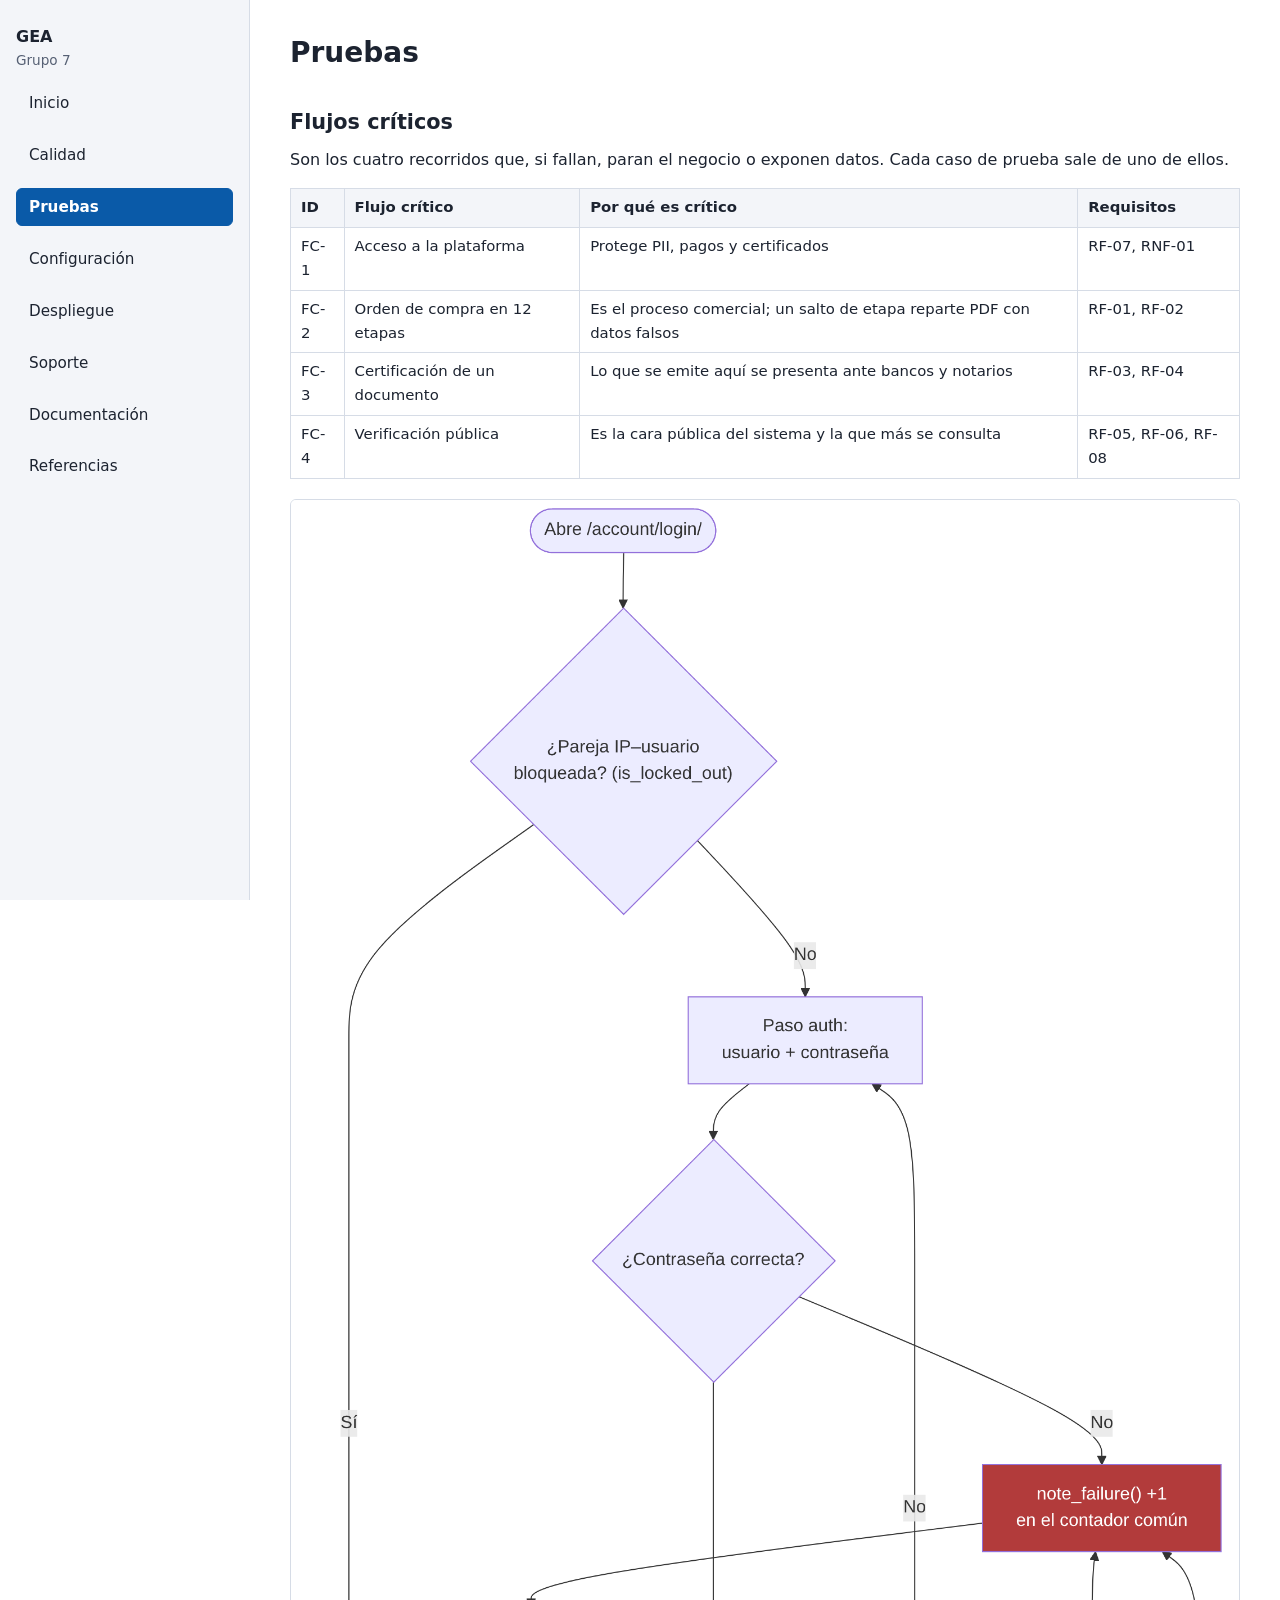
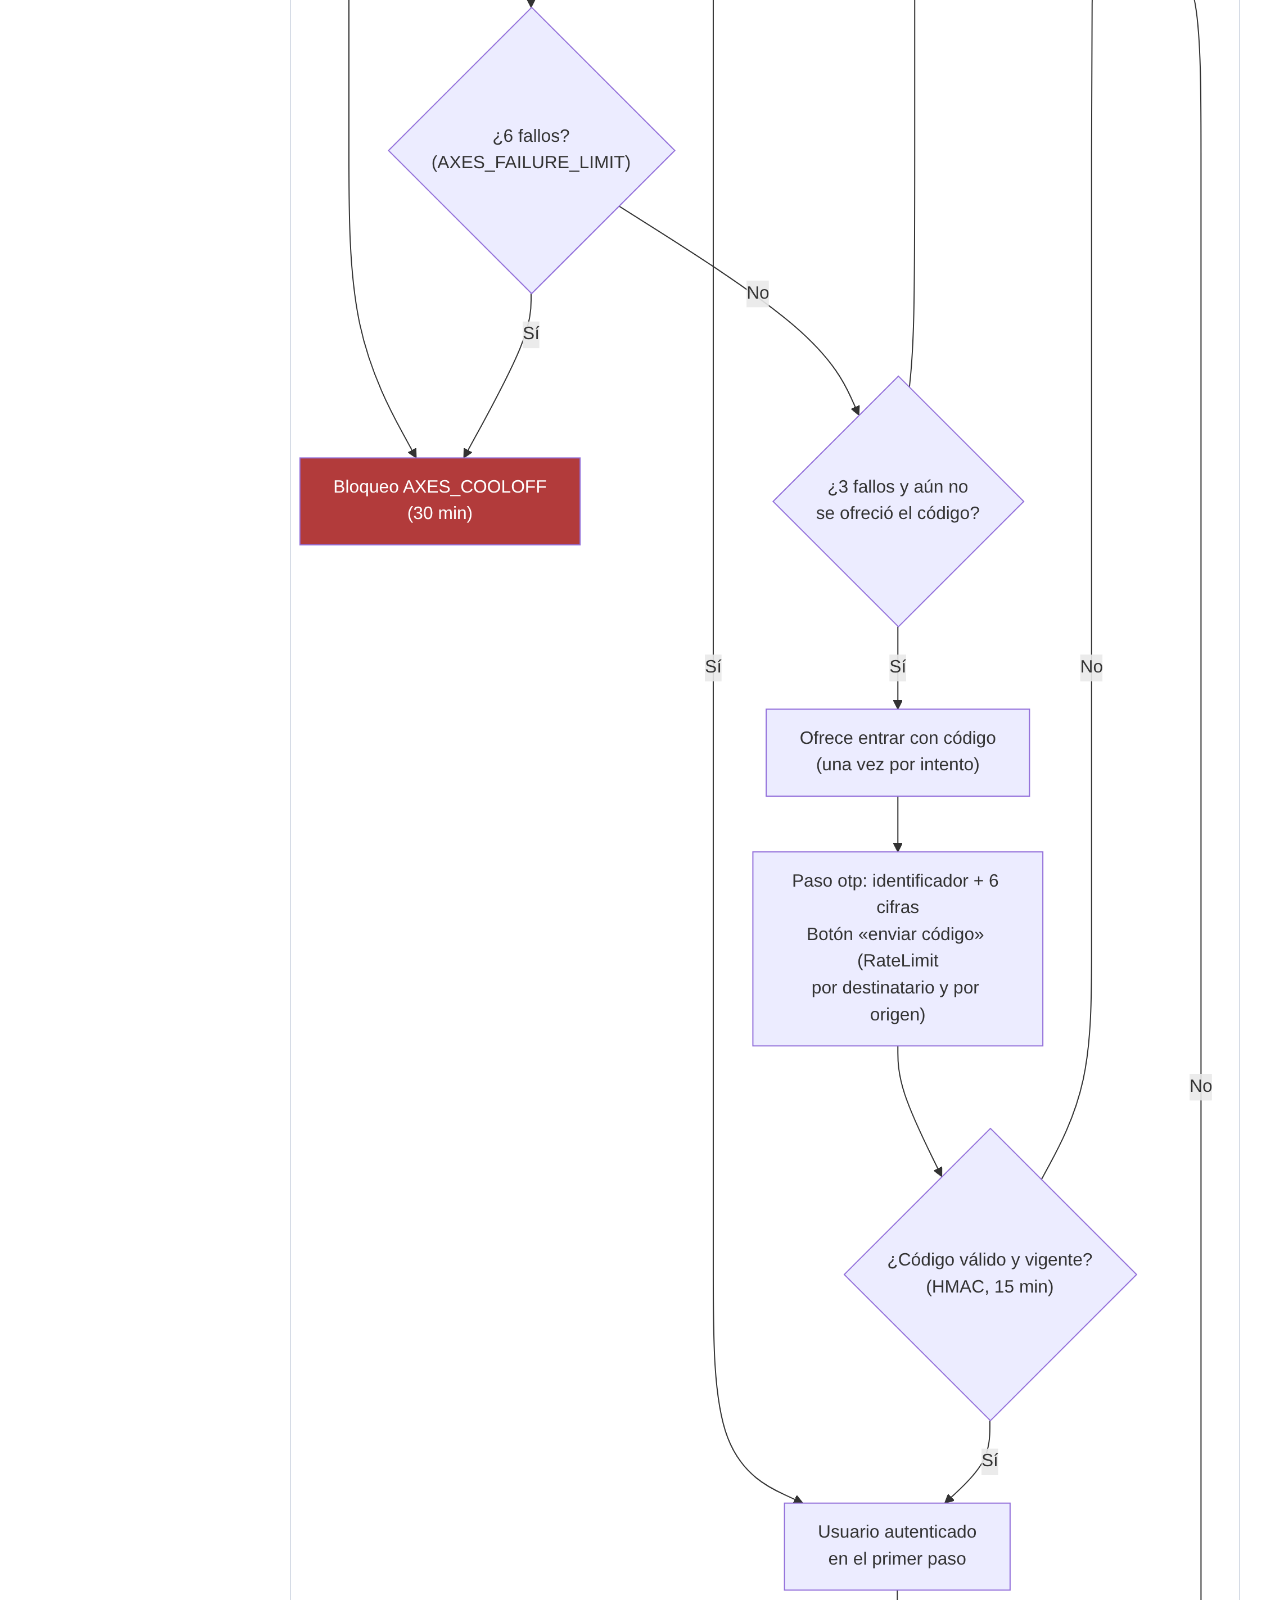
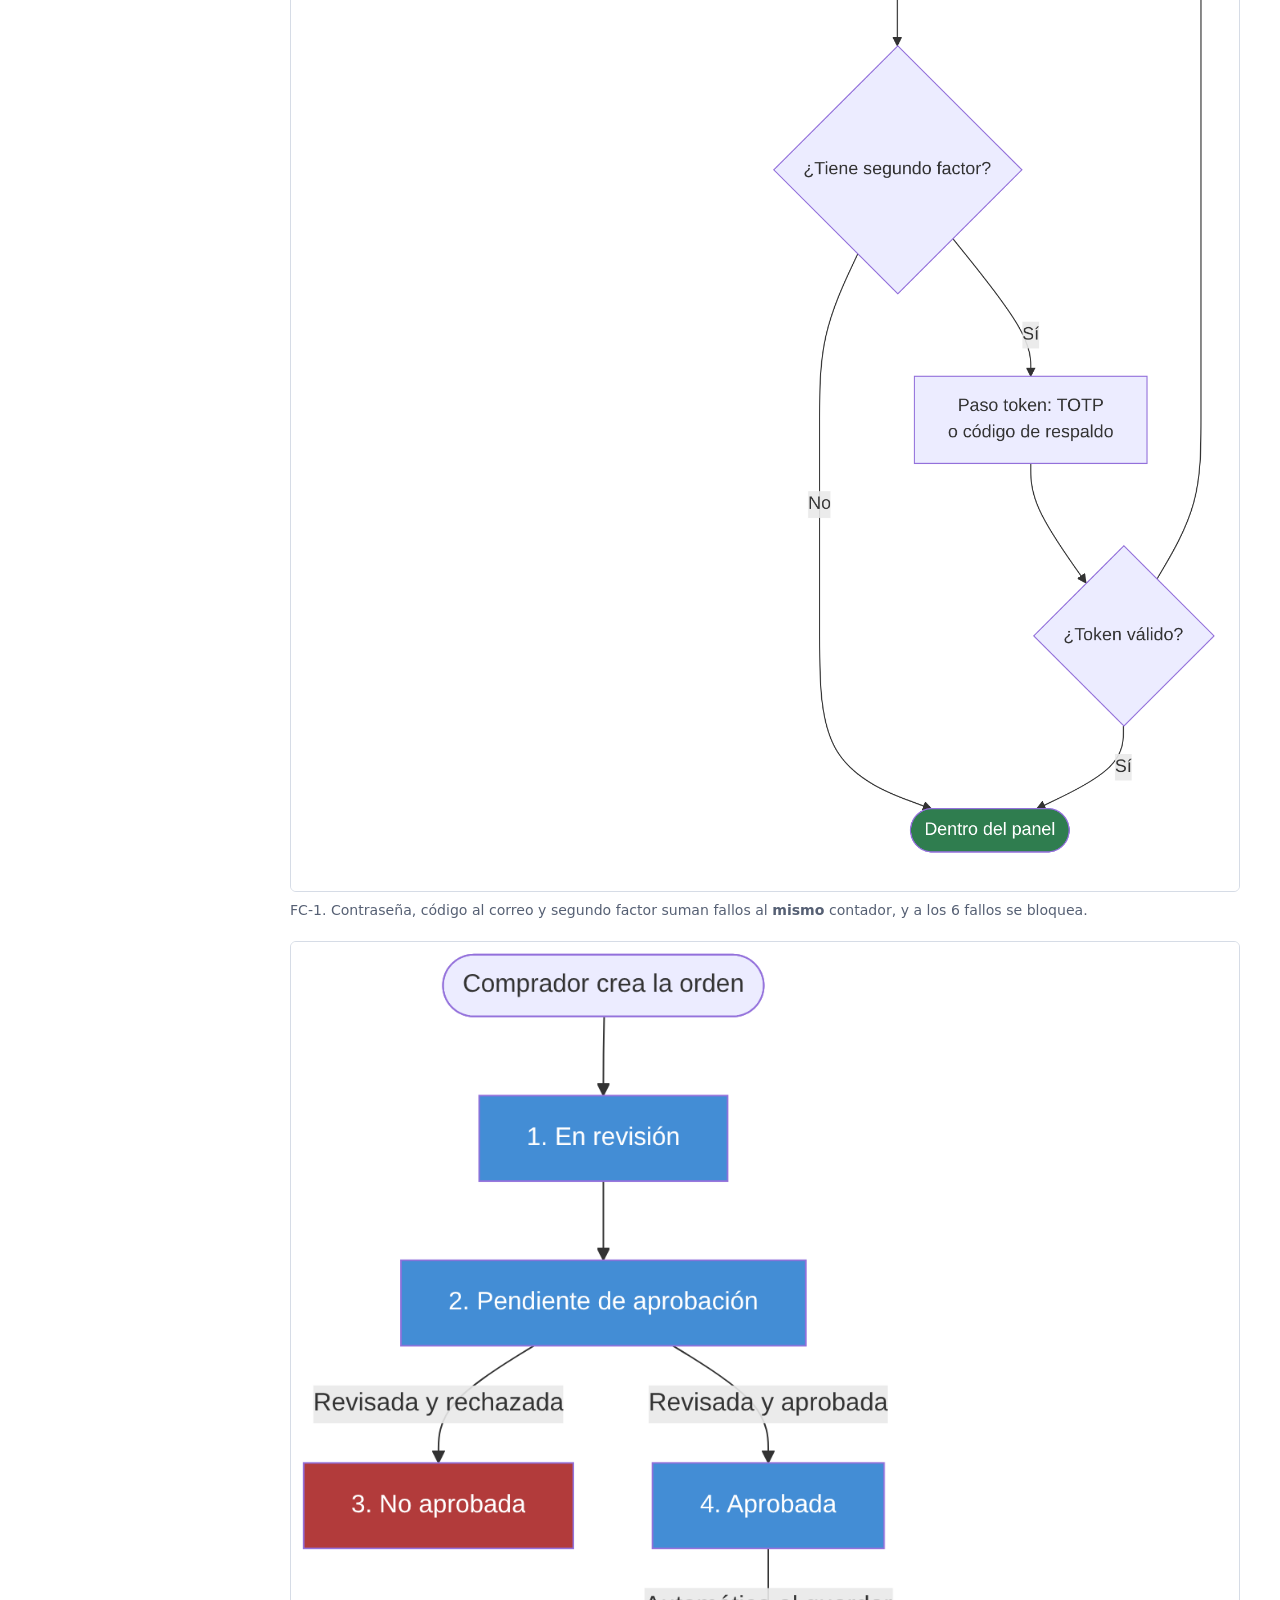
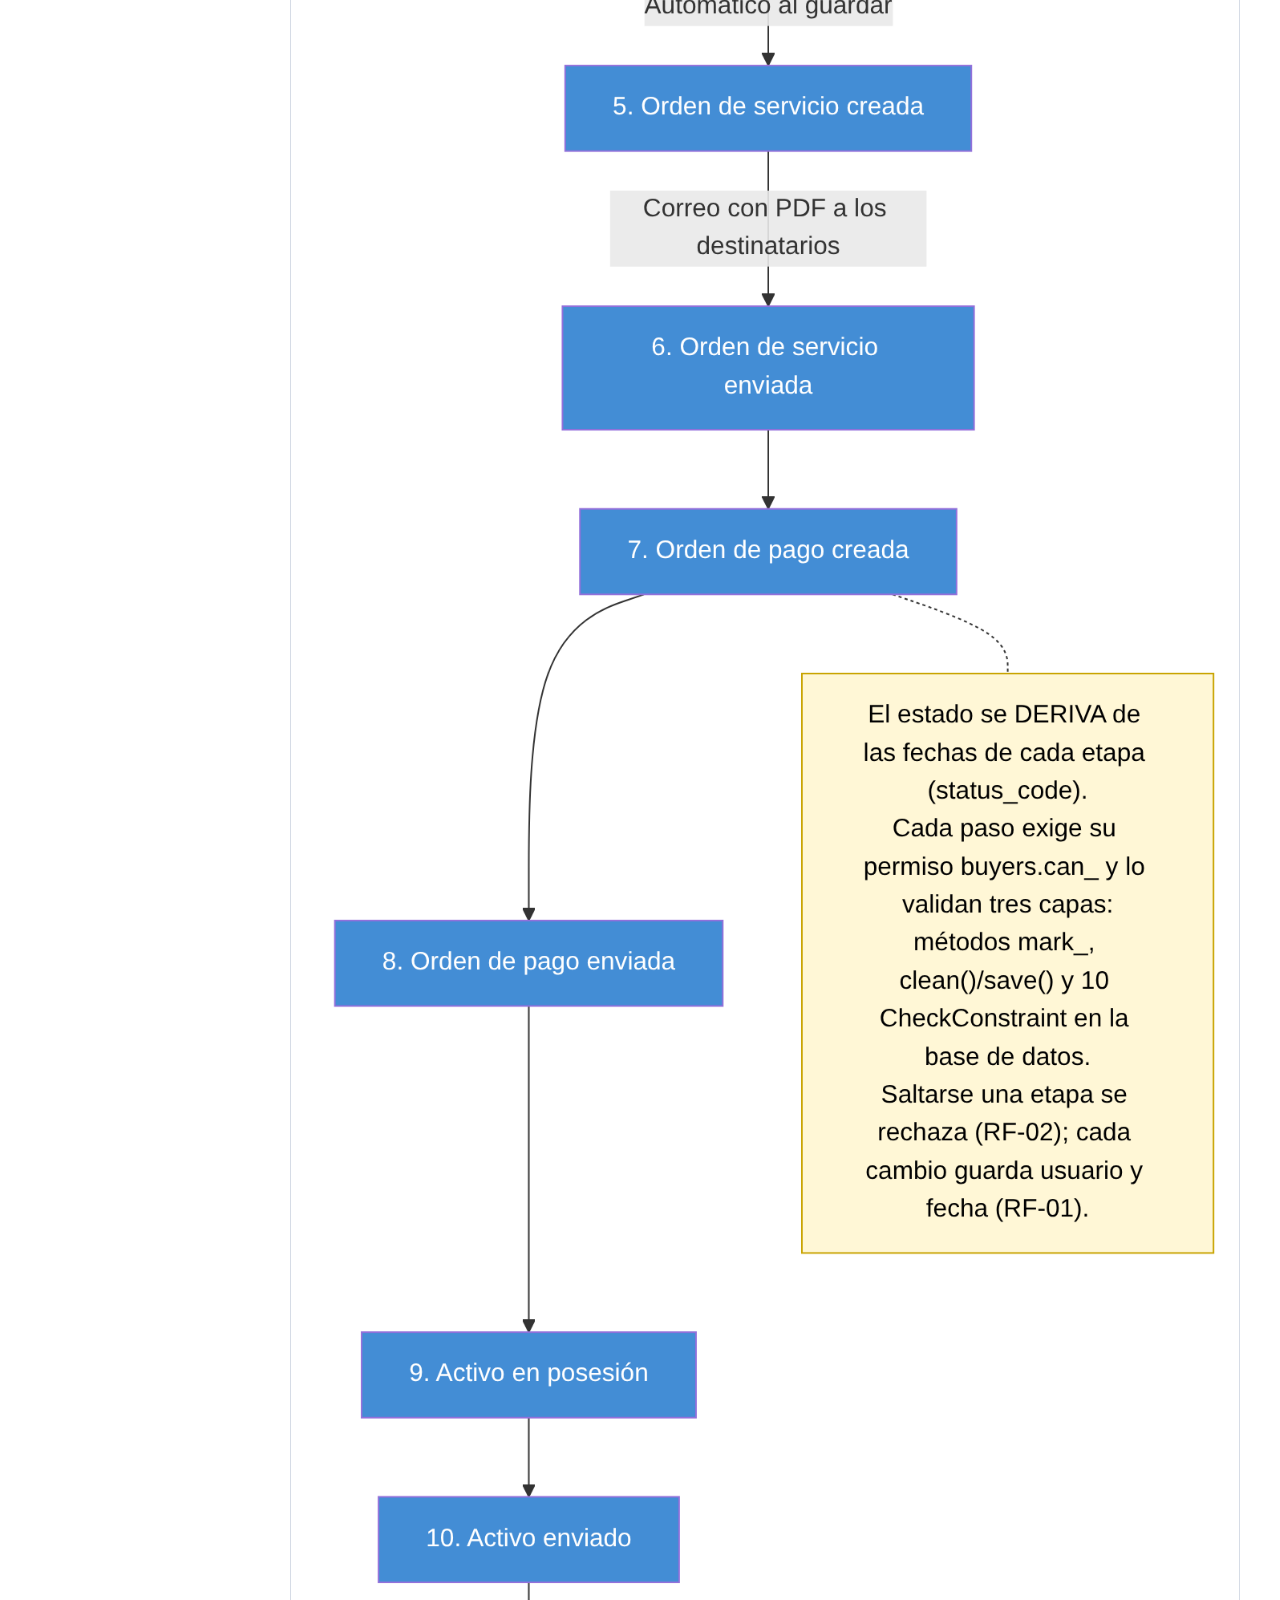
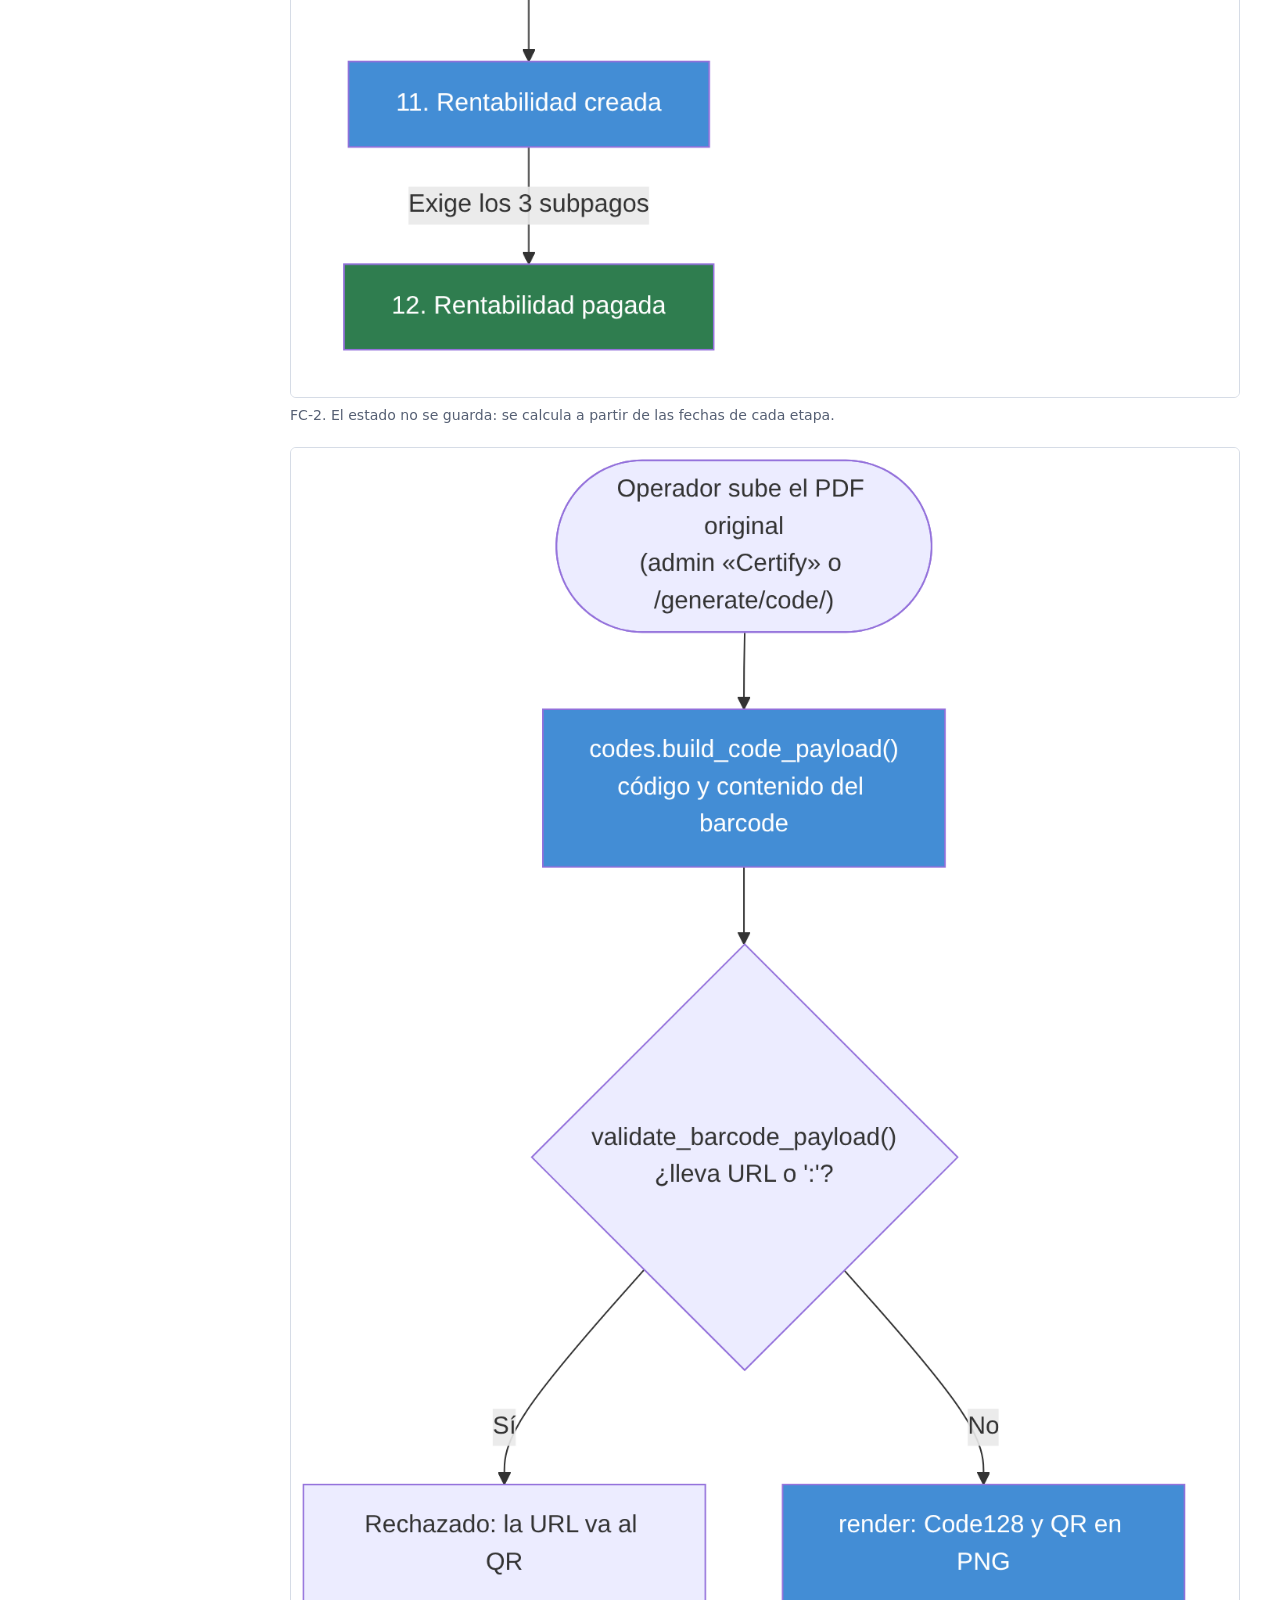
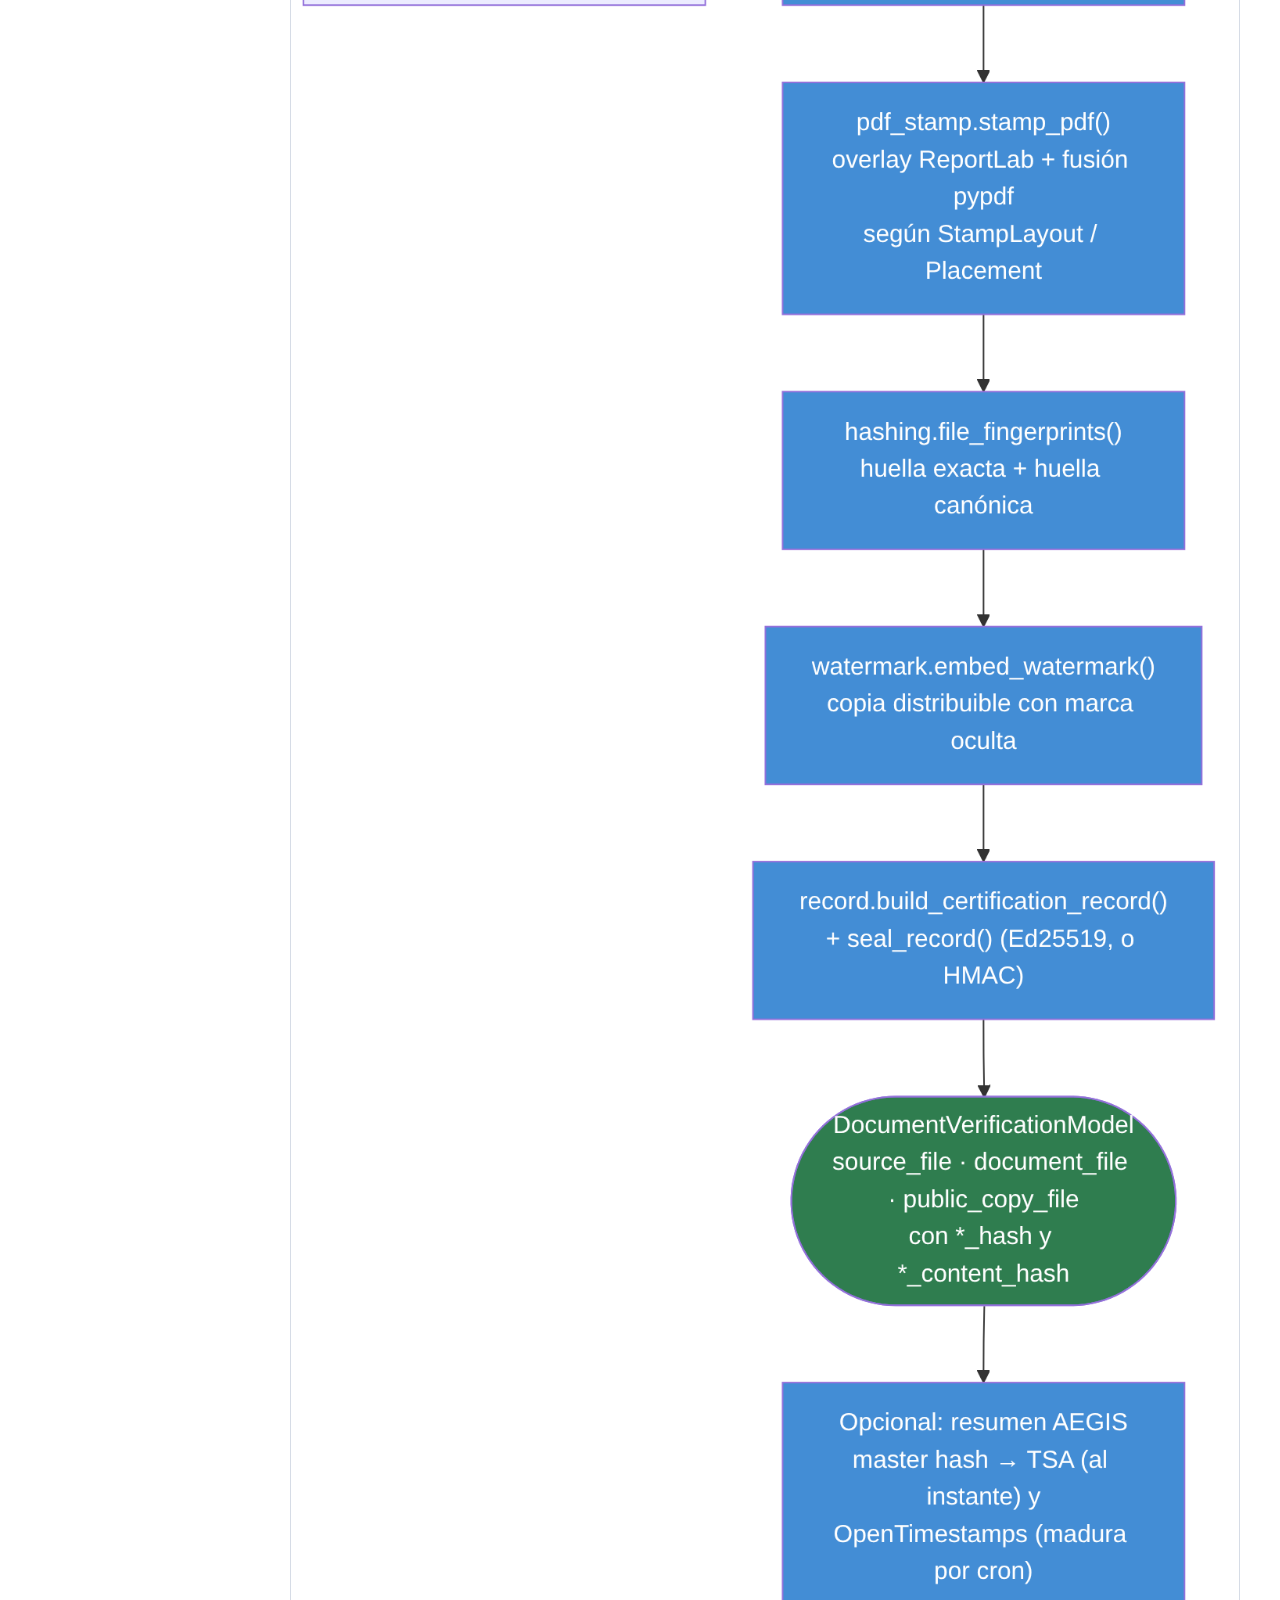
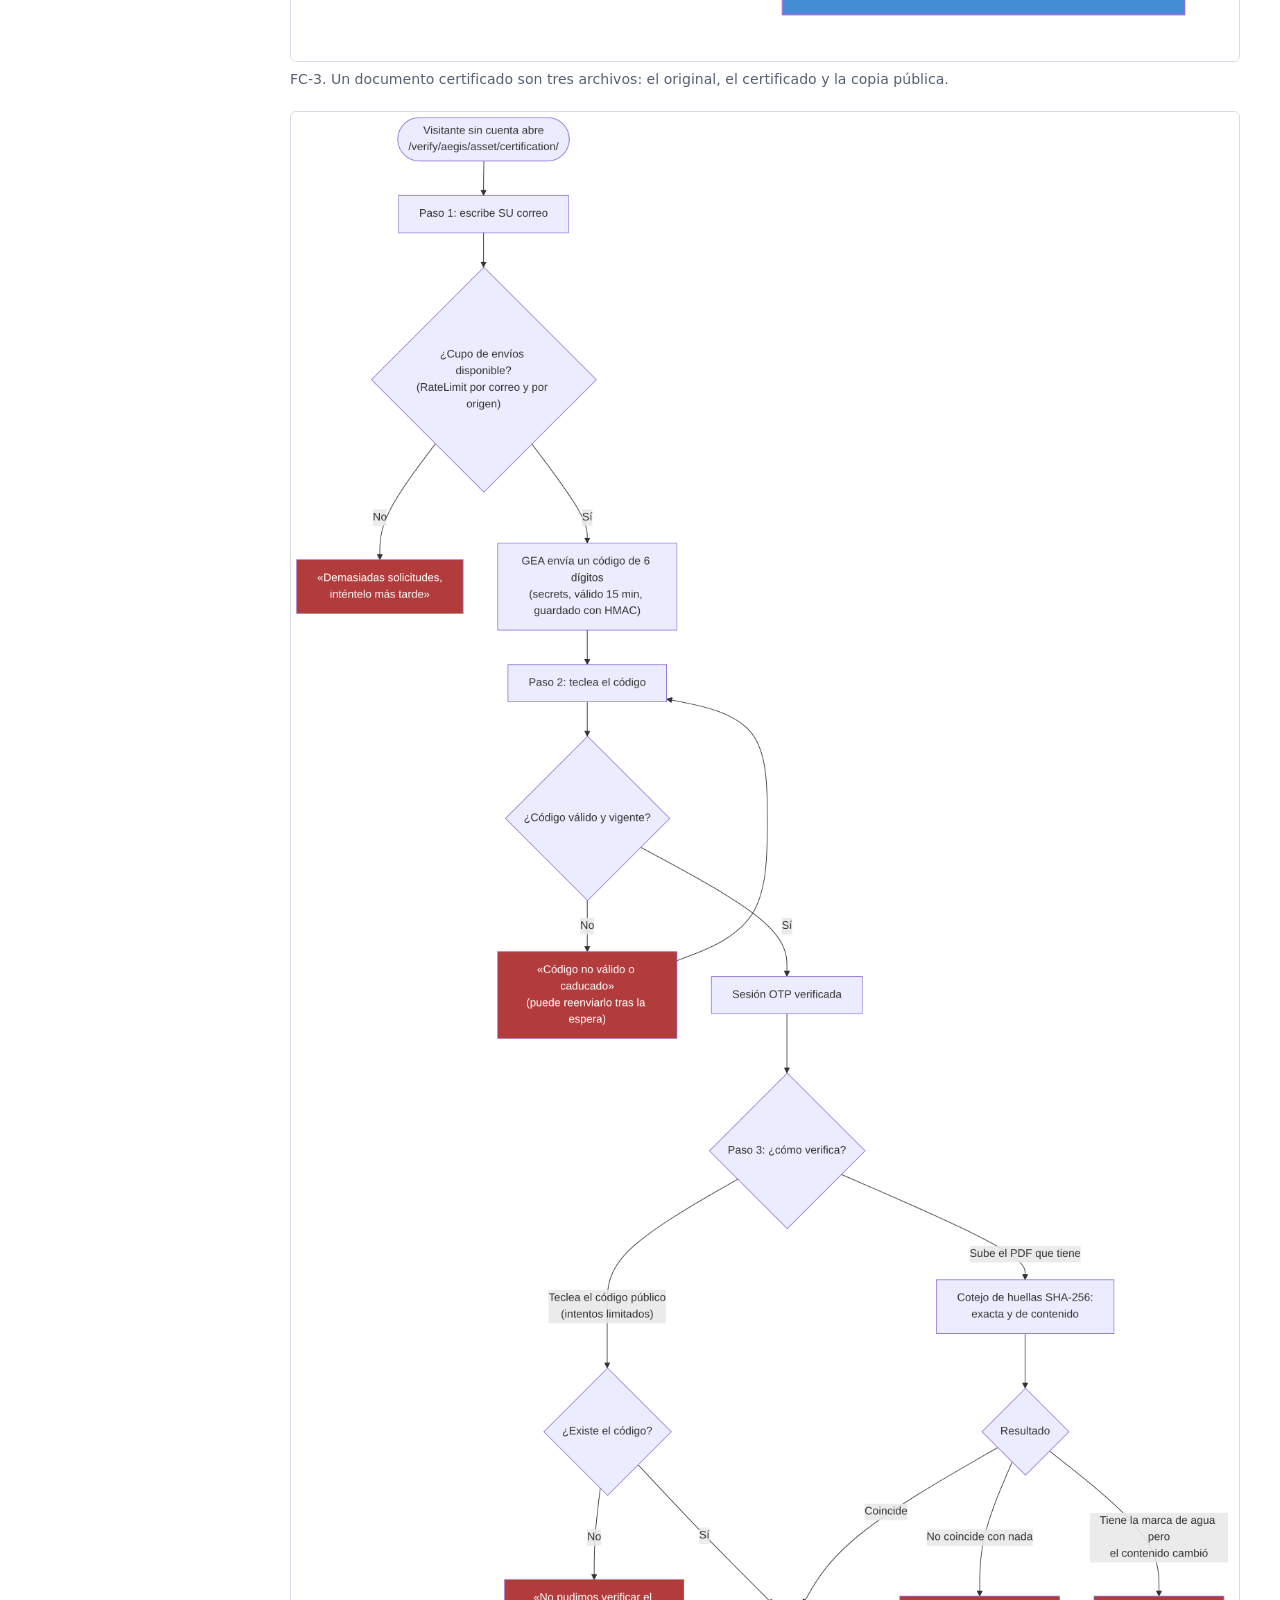
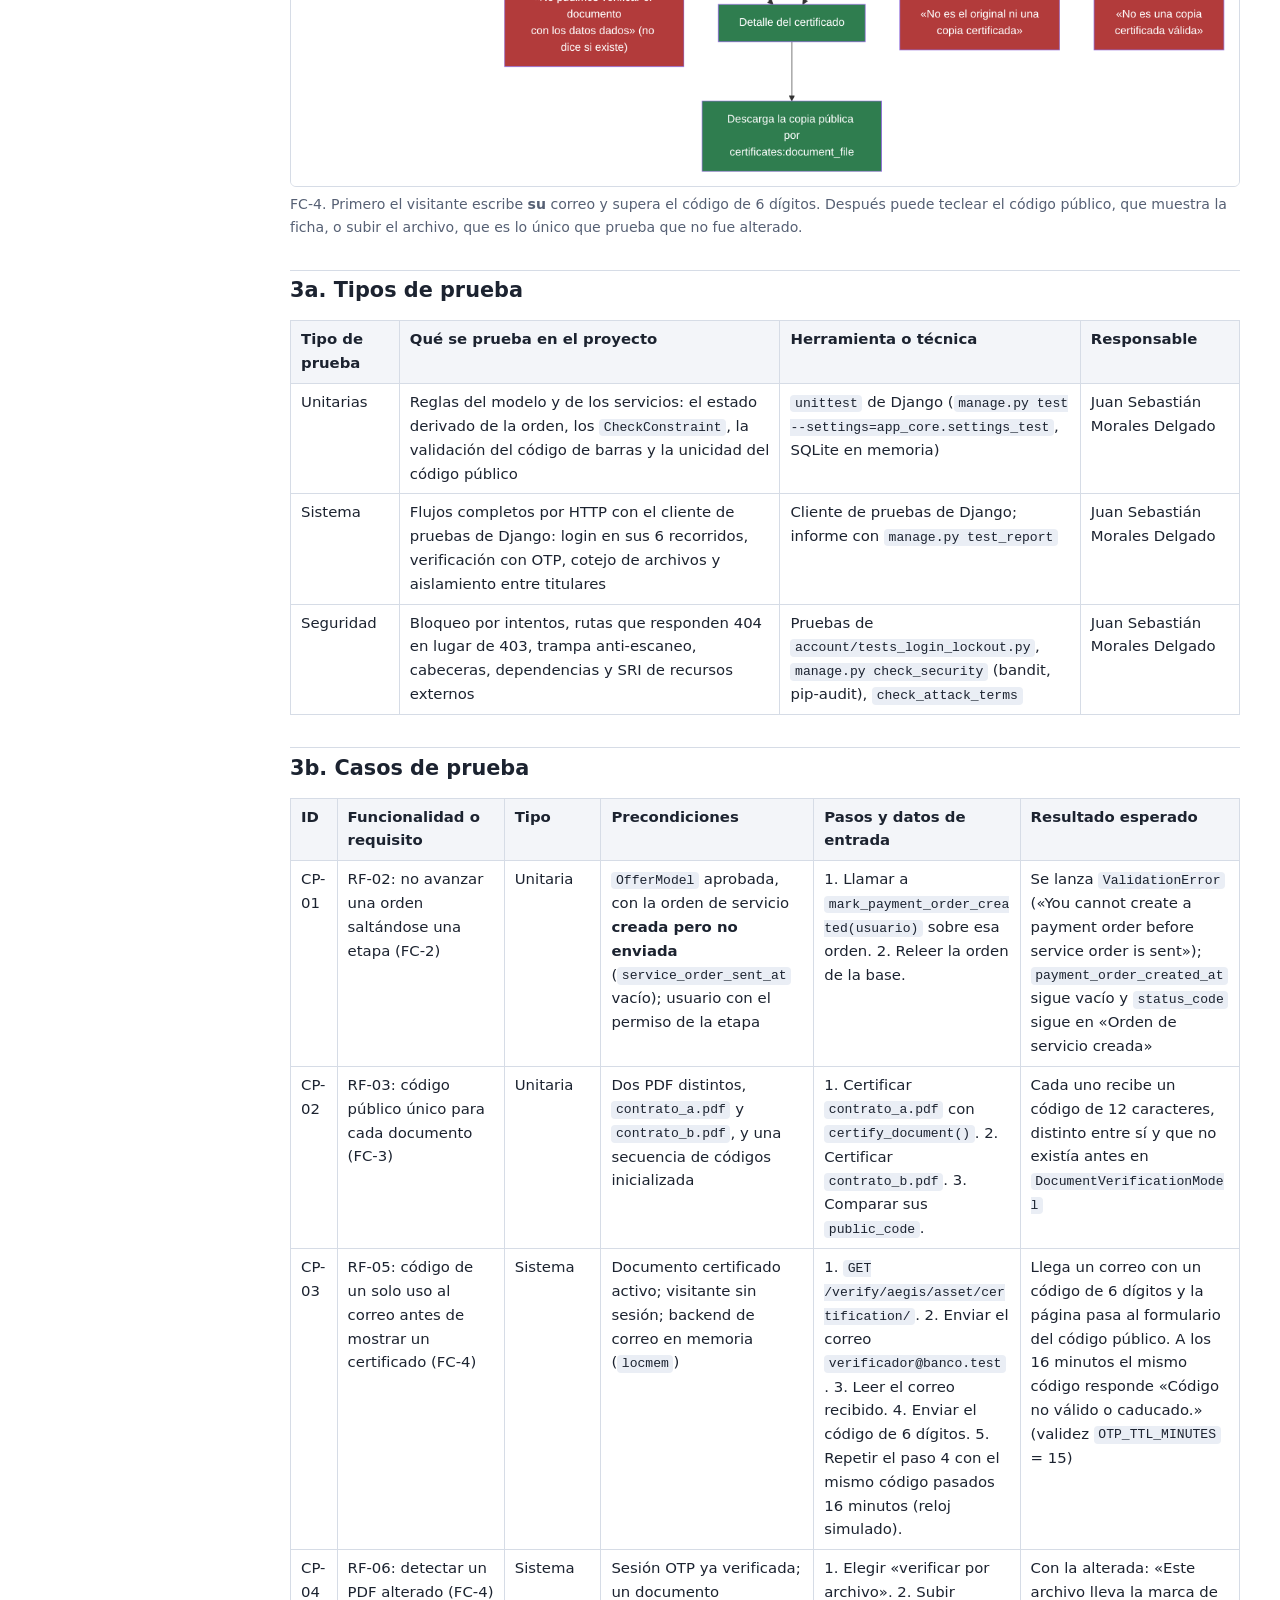
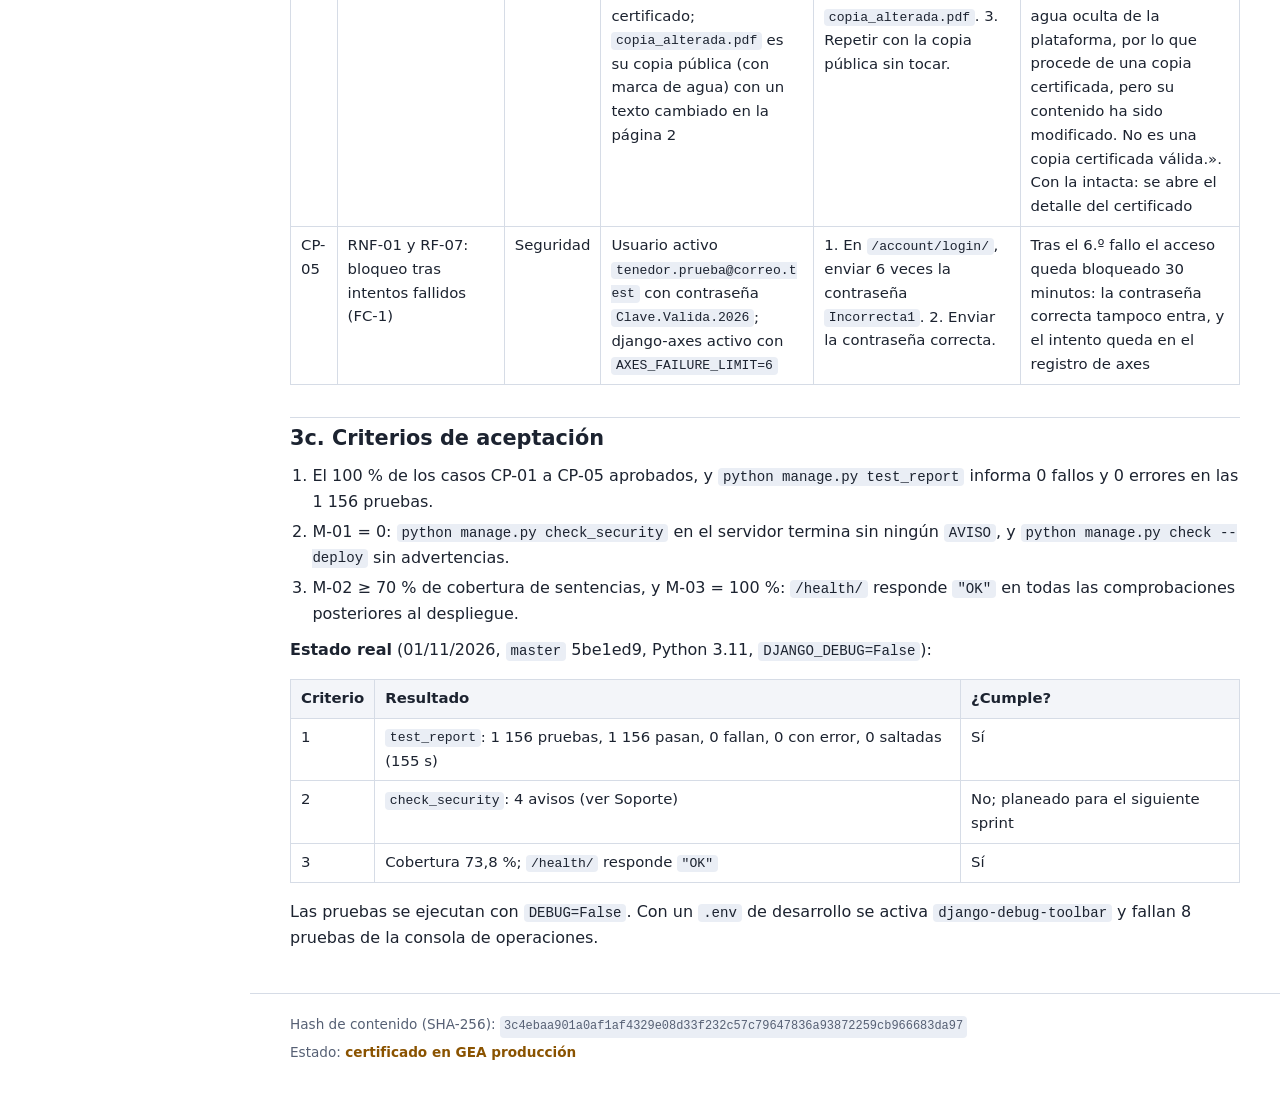
<file: site/pruebas.html>
<!DOCTYPE html>
<html lang="es">
<head>
<meta charset="utf-8">
<meta name="viewport" content="width=device-width, initial-scale=1">
<title>Pruebas — GEA Grupo 7</title>
<meta name="description" content="Pruebas: GEA — Gestión Estratégica de Activos">
<link rel="stylesheet" href="assets/site.css">
</head>
<body>
<a class="skip" href="#contenido">Saltar al contenido</a>
<div class="layout">
<nav class="site-nav" aria-label="Menú principal">
<p class="brand">GEA<span>Grupo 7</span></p>
<ul>
<li><a href="index.html">Inicio</a></li>
<li><a href="calidad.html">Calidad</a></li>
<li><a class="current" href="pruebas.html" aria-current="page">Pruebas</a></li>
<li><a href="configuracion.html">Configuración</a></li>
<li><a href="despliegue.html">Despliegue</a></li>
<li><a href="soporte.html">Soporte</a></li>
<li><a href="documentacion.html">Documentación</a></li>
<li><a href="referencias.html">Referencias</a></li>
</ul>
</nav>
<div class="page">
<main id="contenido">
<h1>Pruebas</h1>
<h2 id="flujos-criticos">Flujos críticos</h2>
<p>Son los cuatro recorridos que, si fallan, paran el negocio o exponen datos. Cada caso de prueba sale de uno de ellos.</p>
<div class="table-wrap"><table><thead><tr><th scope="col">ID</th><th scope="col">Flujo crítico</th><th scope="col">Por qué es crítico</th><th scope="col">Requisitos</th></tr></thead><tbody><tr><td>FC-1</td><td>Acceso a la plataforma</td><td>Protege PII, pagos y certificados</td><td>RF-07, RNF-01</td></tr><tr><td>FC-2</td><td>Orden de compra en 12 etapas</td><td>Es el proceso comercial; un salto de etapa reparte PDF con datos falsos</td><td>RF-01, RF-02</td></tr><tr><td>FC-3</td><td>Certificación de un documento</td><td>Lo que se emite aquí se presenta ante bancos y notarios</td><td>RF-03, RF-04</td></tr><tr><td>FC-4</td><td>Verificación pública</td><td>Es la cara pública del sistema y la que más se consulta</td><td>RF-05, RF-06, RF-08</td></tr></tbody></table></div>
<figure><a href="img/05-flujo-acceso.png"><img src="img/05-flujo-acceso.png" alt="FC-1. Contraseña, código al correo y segundo factor suman fallos al mismo contador, y a los 6 fallos se bloquea." width="1686" height="6388" loading="lazy"></a><figcaption>FC-1. Contraseña, código al correo y segundo factor suman fallos al <strong>mismo</strong> contador, y a los 6 fallos se bloquea.</figcaption></figure>
<figure><a href="img/06-flujo-orden-12-etapas.png"><img src="img/06-flujo-orden-12-etapas.png" alt="FC-2. El estado no se guarda: se calcula a partir de las fechas de cada etapa." width="1182" height="3310" loading="lazy"></a><figcaption>FC-2. El estado no se guarda: se calcula a partir de las fechas de cada etapa.</figcaption></figure>
<figure><a href="img/07-flujo-certificacion.png"><img src="img/07-flujo-certificacion.png" alt="FC-3. Un documento certificado son tres archivos: el original, el certificado y la copia pública." width="1212" height="3596" loading="lazy"></a><figcaption>FC-3. Un documento certificado son tres archivos: el original, el certificado y la copia pública.</figcaption></figure>
<figure><a href="img/08-flujo-verificacion-publica.png"><img src="img/08-flujo-verificacion-publica.png" alt="FC-4. Primero el visitante escribe su correo y supera el código de 6 dígitos. Después puede teclear el código público, que muestra la ficha, o subir el archivo, que es lo único que prueba que no fue alterado." width="2734" height="4828" loading="lazy"></a><figcaption>FC-4. Primero el visitante escribe <strong>su</strong> correo y supera el código de 6 dígitos. Después puede teclear el código público, que muestra la ficha, o subir el archivo, que es lo único que prueba que no fue alterado.</figcaption></figure>
<h2 id="3a-tipos-de-prueba">3a. Tipos de prueba</h2>
<div class="table-wrap"><table><thead><tr><th scope="col">Tipo de prueba</th><th scope="col">Qué se prueba en el proyecto</th><th scope="col">Herramienta o técnica</th><th scope="col">Responsable</th></tr></thead><tbody><tr><td>Unitarias</td><td>Reglas del modelo y de los servicios: el estado derivado de la orden, los <code>CheckConstraint</code>, la validación del código de barras y la unicidad del código público</td><td><code>unittest</code> de Django (<code>manage.py test --settings=app_core.settings_test</code>, SQLite en memoria)</td><td>Juan Sebastián Morales Delgado</td></tr><tr><td>Sistema</td><td>Flujos completos por HTTP con el cliente de pruebas de Django: login en sus 6 recorridos, verificación con OTP, cotejo de archivos y aislamiento entre titulares</td><td>Cliente de pruebas de Django; informe con <code>manage.py test_report</code></td><td>Juan Sebastián Morales Delgado</td></tr><tr><td>Seguridad</td><td>Bloqueo por intentos, rutas que responden 404 en lugar de 403, trampa anti-escaneo, cabeceras, dependencias y SRI de recursos externos</td><td>Pruebas de <code>account/tests_login_lockout.py</code>, <code>manage.py check_security</code> (bandit, pip-audit), <code>check_attack_terms</code></td><td>Juan Sebastián Morales Delgado</td></tr></tbody></table></div>
<h2 id="3b-casos-de-prueba">3b. Casos de prueba</h2>
<div class="table-wrap"><table><thead><tr><th scope="col">ID</th><th scope="col">Funcionalidad o requisito</th><th scope="col">Tipo</th><th scope="col">Precondiciones</th><th scope="col">Pasos y datos de entrada</th><th scope="col">Resultado esperado</th></tr></thead><tbody><tr><td>CP-01</td><td>RF-02: no avanzar una orden saltándose una etapa (FC-2)</td><td>Unitaria</td><td><code>OfferModel</code> aprobada, con la orden de servicio <strong>creada pero no enviada</strong> (<code>service_order_sent_at</code> vacío); usuario con el permiso de la etapa</td><td>1. Llamar a <code>mark_payment_order_created(usuario)</code> sobre esa orden. 2. Releer la orden de la base.</td><td>Se lanza <code>ValidationError</code> («You cannot create a payment order before service order is sent»); <code>payment_order_created_at</code> sigue vacío y <code>status_code</code> sigue en «Orden de servicio creada»</td></tr><tr><td>CP-02</td><td>RF-03: código público único para cada documento (FC-3)</td><td>Unitaria</td><td>Dos PDF distintos, <code>contrato_a.pdf</code> y <code>contrato_b.pdf</code>, y una secuencia de códigos inicializada</td><td>1. Certificar <code>contrato_a.pdf</code> con <code>certify_document()</code>. 2. Certificar <code>contrato_b.pdf</code>. 3. Comparar sus <code>public_code</code>.</td><td>Cada uno recibe un código de 12 caracteres, distinto entre sí y que no existía antes en <code>DocumentVerificationModel</code></td></tr><tr><td>CP-03</td><td>RF-05: código de un solo uso al correo antes de mostrar un certificado (FC-4)</td><td>Sistema</td><td>Documento certificado activo; visitante sin sesión; backend de correo en memoria (<code>locmem</code>)</td><td>1. <code>GET /verify/aegis/asset/certification/</code>. 2. Enviar el correo <code>verificador@banco.test</code>. 3. Leer el correo recibido. 4. Enviar el código de 6 dígitos. 5. Repetir el paso 4 con el mismo código pasados 16 minutos (reloj simulado).</td><td>Llega un correo con un código de 6 dígitos y la página pasa al formulario del código público. A los 16 minutos el mismo código responde «Código no válido o caducado.» (validez <code>OTP_TTL_MINUTES</code> = 15)</td></tr><tr><td>CP-04</td><td>RF-06: detectar un PDF alterado (FC-4)</td><td>Sistema</td><td>Sesión OTP ya verificada; un documento certificado; <code>copia_alterada.pdf</code> es su copia pública (con marca de agua) con un texto cambiado en la página 2</td><td>1. Elegir «verificar por archivo». 2. Subir <code>copia_alterada.pdf</code>. 3. Repetir con la copia pública sin tocar.</td><td>Con la alterada: «Este archivo lleva la marca de agua oculta de la plataforma, por lo que procede de una copia certificada, pero su contenido ha sido modificado. No es una copia certificada válida.». Con la intacta: se abre el detalle del certificado</td></tr><tr><td>CP-05</td><td>RNF-01 y RF-07: bloqueo tras intentos fallidos (FC-1)</td><td>Seguridad</td><td>Usuario activo <code>tenedor.prueba@correo.test</code> con contraseña <code>Clave.Valida.2026</code>; django-axes activo con <code>AXES_FAILURE_LIMIT=6</code></td><td>1. En <code>/account/login/</code>, enviar 6 veces la contraseña <code>Incorrecta1</code>. 2. Enviar la contraseña correcta.</td><td>Tras el 6.º fallo el acceso queda bloqueado 30 minutos: la contraseña correcta tampoco entra, y el intento queda en el registro de axes</td></tr></tbody></table></div>
<h2 id="3c-criterios-de-aceptacion">3c. Criterios de aceptación</h2>
<ol><li>El 100 % de los casos CP-01 a CP-05 aprobados, y <code>python manage.py test_report</code> informa 0 fallos y 0 errores en las 1 156 pruebas.</li><li>M-01 = 0: <code>python manage.py check_security</code> en el servidor termina sin ningún <code>AVISO</code>, y <code>python manage.py check --deploy</code> sin advertencias.</li><li>M-02 ≥ 70 % de cobertura de sentencias, y M-03 = 100 %: <code>/health/</code> responde <code>"OK"</code> en todas las comprobaciones posteriores al despliegue.</li></ol>
<p><strong>Estado real</strong> (01/11/2026, <code>master</code> 5be1ed9, Python 3.11, <code>DJANGO_DEBUG=False</code>):</p>
<div class="table-wrap"><table><thead><tr><th scope="col">Criterio</th><th scope="col">Resultado</th><th scope="col">¿Cumple?</th></tr></thead><tbody><tr><td>1</td><td><code>test_report</code>: 1 156 pruebas, 1 156 pasan, 0 fallan, 0 con error, 0 saltadas (155 s)</td><td>Sí</td></tr><tr><td>2</td><td><code>check_security</code>: 4 avisos (ver Soporte)</td><td>No; planeado para el siguiente sprint</td></tr><tr><td>3</td><td>Cobertura 73,8 %; <code>/health/</code> responde <code>"OK"</code></td><td>Sí</td></tr></tbody></table></div>
<p>Las pruebas se ejecutan con <code>DEBUG=False</code>. Con un <code>.env</code> de desarrollo se activa <code>django-debug-toolbar</code> y fallan 8 pruebas de la consola de operaciones.</p>
</main>
<footer class="site-footer">
<p>Hash de contenido (SHA-256): <code>3c4ebaa901a0af1af4329e08d33f232c57c79647836a93872259cb966683da97</code></p>
<p>Estado: <span class="cert-status">certificado en GEA producción</span></p>
</footer>
</div>
</div>
</body>
</html>
</file>
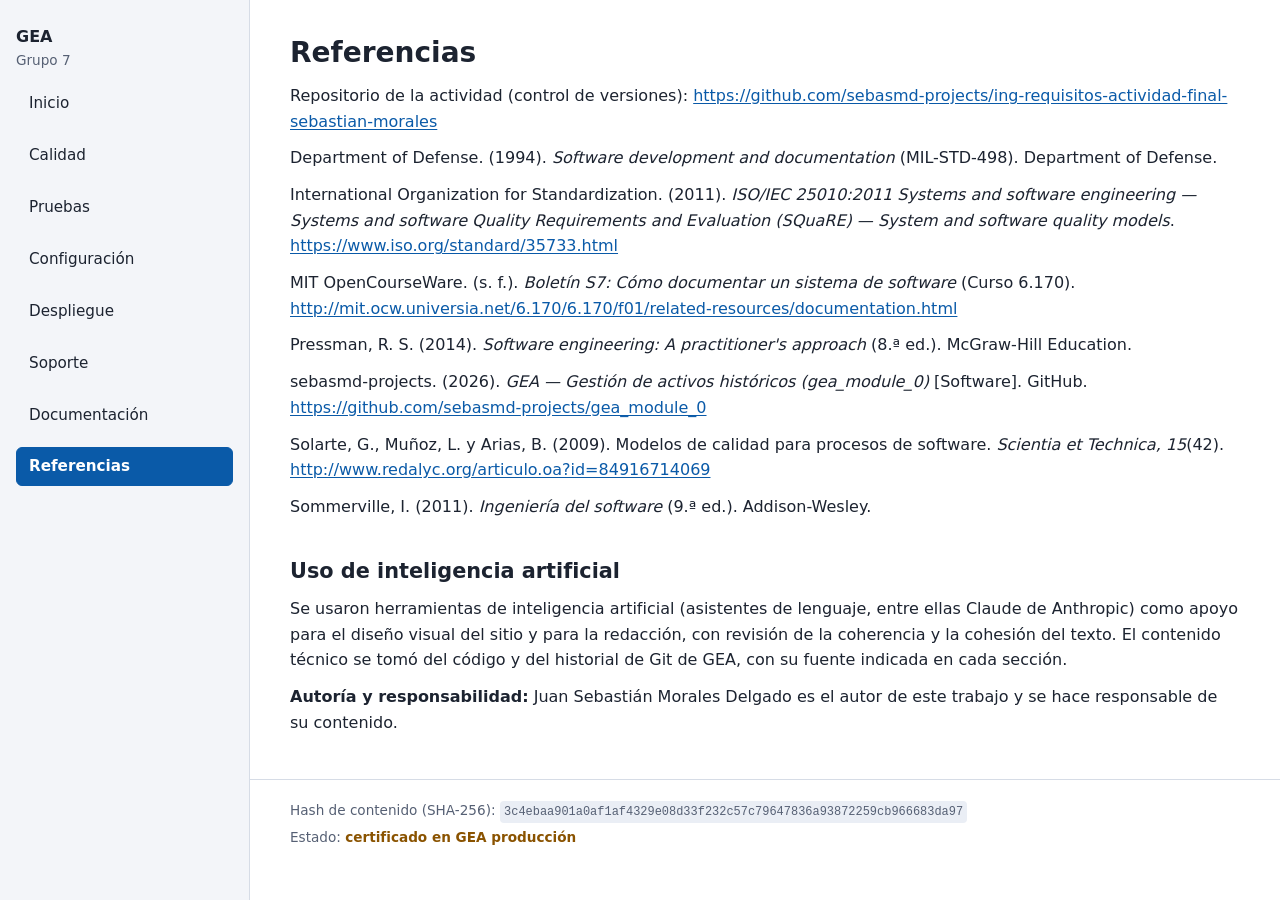
<file: site/referencias.html>
<!DOCTYPE html>
<html lang="es">
<head>
<meta charset="utf-8">
<meta name="viewport" content="width=device-width, initial-scale=1">
<title>Referencias — GEA Grupo 7</title>
<meta name="description" content="Referencias: GEA — Gestión Estratégica de Activos">
<link rel="stylesheet" href="assets/site.css">
</head>
<body>
<a class="skip" href="#contenido">Saltar al contenido</a>
<div class="layout">
<nav class="site-nav" aria-label="Menú principal">
<p class="brand">GEA<span>Grupo 7</span></p>
<ul>
<li><a href="index.html">Inicio</a></li>
<li><a href="calidad.html">Calidad</a></li>
<li><a href="pruebas.html">Pruebas</a></li>
<li><a href="configuracion.html">Configuración</a></li>
<li><a href="despliegue.html">Despliegue</a></li>
<li><a href="soporte.html">Soporte</a></li>
<li><a href="documentacion.html">Documentación</a></li>
<li><a class="current" href="referencias.html" aria-current="page">Referencias</a></li>
</ul>
</nav>
<div class="page">
<main id="contenido">
<h1>Referencias</h1>
<p>Repositorio de la actividad (control de versiones): <a href="https://github.com/sebasmd-projects/ing-requisitos-actividad-final-sebastian-morales">https://github.com/sebasmd-projects/ing-requisitos-actividad-final-sebastian-morales</a></p>
<p>Department of Defense. (1994). <em>Software development and documentation</em> (MIL-STD-498). Department of Defense.</p>
<p>International Organization for Standardization. (2011). <em>ISO/IEC 25010:2011 Systems and software engineering — Systems and software Quality Requirements and Evaluation (SQuaRE) — System and software quality models</em>. <a href="https://www.iso.org/standard/35733.html">https://www.iso.org/standard/35733.html</a></p>
<p>MIT OpenCourseWare. (s. f.). <em>Boletín S7: Cómo documentar un sistema de software</em> (Curso 6.170). <a href="http://mit.ocw.universia.net/6.170/6.170/f01/related-resources/documentation.html">http://mit.ocw.universia.net/6.170/6.170/f01/related-resources/documentation.html</a></p>
<p>Pressman, R. S. (2014). <em>Software engineering: A practitioner's approach</em> (8.ª ed.). McGraw-Hill Education.</p>
<p>sebasmd-projects. (2026). <em>GEA — Gestión de activos históricos (gea_module_0)</em> [Software]. GitHub. <a href="https://github.com/sebasmd-projects/gea_module_0">https://github.com/sebasmd-projects/gea_module_0</a></p>
<p>Solarte, G., Muñoz, L. y Arias, B. (2009). Modelos de calidad para procesos de software. <em>Scientia et Technica, 15</em>(42). <a href="http://www.redalyc.org/articulo.oa?id=84916714069">http://www.redalyc.org/articulo.oa?id=84916714069</a></p>
<p>Sommerville, I. (2011). <em>Ingeniería del software</em> (9.ª ed.). Addison-Wesley.</p>
<h2 id="uso-de-inteligencia-artificial">Uso de inteligencia artificial</h2>
<p>Se usaron herramientas de inteligencia artificial (asistentes de lenguaje, entre ellas Claude de Anthropic) como apoyo para el diseño visual del sitio y para la redacción, con revisión de la coherencia y la cohesión del texto. El contenido técnico se tomó del código y del historial de Git de GEA, con su fuente indicada en cada sección.</p>
<p><strong>Autoría y responsabilidad:</strong> Juan Sebastián Morales Delgado es el autor de este trabajo y se hace responsable de su contenido.</p>
</main>
<footer class="site-footer">
<p>Hash de contenido (SHA-256): <code>3c4ebaa901a0af1af4329e08d33f232c57c79647836a93872259cb966683da97</code></p>
<p>Estado: <span class="cert-status">certificado en GEA producción</span></p>
</footer>
</div>
</div>
</body>
</html>
</file>
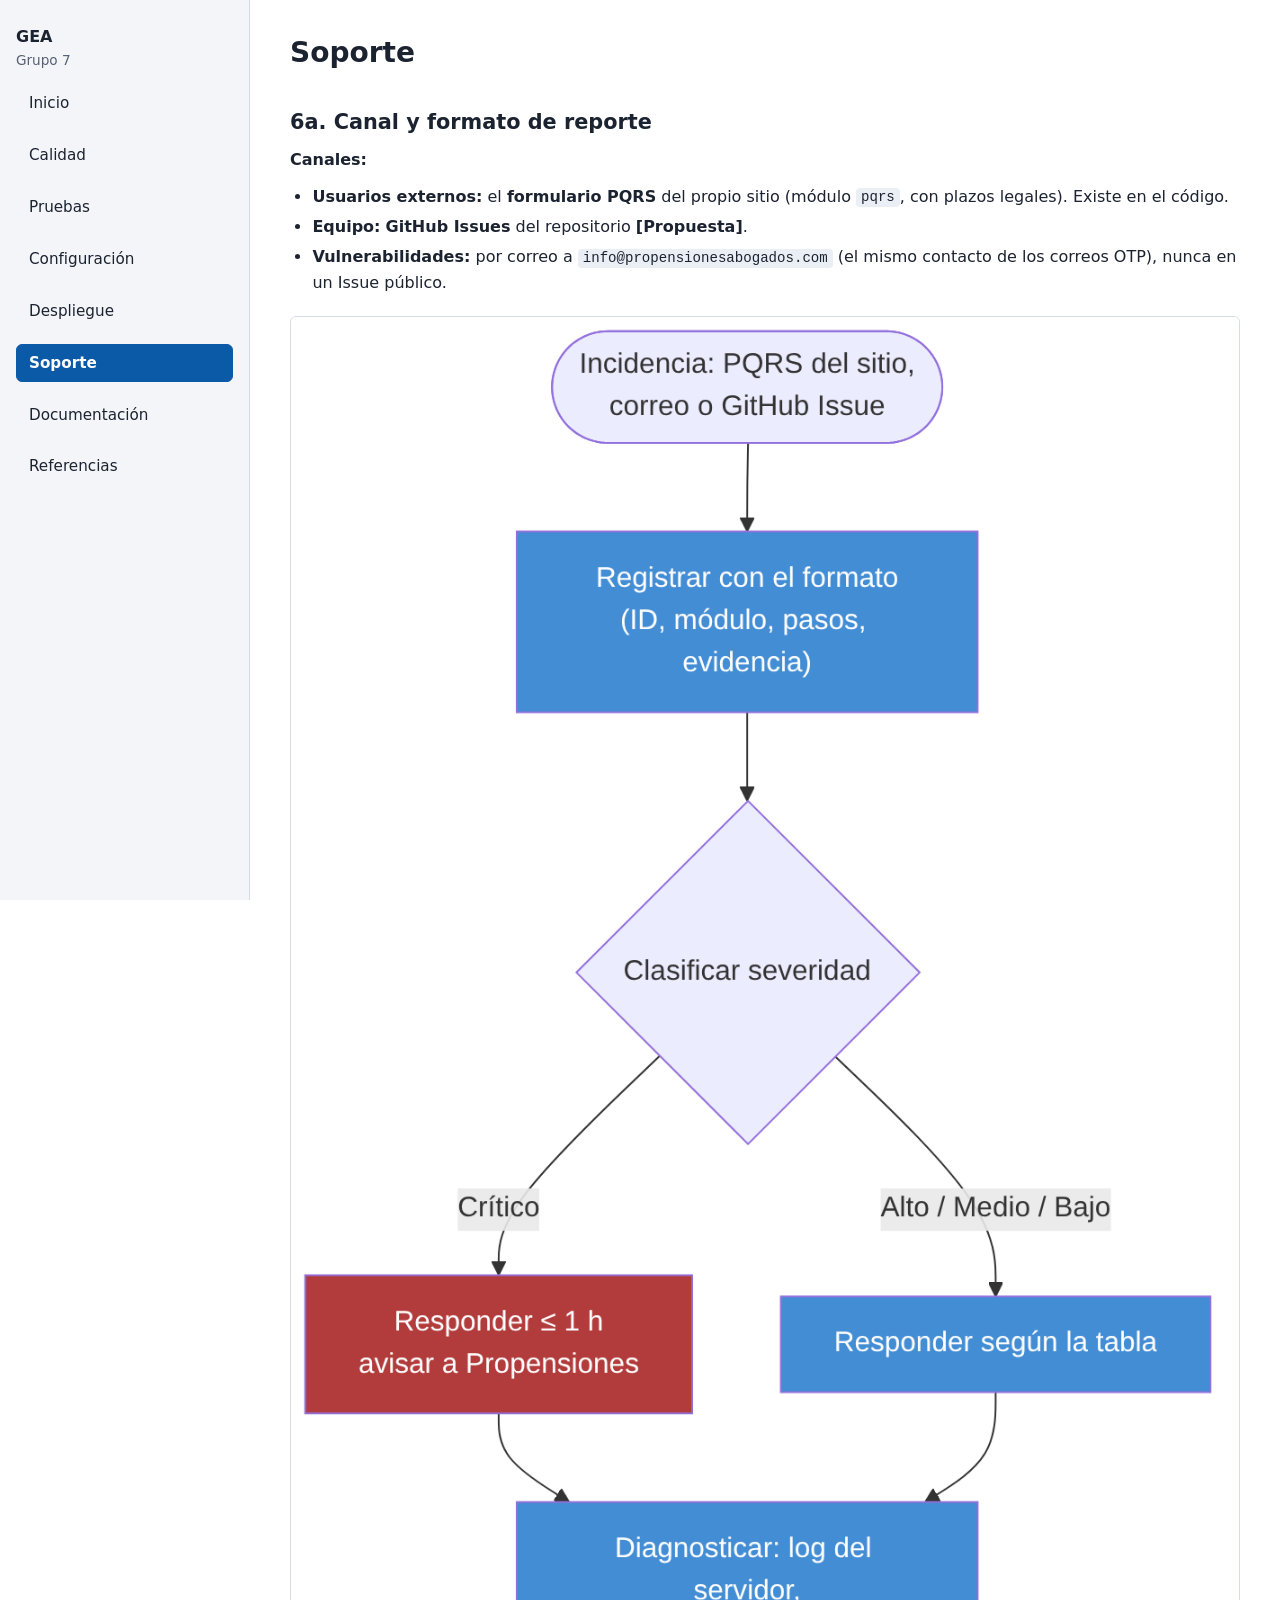
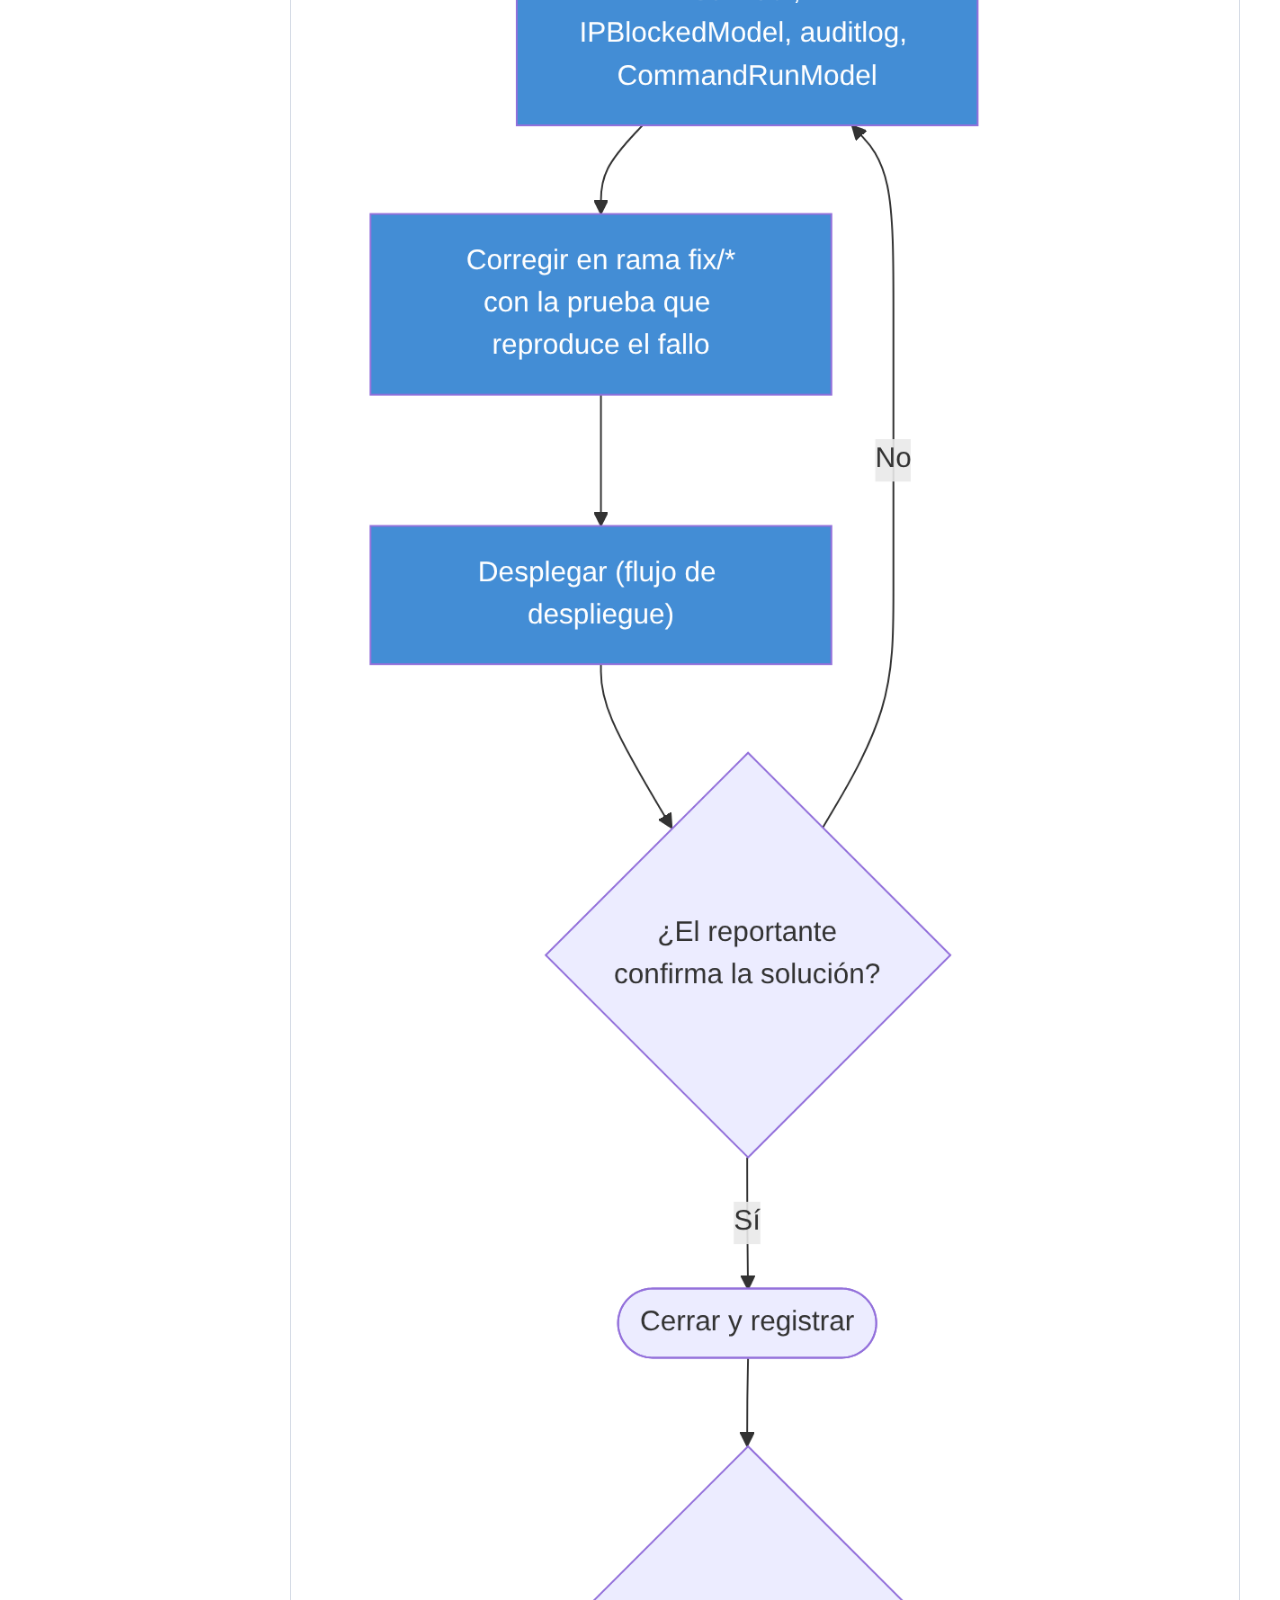
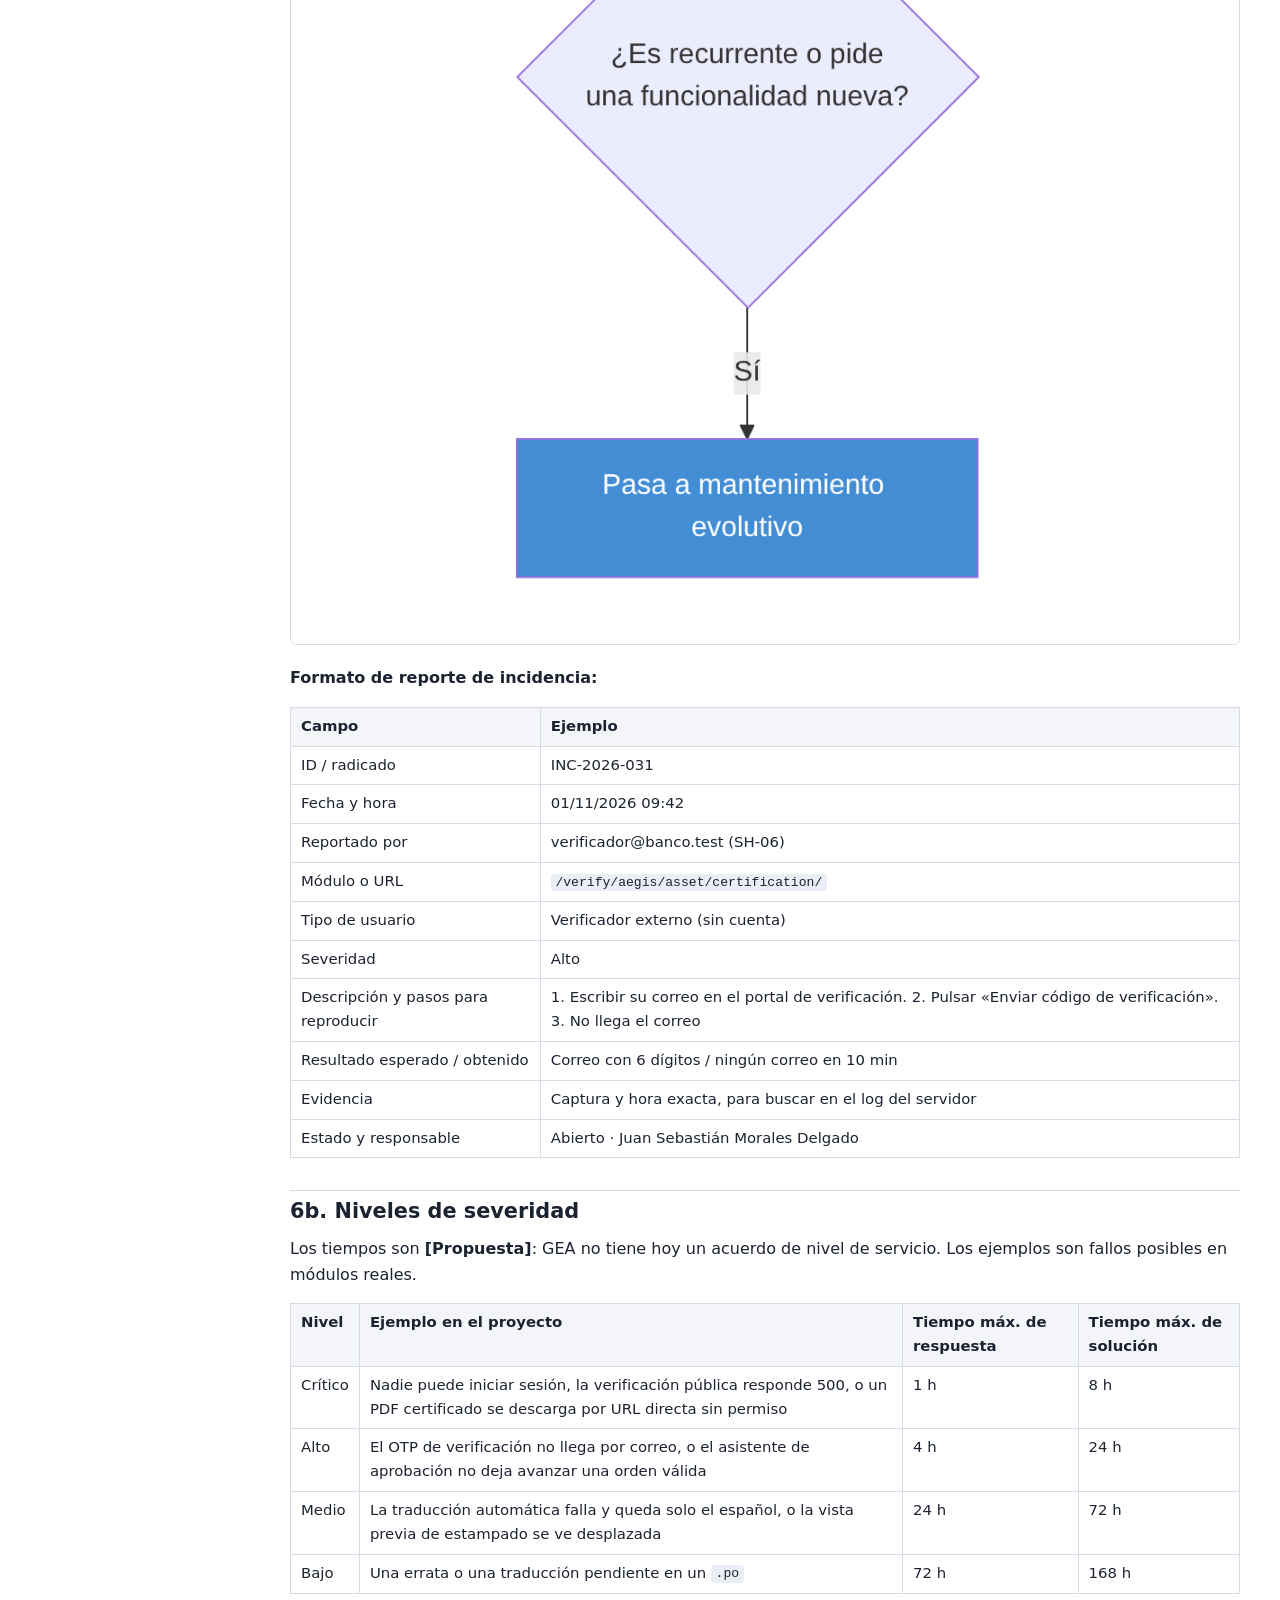
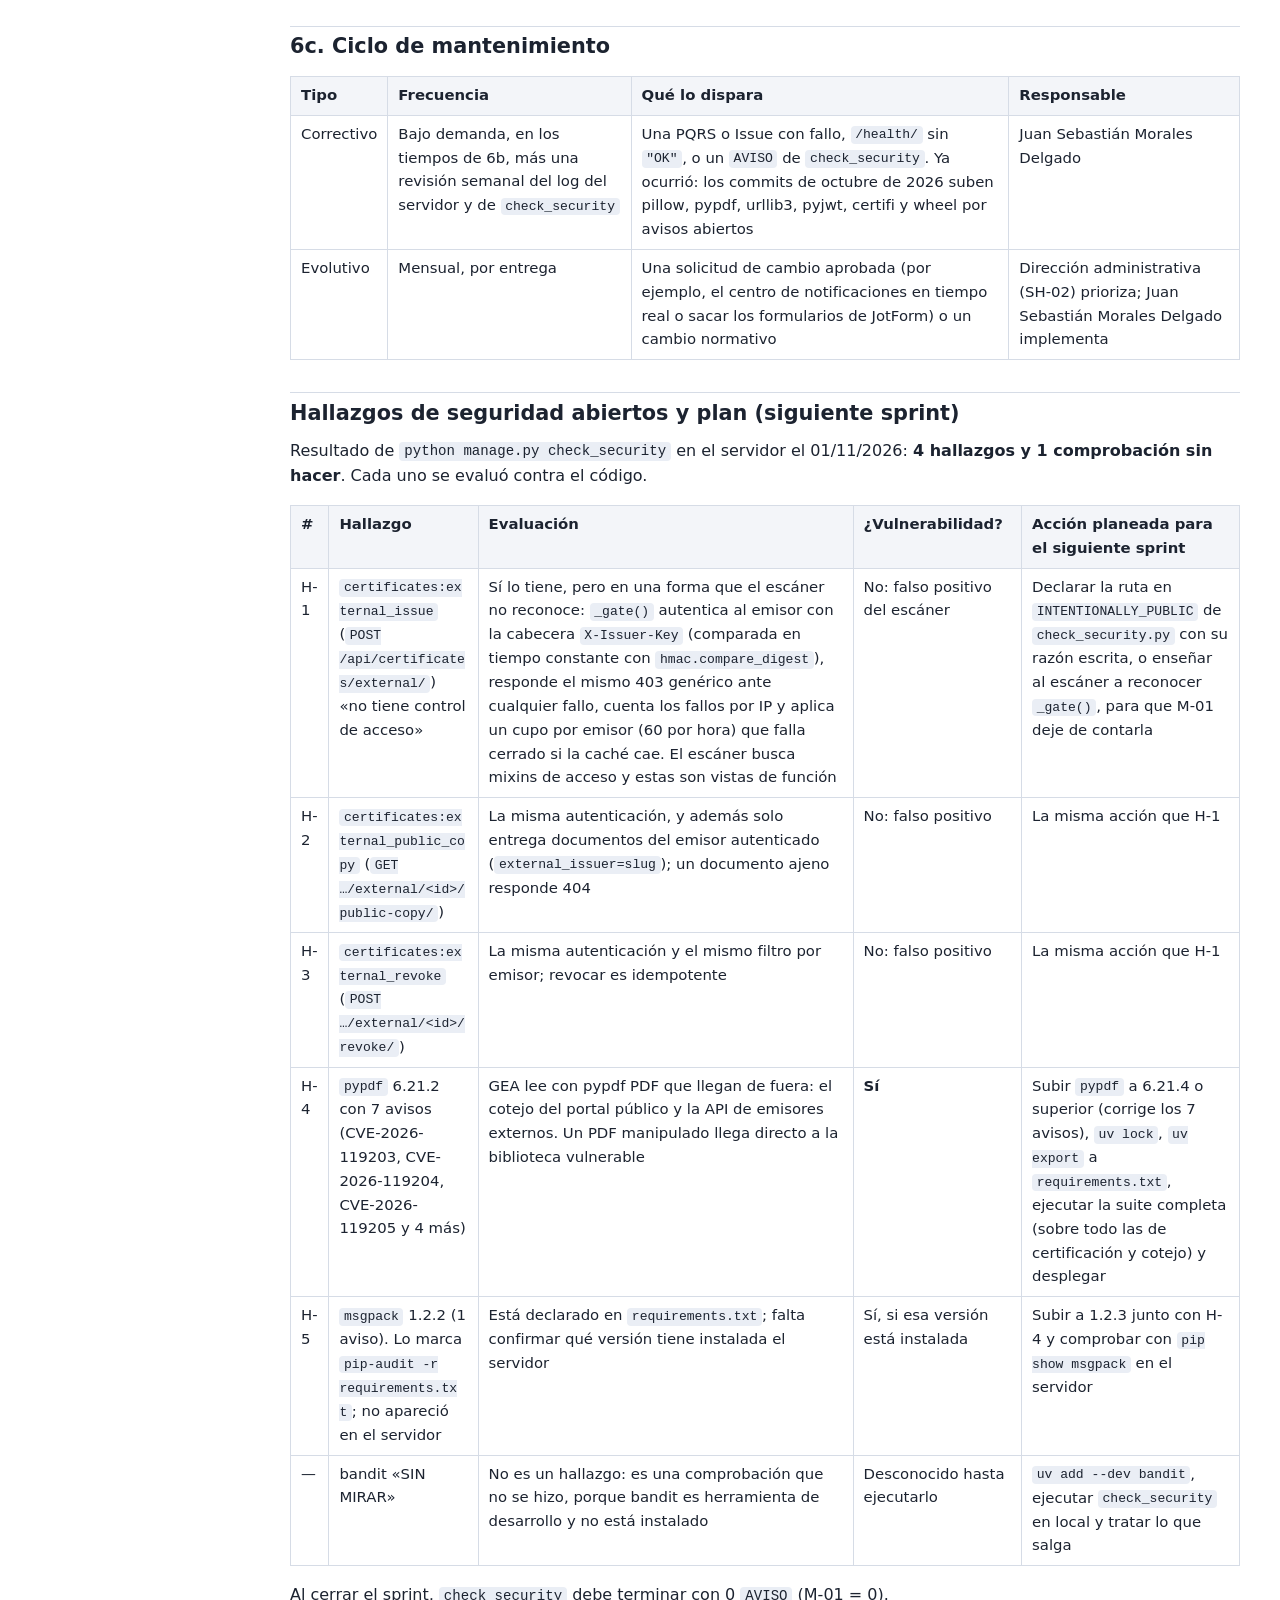
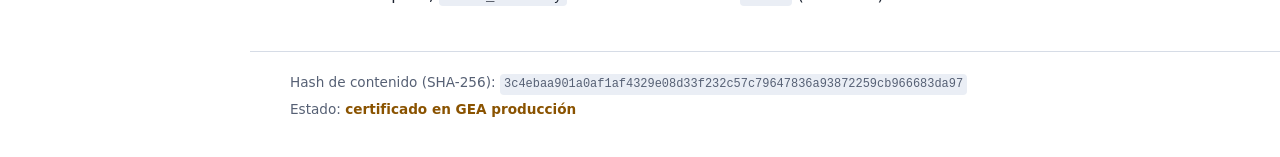
<file: site/soporte.html>
<!DOCTYPE html>
<html lang="es">
<head>
<meta charset="utf-8">
<meta name="viewport" content="width=device-width, initial-scale=1">
<title>Soporte — GEA Grupo 7</title>
<meta name="description" content="Soporte: GEA — Gestión Estratégica de Activos">
<link rel="stylesheet" href="assets/site.css">
</head>
<body>
<a class="skip" href="#contenido">Saltar al contenido</a>
<div class="layout">
<nav class="site-nav" aria-label="Menú principal">
<p class="brand">GEA<span>Grupo 7</span></p>
<ul>
<li><a href="index.html">Inicio</a></li>
<li><a href="calidad.html">Calidad</a></li>
<li><a href="pruebas.html">Pruebas</a></li>
<li><a href="configuracion.html">Configuración</a></li>
<li><a href="despliegue.html">Despliegue</a></li>
<li><a class="current" href="soporte.html" aria-current="page">Soporte</a></li>
<li><a href="documentacion.html">Documentación</a></li>
<li><a href="referencias.html">Referencias</a></li>
</ul>
</nav>
<div class="page">
<main id="contenido">
<h1>Soporte</h1>
<h2 id="6a-canal-y-formato-de-reporte">6a. Canal y formato de reporte</h2>
<p><strong>Canales:</strong></p>
<ul><li><strong>Usuarios externos:</strong> el <strong>formulario PQRS</strong> del propio sitio (módulo <code>pqrs</code>, con plazos legales). Existe en el código.</li><li><strong>Equipo:</strong> <strong>GitHub Issues</strong> del repositorio <strong>[Propuesta]</strong>.</li><li><strong>Vulnerabilidades:</strong> por correo a <code>info@propensionesabogados.com</code> (el mismo contacto de los correos OTP), nunca en un Issue público.</li></ul>
<figure><a href="img/11-flujo-soporte.png"><img src="img/11-flujo-soporte.png" alt="11 flujo soporte" width="1054" height="3922" loading="lazy"></a></figure>
<p><strong>Formato de reporte de incidencia:</strong></p>
<div class="table-wrap"><table><thead><tr><th scope="col">Campo</th><th scope="col">Ejemplo</th></tr></thead><tbody><tr><td>ID / radicado</td><td>INC-2026-031</td></tr><tr><td>Fecha y hora</td><td>01/11/2026 09:42</td></tr><tr><td>Reportado por</td><td>verificador@banco.test (SH-06)</td></tr><tr><td>Módulo o URL</td><td><code>/verify/aegis/asset/certification/</code></td></tr><tr><td>Tipo de usuario</td><td>Verificador externo (sin cuenta)</td></tr><tr><td>Severidad</td><td>Alto</td></tr><tr><td>Descripción y pasos para reproducir</td><td>1. Escribir su correo en el portal de verificación. 2. Pulsar «Enviar código de verificación». 3. No llega el correo</td></tr><tr><td>Resultado esperado / obtenido</td><td>Correo con 6 dígitos / ningún correo en 10 min</td></tr><tr><td>Evidencia</td><td>Captura y hora exacta, para buscar en el log del servidor</td></tr><tr><td>Estado y responsable</td><td>Abierto · Juan Sebastián Morales Delgado</td></tr></tbody></table></div>
<h2 id="6b-niveles-de-severidad">6b. Niveles de severidad</h2>
<p>Los tiempos son <strong>[Propuesta]</strong>: GEA no tiene hoy un acuerdo de nivel de servicio. Los ejemplos son fallos posibles en módulos reales.</p>
<div class="table-wrap"><table><thead><tr><th scope="col">Nivel</th><th scope="col">Ejemplo en el proyecto</th><th scope="col">Tiempo máx. de respuesta</th><th scope="col">Tiempo máx. de solución</th></tr></thead><tbody><tr><td>Crítico</td><td>Nadie puede iniciar sesión, la verificación pública responde 500, o un PDF certificado se descarga por URL directa sin permiso</td><td>1 h</td><td>8 h</td></tr><tr><td>Alto</td><td>El OTP de verificación no llega por correo, o el asistente de aprobación no deja avanzar una orden válida</td><td>4 h</td><td>24 h</td></tr><tr><td>Medio</td><td>La traducción automática falla y queda solo el español, o la vista previa de estampado se ve desplazada</td><td>24 h</td><td>72 h</td></tr><tr><td>Bajo</td><td>Una errata o una traducción pendiente en un <code>.po</code></td><td>72 h</td><td>168 h</td></tr></tbody></table></div>
<h2 id="6c-ciclo-de-mantenimiento">6c. Ciclo de mantenimiento</h2>
<div class="table-wrap"><table><thead><tr><th scope="col">Tipo</th><th scope="col">Frecuencia</th><th scope="col">Qué lo dispara</th><th scope="col">Responsable</th></tr></thead><tbody><tr><td>Correctivo</td><td>Bajo demanda, en los tiempos de 6b, más una revisión semanal del log del servidor y de <code>check_security</code></td><td>Una PQRS o Issue con fallo, <code>/health/</code> sin <code>"OK"</code>, o un <code>AVISO</code> de <code>check_security</code>. Ya ocurrió: los commits de octubre de 2026 suben pillow, pypdf, urllib3, pyjwt, certifi y wheel por avisos abiertos</td><td>Juan Sebastián Morales Delgado</td></tr><tr><td>Evolutivo</td><td>Mensual, por entrega</td><td>Una solicitud de cambio aprobada (por ejemplo, el centro de notificaciones en tiempo real o sacar los formularios de JotForm) o un cambio normativo</td><td>Dirección administrativa (SH-02) prioriza; Juan Sebastián Morales Delgado implementa</td></tr></tbody></table></div>
<h2 id="hallazgos-de-seguridad-abiertos-y-plan-siguiente-sprint">Hallazgos de seguridad abiertos y plan (siguiente sprint)</h2>
<p>Resultado de <code>python manage.py check_security</code> en el servidor el 01/11/2026: <strong>4 hallazgos y 1 comprobación sin hacer</strong>. Cada uno se evaluó contra el código.</p>
<div class="table-wrap"><table><thead><tr><th scope="col">#</th><th scope="col">Hallazgo</th><th scope="col">Evaluación</th><th scope="col">¿Vulnerabilidad?</th><th scope="col">Acción planeada para el siguiente sprint</th></tr></thead><tbody><tr><td>H-1</td><td><code>certificates:external_issue</code> (<code>POST /api/certificates/external/</code>) «no tiene control de acceso»</td><td>Sí lo tiene, pero en una forma que el escáner no reconoce: <code>_gate()</code> autentica al emisor con la cabecera <code>X-Issuer-Key</code> (comparada en tiempo constante con <code>hmac.compare_digest</code>), responde el mismo 403 genérico ante cualquier fallo, cuenta los fallos por IP y aplica un cupo por emisor (60 por hora) que falla cerrado si la caché cae. El escáner busca mixins de acceso y estas son vistas de función</td><td>No: falso positivo del escáner</td><td>Declarar la ruta en <code>INTENTIONALLY_PUBLIC</code> de <code>check_security.py</code> con su razón escrita, o enseñar al escáner a reconocer <code>_gate()</code>, para que M-01 deje de contarla</td></tr><tr><td>H-2</td><td><code>certificates:external_public_copy</code> (<code>GET …/external/&lt;id&gt;/public-copy/</code>)</td><td>La misma autenticación, y además solo entrega documentos del emisor autenticado (<code>external_issuer=slug</code>); un documento ajeno responde 404</td><td>No: falso positivo</td><td>La misma acción que H-1</td></tr><tr><td>H-3</td><td><code>certificates:external_revoke</code> (<code>POST …/external/&lt;id&gt;/revoke/</code>)</td><td>La misma autenticación y el mismo filtro por emisor; revocar es idempotente</td><td>No: falso positivo</td><td>La misma acción que H-1</td></tr><tr><td>H-4</td><td><code>pypdf</code> 6.21.2 con 7 avisos (CVE-2026-119203, CVE-2026-119204, CVE-2026-119205 y 4 más)</td><td>GEA lee con pypdf PDF que llegan de fuera: el cotejo del portal público y la API de emisores externos. Un PDF manipulado llega directo a la biblioteca vulnerable</td><td><strong>Sí</strong></td><td>Subir <code>pypdf</code> a 6.21.4 o superior (corrige los 7 avisos), <code>uv lock</code>, <code>uv export</code> a <code>requirements.txt</code>, ejecutar la suite completa (sobre todo las de certificación y cotejo) y desplegar</td></tr><tr><td>H-5</td><td><code>msgpack</code> 1.2.2 (1 aviso). Lo marca <code>pip-audit -r requirements.txt</code>; no apareció en el servidor</td><td>Está declarado en <code>requirements.txt</code>; falta confirmar qué versión tiene instalada el servidor</td><td>Sí, si esa versión está instalada</td><td>Subir a 1.2.3 junto con H-4 y comprobar con <code>pip show msgpack</code> en el servidor</td></tr><tr><td>—</td><td>bandit «SIN MIRAR»</td><td>No es un hallazgo: es una comprobación que no se hizo, porque bandit es herramienta de desarrollo y no está instalado</td><td>Desconocido hasta ejecutarlo</td><td><code>uv add --dev bandit</code>, ejecutar <code>check_security</code> en local y tratar lo que salga</td></tr></tbody></table></div>
<p>Al cerrar el sprint, <code>check_security</code> debe terminar con 0 <code>AVISO</code> (M-01 = 0).</p>
</main>
<footer class="site-footer">
<p>Hash de contenido (SHA-256): <code>3c4ebaa901a0af1af4329e08d33f232c57c79647836a93872259cb966683da97</code></p>
<p>Estado: <span class="cert-status">certificado en GEA producción</span></p>
</footer>
</div>
</div>
</body>
</html>
</file>
<file: site/assets/site.css>
/* GEA - Grupo 7. Hoja de estilos unica, sin CDN ni fuentes externas. Mobile-first. */
:root {
  --bg: #ffffff;
  --fg: #1c2330;
  --muted: #566074;
  --accent: #0a5aa8;
  --accent-fg: #ffffff;
  --border: #d6dce6;
  --surface: #f3f5f9;
  --code-bg: #eaeef5;
  --ok: #17663a;
  --warn: #8a5300;
  --gutter: 16px;
}

@media (prefers-color-scheme: dark) {
  :root {
    --bg: #11151c;
    --fg: #e5e8ee;
    --muted: #a1abbc;
    --accent: #6cb0ff;
    --accent-fg: #0a1220;
    --border: #2b3340;
    --surface: #19202a;
    --code-bg: #232b37;
    --ok: #62d08d;
    --warn: #f0b45a;
  }
}

*, *::before, *::after { box-sizing: border-box; }

html { -webkit-text-size-adjust: 100%; }

body {
  margin: 0;
  background: var(--bg);
  color: var(--fg);
  font: 16px/1.6 system-ui, -apple-system, "Segoe UI", Roboto, Helvetica, Arial, sans-serif;
  overflow-wrap: break-word;
}

.skip {
  position: absolute;
  left: -999px;
  top: 0;
  background: var(--accent);
  color: var(--accent-fg);
  padding: 8px 12px;
  z-index: 10;
}
.skip:focus { left: 0; }

a { color: var(--accent); text-underline-offset: 2px; }
a:focus-visible { outline: 3px solid var(--accent); outline-offset: 2px; }

/* ---------- Estructura ---------- */
.layout { display: block; }
.page { min-width: 0; }

/* ---------- Menu lateral ---------- */
.site-nav {
  padding: 12px var(--gutter);
  background: var(--surface);
  border-bottom: 1px solid var(--border);
}
.site-nav .brand {
  margin: 0 0 8px;
  font-weight: 700;
  font-size: 1rem;
}
.site-nav .brand span { display: block; font-weight: 400; font-size: .85rem; color: var(--muted); }
.site-nav ul {
  list-style: none;
  margin: 0;
  padding: 0;
  display: flex;
  flex-wrap: wrap;
  gap: 6px;
}
.site-nav a {
  display: block;
  padding: 6px 12px;
  border: 1px solid var(--border);
  border-radius: 999px;
  text-decoration: none;
  color: var(--fg);
  background: var(--bg);
  font-size: .95rem;
}
.site-nav a:hover { border-color: var(--accent); }
.site-nav a.current {
  background: var(--accent);
  border-color: var(--accent);
  color: var(--accent-fg);
  font-weight: 600;
}

/* ---------- Contenido ---------- */
main { padding: 8px var(--gutter) 24px; max-width: 60rem; }

h1 { font-size: 1.75rem; line-height: 1.25; margin: 1.2rem 0 .8rem; }
h2 { font-size: 1.3rem; line-height: 1.3; margin: 2rem 0 .6rem; padding-top: .4rem; border-top: 1px solid var(--border); }
h3 { font-size: 1.1rem; line-height: 1.3; margin: 1.5rem 0 .5rem; }
h4 { font-size: 1rem; margin: 1.2rem 0 .4rem; }
h1 + h2, main > h2:first-of-type { border-top: 0; }

p { margin: .7rem 0; }
ul, ol { padding-left: 1.4rem; margin: .7rem 0; }
li { margin: .3rem 0; }
hr { border: 0; border-top: 1px solid var(--border); margin: 1.5rem 0; }

code {
  font-family: ui-monospace, SFMono-Regular, Consolas, "Liberation Mono", Menlo, monospace;
  font-size: .88em;
  background: var(--code-bg);
  padding: .1em .35em;
  border-radius: 4px;
  overflow-wrap: anywhere;
}

/* ---------- Tablas: tabla normal; en movil se desplaza dentro de su propio contenedor ---------- */
.table-wrap { margin: 1rem 0; overflow-x: auto; max-width: 100%; -webkit-overflow-scrolling: touch; }
table { border-collapse: collapse; width: 100%; font-size: .93rem; }
th, td {
  border: 1px solid var(--border);
  padding: 7px 10px;
  text-align: left;
  vertical-align: top;
  overflow-wrap: break-word;
}
th { background: var(--surface); }

@media screen and (max-width: 767px) {
  .table-wrap { overflow-x: auto; }
  table { min-width: 640px; }
}

/* ---------- Figuras ---------- */
figure { margin: 1.25rem 0; }
figure img {
  display: block;
  max-width: 100%;
  height: auto;
  border: 1px solid var(--border);
  border-radius: 6px;
  background: #fff;
}
figcaption { margin-top: .4rem; font-size: .88rem; color: var(--muted); }
li > figure { margin: .5rem 0; }

/* ---------- Hash y estado ---------- */
.hash-box {
  margin: 1rem 0 1.5rem;
  padding: 12px 14px;
  border: 2px solid var(--accent);
  border-radius: 8px;
  background: var(--surface);
}
.hash-box h2, .hash-box h3 { margin: 0 0 .4rem; padding: 0; border: 0; font-size: 1rem; }
.hash-box p { margin: .3rem 0; }
.hash-box code, .site-footer code { display: inline-block; word-break: break-all; overflow-wrap: anywhere; }
.cert-status { font-weight: 700; color: var(--warn); }

.site-footer {
  padding: 16px var(--gutter) 32px;
  border-top: 1px solid var(--border);
  color: var(--muted);
  font-size: .85rem;
}
.site-footer p { margin: .25rem 0; }

/* ---------- Escritorio: menu a la izquierda ---------- */
@media screen and (min-width: 900px) {
  .layout { display: grid; grid-template-columns: 250px minmax(0, 1fr); align-items: start; }
  .site-nav {
    position: sticky;
    top: 0;
    height: 100vh;
    overflow-y: auto;
    padding: 24px 16px;
    border-bottom: 0;
    border-right: 1px solid var(--border);
  }
  .site-nav ul { flex-direction: column; gap: 4px; }
  .site-nav a { border-radius: 6px; border-color: transparent; background: transparent; }
  .site-nav a.current { border-color: var(--accent); }
  main { padding: 16px 40px 32px; }
  .site-footer { padding: 16px 40px 32px; }
}

/* ---------- Pantallas grandes: columna de contenido mas ancha ---------- */
@media screen and (min-width: 1200px) {
  main { max-width: 1400px; }
}

/* ---------- Portada (print.html) ---------- */
.cover {
  padding: 24px var(--gutter);
  border-bottom: 2px solid var(--accent);
}
.cover .eyebrow { margin: 0; color: var(--muted); font-size: .9rem; }
.cover h1 { margin: .3rem 0 .6rem; font-size: 2rem; }
.cover .meta { margin: .2rem 0; }
.cover .hash { margin-top: 1rem; }
.cover ol { columns: 2; }

/* ---------- Impresion (PDF) ---------- */
@page { size: A4; margin: 18mm; }

@media print {
  :root {
    --bg: #ffffff;
    --fg: #000000;
    --muted: #444444;
    --accent: #0a4d8f;
    --accent-fg: #ffffff;
    --border: #999999;
    --surface: #f2f2f2;
    --code-bg: #eeeeee;
    --warn: #7a4a00;
  }
  html { font-size: 10pt; }
  body { font-size: 10pt; line-height: 1.45; background: #fff; color: #000; }
  .site-nav, .skip { display: none !important; }
  .layout { display: block; }
  main { max-width: none; padding: 0; }
  .site-footer { padding: 8px 0 0; font-size: 8pt; }
  .cover { padding: 0 0 10mm; break-after: page; }
  .doc-section { break-before: page; }
  .doc-section:first-of-type { break-before: auto; }
  h1, h2, h3, h4 { break-after: avoid; }
  h2 { border-top: 0; }
  figure, tr, .hash-box { break-inside: avoid; }
  figure img { max-height: 200mm; width: auto; max-width: 100%; margin: 0 auto; }
  table { font-size: 8.5pt; }
  th, td { padding: 4px 6px; }
  a { color: inherit; text-decoration: none; }
  thead { display: table-header-group; }
}
</file>
